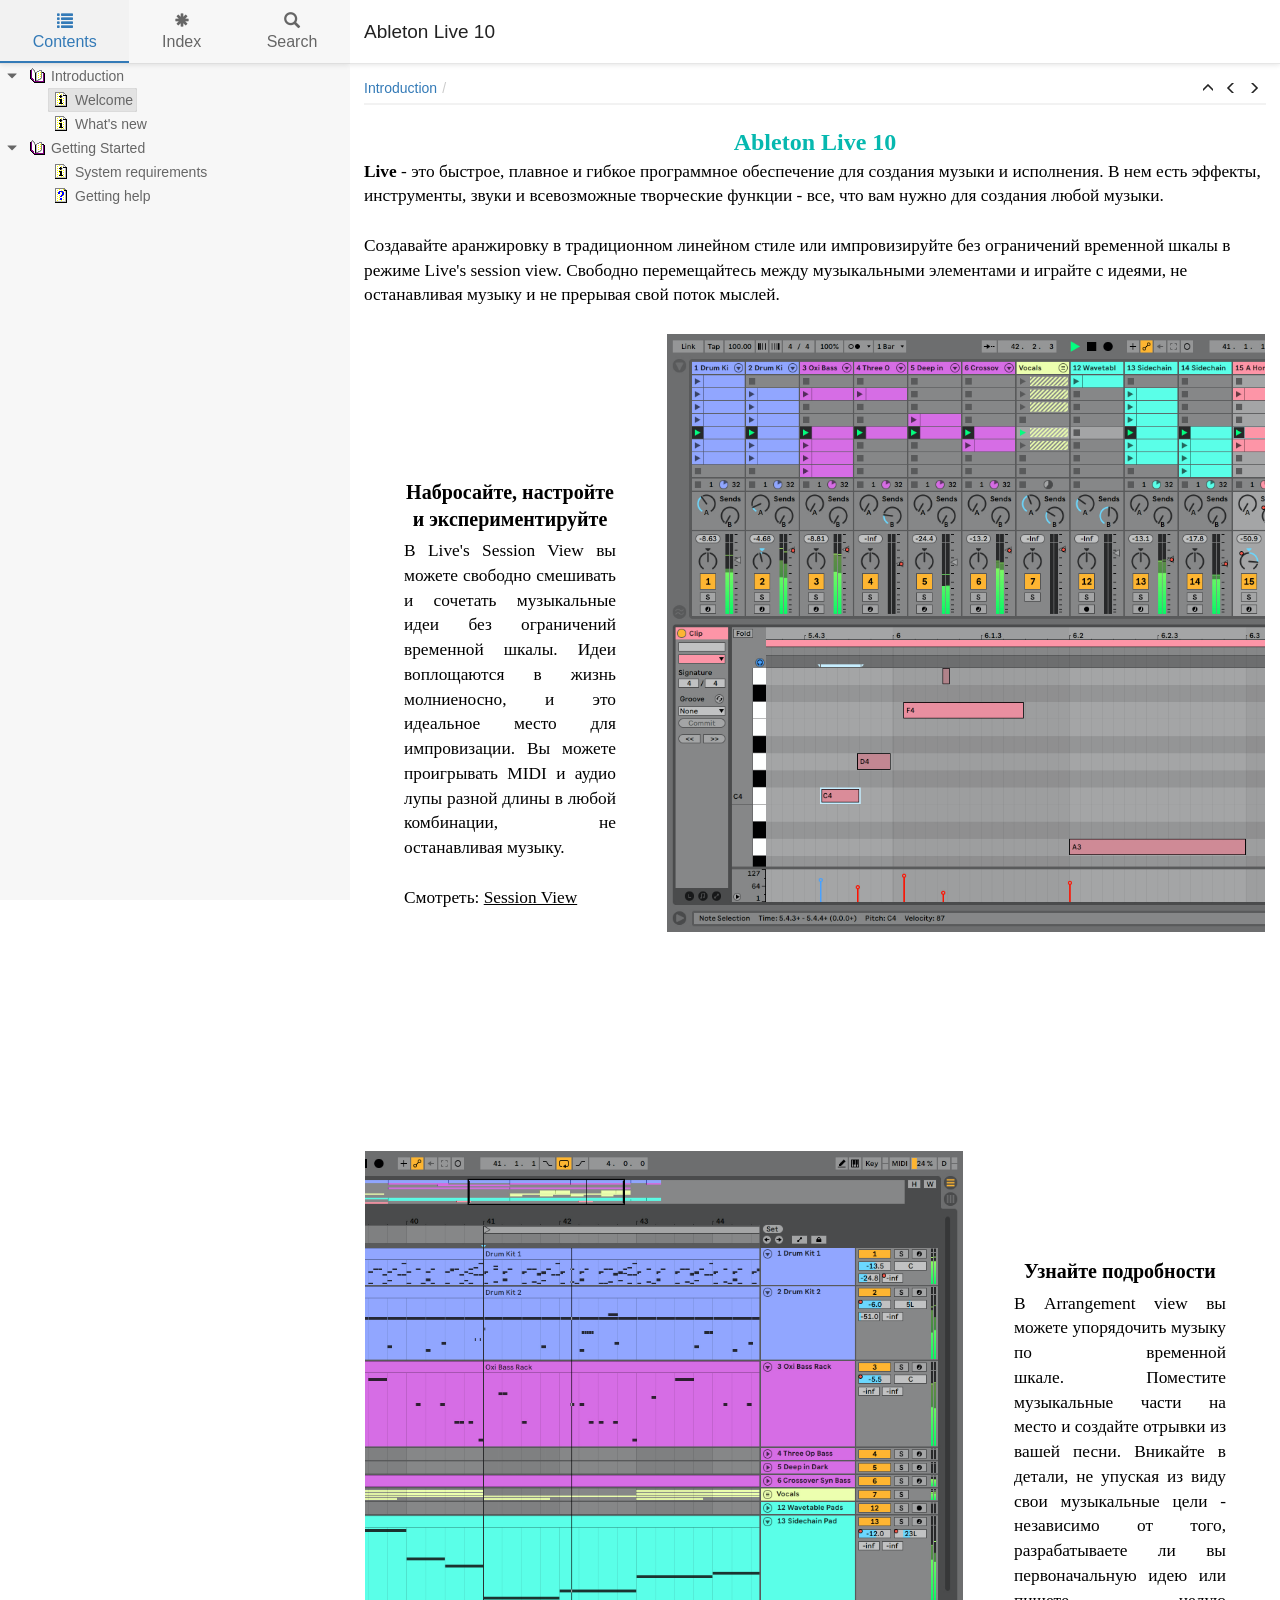
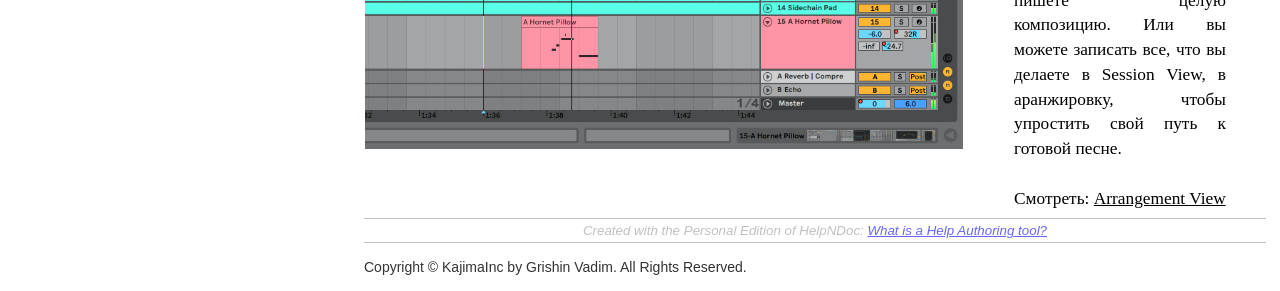
<file: index.html>
<!DOCTYPE html>
<html lang="ru">

<head>

  <meta charset="utf-8" />
  <meta http-equiv="X-UA-Compatible" content="IE=edge" />
  <meta name="generator" content="HelpNDoc Personal Edition 6.9.0.577">
  <meta name="viewport" content="width=device-width, initial-scale=1" />
  <link rel="icon" href="favicon.ico"/>

  <title>Welcome</title>
  <meta name="description" content="" /> 
  <meta name="keywords" content="">



  

  <!-- Twitter Card data -->
  <meta name="twitter:card" content="summary">
  <meta name="twitter:title" content="Welcome">
  <meta name="twitter:description" content="">

  <!-- Open Graph data -->
  <meta property="og:title" content="Welcome" />
  <meta property="og:type" content="article" />
  <meta property="og:description" content="" />
  <meta property="og:site_name" content="Ableton Live 10" /> 

  <!-- Bootstrap core CSS -->
  <link href="vendors/bootstrap-3.4.1/css/bootstrap.min.css" rel="stylesheet"/>

  <!-- IE10 viewport hack for Surface/desktop Windows 8 bug -->
  <link href="vendors/bootstrap-3.4.1/css/ie10-viewport-bug-workaround.css" rel="stylesheet"/>

  <!-- HTML5 shim and Respond.js for IE8 support of HTML5 elements and media queries -->
  <!--[if lt IE 9]>
      <script src="vendors/html5shiv-3.7.3/html5shiv.min.js"></script>
      <script src="vendors/respond-1.4.2/respond.min.js"></script>
    <![endif]-->

  <!-- JsTree styles -->
  <link href="vendors/jstree-3.3.7/themes/default/style.min.css" rel="stylesheet"/>

  <!-- Hnd styles -->
  <link href="css/layout.min.css" rel="stylesheet" />
  <link href="css/effects.min.css" rel="stylesheet" />
  <link href="css/theme-light-blue.min.css" rel="stylesheet" />
  <link href="css/print.min.css" rel="stylesheet" media="print" />
  <style type="text/css">nav { width: 350px} @media screen and (min-width:769px) { body.md-nav-expanded div#main { margin-left: 350px} body.md-nav-expanded header { padding-left: 364px} }</style>

  <!-- Content style -->
  <link href="css/hnd.content.css" rel="stylesheet" />

  



</head>

<body class="md-nav-expanded">



  <div id="skip-link">
    <a href="#main-content" class="element-invisible">Skip to main content</a>
  </div>

  <header class="headroom">
    <button class="hnd-toggle btn btn-default">
      <span class="sr-only">Toggle navigation</span>
      <span class="icon-bar"></span><span class="icon-bar"></span><span class="icon-bar"></span>        
    </button>
    <h1>Ableton Live 10</h1>
    
  </header>

  <nav class="md-nav-expanded">
    <!-- Nav tabs -->
    <ul class="tab-tabs nav nav-tabs" role="tablist">
      <li id="nav-close"> 
        <button class="hnd-toggle btn btn-default">
          <span class="glyphicon glyphicon-remove" aria-hidden="true"></span>
        </button>
      </li>
      
	  
        <li role="presentation" class="tab active">
            <a href="#contents" id="tab-contents" aria-controls="contents" role="tab" data-toggle="tab">
                <i class="glyphicon glyphicon-list"></i>
                Contents
            </a>
        </li>
      
        <li role="presentation" class="tab">
            <a href="#index" id="tab-index" aria-controls="index" role="tab" data-toggle="tab">
                <i class="glyphicon glyphicon-asterisk"></i>
                Index
            </a>
        </li>
      
        <li role="presentation" class="tab">
            <a href="#search" id="tab-search" aria-controls="search" role="tab" data-toggle="tab">
                <i class="glyphicon glyphicon-search"></i>
                Search
            </a>
        </li>
      
    </ul>  <!-- /Nav tabs -->

    <!-- Tab panes -->
    <div class="tab-content">
	  
      <div role="tabpanel" class="tab-pane active" id="contents">
        <div id="toc" class="tree-container unselectable"
            
            data-openlvl="1"
        >
            <ul><li id="Introduction" ><a href="Introduction.html">Introduction</a><ul><li id="Welcome" data-jstree='{"icon": "icon-16"}'><a href="Welcome.html">Welcome</a></li><li id="Whatsnew" data-jstree='{"icon": "icon-16"}'><a href="Whatsnew.html">What's new</a></li></ul></li><li id="GettingStarted" ><a href="GettingStarted.html">Getting Started</a><ul><li id="Systemrequirements" data-jstree='{"icon": "icon-16"}'><a href="Systemrequirements.html">System requirements</a></li><li id="Gettinghelp" ><a href="Gettinghelp.html">Getting help</a></li></ul></li></ul>
        </div>
      </div>  <!-- /contents-->
      
      <div role="tabpanel" class="tab-pane" id="index">
        <div id="keywords" class="tree-container unselectable"
            
            data-openlvl="1"
        >
            <ul></ul>
        </div>
      </div>  <!-- /index-->
      
      <div role="tabpanel" class="tab-pane" id="search">
        <div class="search-content">
          <div class="search-input">
            <form id="search-form">
              <div class="form-group">
                <div class="input-group">
                  <input type="text" class="form-control" id="input-search" name="input-search" placeholder="Search..." />
                  <span class="input-group-btn">
                    <button class="btn btn-default" type="submit">
                      <span class="glyphicon glyphicon-search" aria-hidden="true"></span>
                    </button>
                  </span>
                </div>
              </div>
            </form>
          </div>  <!-- /search-input -->
          <div class="search-result">
            <div id="search-info"></div>
            <div class="tree-container unselectable" id="search-tree"></div>
          </div>  <!-- /search-result -->
        </div>  <!-- /search-content -->
      </div>  <!-- /search-->
      
    </div>  <!-- /Tab panes -->

  </nav>

  <div id="main">

    <article>
        <div id="topic-content" class="container-fluid" 
		  data-hnd-id="Welcome"
		  data-hnd-context="1"
		  data-hnd-title="Welcome"
		>
            
                <div class="navigation">
                    <ol class="breadcrumb">
                        <li><a href="Introduction.html">Introduction</a></li>
                    </ol>
                    <div class="nav-arrows">
                        <div class="btn-group btn-group-xs" role="group"><a class="btn btn-default" href="Introduction.html" title="Introduction" role="button"><span class="glyphicon glyphicon-menu-up" aria-hidden="true"></span></a><a class="btn btn-default" href="Introduction.html" title="Introduction" role="button"><span class="glyphicon glyphicon-menu-left" aria-hidden="true"></span></a><a class="btn btn-default" href="Whatsnew.html" title="What's new" role="button"><span class="glyphicon glyphicon-menu-right" aria-hidden="true"></span></a></div>
                    </div>
                </div> 
            

            <a id="main-content"></a>

            

            <div class="main-content">
                
<p></p>
<p class="rvps4"><span class="rvts18">Ableton Live 10</span></p>
<p class="rvps3"><span class="rvts15">Live</span><span class="rvts14">&nbsp;- это быстрое, плавное и гибкое программное обеспечение для создания музыки и исполнения. В нем есть эффекты, инструменты, звуки и всевозможные творческие функции - все, что вам нужно для создания любой музыки.</span></p>
<p class="rvps3"><span class="rvts14"><br/></span></p>
<p class="rvps3"><span class="rvts14">Создавайте аранжировку в традиционном линейном стиле или импровизируйте без ограничений временной шкалы в режиме Live's session view. Свободно перемещайтесь между музыкальными элементами и играйте с идеями, не останавливая музыку и не прерывая свой поток мыслей.</span></p>
<p class="rvps3"><span class="rvts14"><br/></span></p>
<h3 class="rvps5"><img width="600" height="600" alt="" style="float: right; padding : 1px;" src="lib/screenshot-session-view.png"></h3>
<h3 class="rvps5"><span class="rvts0"><span class="rvts13"><br/></span></span></h3>
<h3 class="rvps5"><span class="rvts0"><span class="rvts13"><br/></span></span></h3>
<h3 class="rvps5"><span class="rvts0"><span class="rvts13"><br/></span></span></h3>
<h3 class="rvps5"><span class="rvts0"><span class="rvts13"><br/></span></span></h3>
<h3 class="rvps8"><span class="rvts0"><span class="rvts17">Набросайте, настройте и экспериментируйте</span></span></h3>
<p class="rvps9"><span class="rvts14">В Live's Session View вы можете свободно смешивать и сочетать музыкальные идеи без ограничений временной шкалы.&nbsp;Идеи воплощаются в жизнь молниеносно, и это идеальное место для импровизации.&nbsp;Вы можете проигрывать MIDI и аудио лупы разной длины в любой комбинации, не останавливая музыку.</span></p>
<p class="rvps9"><span class="rvts14"><br/></span></p>
<p class="rvps9"><span class="rvts14">Смотреть: </span><a class="rvts19" href="https://www.youtube.com/watch?v=LGCxbIw4OR8" target="_blank">Session View</a></p>
<p class="rvps6"><span class="rvts16"><br/></span></p>
<p class="rvps6"><span class="rvts16"><br/></span></p>
<p class="rvps6"><span class="rvts16"><br/></span></p>
<p class="rvps6"><span class="rvts16"><br/></span></p>
<p class="rvps6"><span class="rvts16"><br/></span></p>
<p class="rvps6"><span class="rvts16"><br/></span></p>
<p class="rvps6"><span class="rvts16"><br/></span></p>
<p class="rvps6"><span class="rvts16"><br/></span></p>
<p class="rvps6"><span class="rvts16"><br/></span></p>
<p class="rvps7"><img width="600" height="600" alt="" style="float: left; padding : 1px;" src="lib/screenshot-arrangement-view.png"></p>
<p class="rvps7"><span class="rvts16"><br/></span></p>
<p class="rvps7"><span class="rvts16"><br/></span></p>
<p class="rvps7"><span class="rvts16"><br/></span></p>
<p class="rvps7"><span class="rvts16"><br/></span></p>
<h3 class="rvps10"><span class="rvts0"><span class="rvts17">Узнайте подробности</span></span></h3>
<p class="rvps11"><span class="rvts14">В Arrangement view вы можете упорядочить музыку по временной шкале.&nbsp;Поместите музыкальные части на место и создайте отрывки из вашей песни.&nbsp;Вникайте в детали, не упуская из виду свои музыкальные цели - независимо от того, разрабатываете ли вы первоначальную идею или пишете целую композицию.&nbsp;Или вы можете записать все, что вы делаете в Session View, в аранжировку, чтобы упростить свой путь к готовой песне.</span></p>
<p class="rvps11"><span class="rvts14"><br/></span></p>
<p class="rvps11"><span class="rvts14">Смотреть: </span><a class="rvts19" href="https://www.youtube.com/watch?v=riOD-fnyCsg" target="_blank">Arrangement View</a></p>
<p></p>
<p class="rvps2" style="clear: both;"><span class="rvts6">Created with the Personal Edition of HelpNDoc: </span><a class="rvts7" href="https://www.helpauthoringsoftware.com">What is a Help Authoring tool?</a></p>

            </div>
            
            <div id="topic_footer"><div id="topic_footer_content">Copyright &copy; KajimaInc by Grishin Vadim. All Rights Reserved.</div></div>
        </div>  <!-- /#topic-content -->
    </article>

    <footer></footer>

  </div>  <!-- /#main -->

  <div class="mask" data-toggle="sm-nav-expanded"></div>
  
  <!-- Modal -->
  <div class="modal fade" id="hndModal" tabindex="-1" role="dialog" aria-labelledby="hndModalLabel">
    <div class="modal-dialog" role="document">
      <div class="modal-content">
        <div class="modal-header">
          <button type="button" class="close" data-dismiss="modal" aria-label="Close"><span aria-hidden="true">&times;</span></button>
          <h4 class="modal-title" id="hndModalLabel"></h4>
        </div>
        <div class="modal-body">
        </div>
        <div class="modal-footer">
          <button type="button" class="btn btn-primary modal-btn-close" data-dismiss="modal">Close</button>
        </div>
      </div>
    </div>
  </div>

  <!-- Scripts -->
  <script src="vendors/jquery-3.4.1/jquery.min.js"></script>
  <script src="vendors/bootstrap-3.4.1/js/bootstrap.min.js"></script>
  <script src="vendors/markjs-8.11.1/jquery.mark.min.js"></script>
  <script src="vendors/uri-1.19.1/uri.min.js"></script>
  <script src="vendors/imageMapResizer-1.0.7/imageMapResizer.min.js"></script>
  <!-- IE10 viewport hack for Surface/desktop Windows 8 bug -->
  <script src="vendors/bootstrap-3.4.1/js/ie10-viewport-bug-workaround.js"></script>
  
  <!-- Headroom -->
  <script src="vendors/headroom-0.9.4/headroom.min.js"></script>
  <script src="vendors/headroom-0.9.4/jquery.headroom.min.js"></script>

  <!-- JsTree -->
  <script src="vendors/jstree-3.3.7/jstree.min.js"></script>

  <!-- HelpNDoc scripts -->
  <script src="_translations.js"></script>
  <script src="js/hndsd.min.js"></script>
  <script src="js/hndse.min.js"></script>
  <script src="js/app.min.js"></script>

  <!-- Scripts -->
  <script>
    $(function() {
      // Create the app
      var app = new Hnd.App();
      // Update translations
      hnd_ut(app);
	  // Instanciate imageMapResizer
	  imageMapResize();
	  // Custom JS
	  
      // Boot the app
      app.Boot();
    });
  </script>



</body>

</html>
</file>
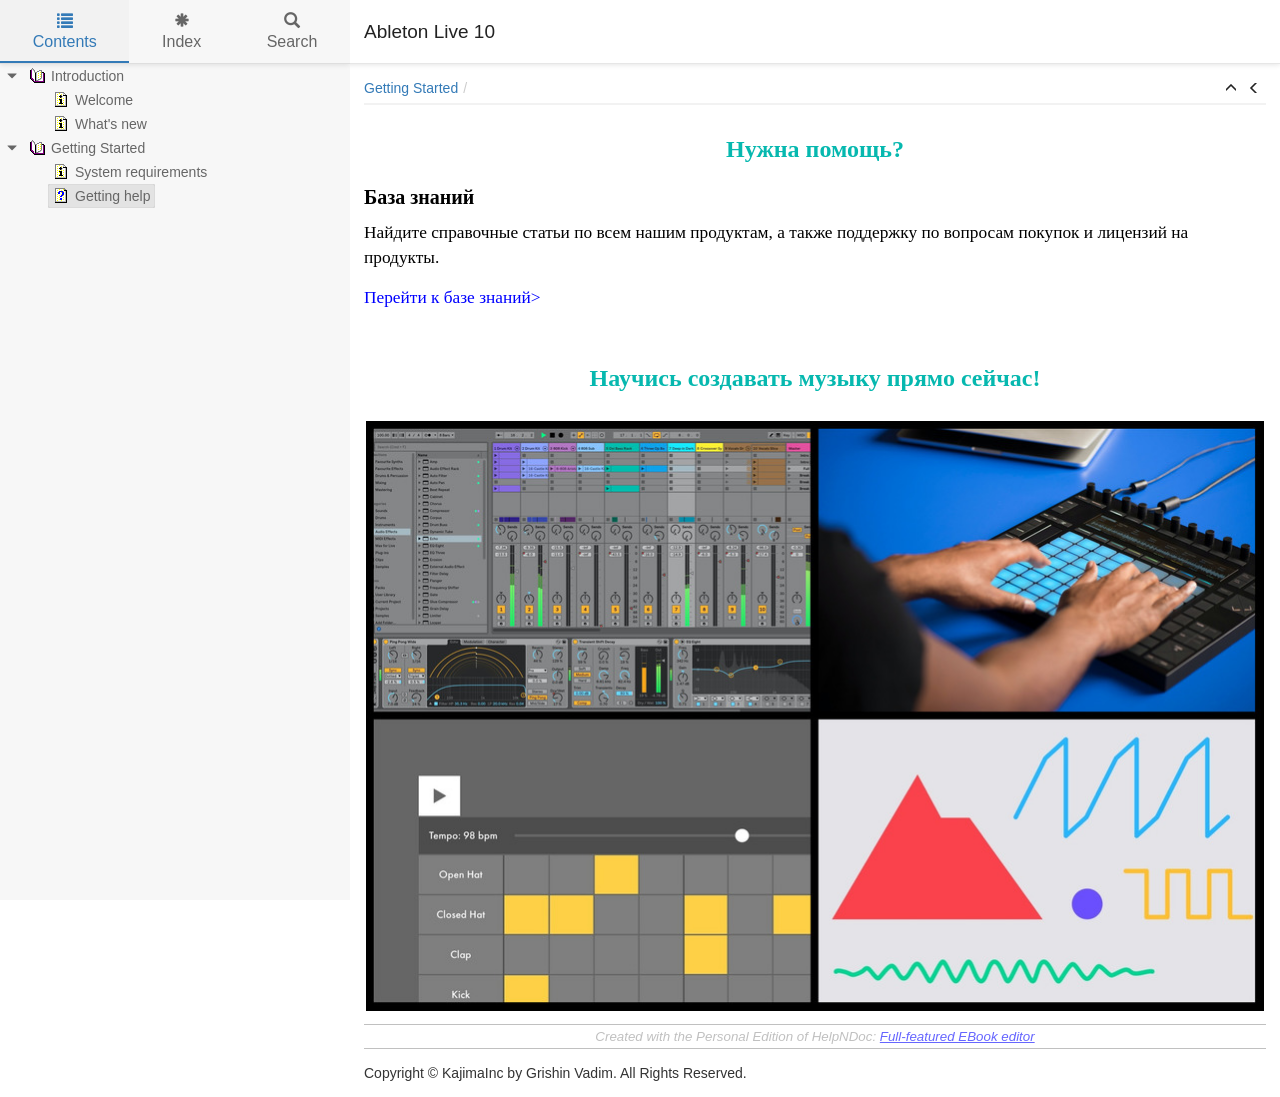
<file: Gettinghelp.html>
<!DOCTYPE html>
<html lang="ru">

<head>

  <meta charset="utf-8" />
  <meta http-equiv="X-UA-Compatible" content="IE=edge" />
  <meta name="generator" content="HelpNDoc Personal Edition 6.9.0.577">
  <meta name="viewport" content="width=device-width, initial-scale=1" />
  <link rel="icon" href="favicon.ico"/>

  <title>Getting help</title>
  <meta name="description" content="" /> 
  <meta name="keywords" content="">



  

  <!-- Twitter Card data -->
  <meta name="twitter:card" content="summary">
  <meta name="twitter:title" content="Getting help">
  <meta name="twitter:description" content="">

  <!-- Open Graph data -->
  <meta property="og:title" content="Getting help" />
  <meta property="og:type" content="article" />
  <meta property="og:description" content="" />
  <meta property="og:site_name" content="Ableton Live 10" /> 

  <!-- Bootstrap core CSS -->
  <link href="vendors/bootstrap-3.4.1/css/bootstrap.min.css" rel="stylesheet"/>

  <!-- IE10 viewport hack for Surface/desktop Windows 8 bug -->
  <link href="vendors/bootstrap-3.4.1/css/ie10-viewport-bug-workaround.css" rel="stylesheet"/>

  <!-- HTML5 shim and Respond.js for IE8 support of HTML5 elements and media queries -->
  <!--[if lt IE 9]>
      <script src="vendors/html5shiv-3.7.3/html5shiv.min.js"></script>
      <script src="vendors/respond-1.4.2/respond.min.js"></script>
    <![endif]-->

  <!-- JsTree styles -->
  <link href="vendors/jstree-3.3.7/themes/default/style.min.css" rel="stylesheet"/>

  <!-- Hnd styles -->
  <link href="css/layout.min.css" rel="stylesheet" />
  <link href="css/effects.min.css" rel="stylesheet" />
  <link href="css/theme-light-blue.min.css" rel="stylesheet" />
  <link href="css/print.min.css" rel="stylesheet" media="print" />
  <style type="text/css">nav { width: 350px} @media screen and (min-width:769px) { body.md-nav-expanded div#main { margin-left: 350px} body.md-nav-expanded header { padding-left: 364px} }</style>

  <!-- Content style -->
  <link href="css/hnd.content.css" rel="stylesheet" />

  



</head>

<body class="md-nav-expanded">



  <div id="skip-link">
    <a href="#main-content" class="element-invisible">Skip to main content</a>
  </div>

  <header class="headroom">
    <button class="hnd-toggle btn btn-default">
      <span class="sr-only">Toggle navigation</span>
      <span class="icon-bar"></span><span class="icon-bar"></span><span class="icon-bar"></span>        
    </button>
    <h1>Ableton Live 10</h1>
    
  </header>

  <nav class="md-nav-expanded">
    <!-- Nav tabs -->
    <ul class="tab-tabs nav nav-tabs" role="tablist">
      <li id="nav-close"> 
        <button class="hnd-toggle btn btn-default">
          <span class="glyphicon glyphicon-remove" aria-hidden="true"></span>
        </button>
      </li>
      
	  
        <li role="presentation" class="tab active">
            <a href="#contents" id="tab-contents" aria-controls="contents" role="tab" data-toggle="tab">
                <i class="glyphicon glyphicon-list"></i>
                Contents
            </a>
        </li>
      
        <li role="presentation" class="tab">
            <a href="#index" id="tab-index" aria-controls="index" role="tab" data-toggle="tab">
                <i class="glyphicon glyphicon-asterisk"></i>
                Index
            </a>
        </li>
      
        <li role="presentation" class="tab">
            <a href="#search" id="tab-search" aria-controls="search" role="tab" data-toggle="tab">
                <i class="glyphicon glyphicon-search"></i>
                Search
            </a>
        </li>
      
    </ul>  <!-- /Nav tabs -->

    <!-- Tab panes -->
    <div class="tab-content">
	  
      <div role="tabpanel" class="tab-pane active" id="contents">
        <div id="toc" class="tree-container unselectable"
            data-url="_toc.json"
            data-openlvl="1"
        >
            
        </div>
      </div>  <!-- /contents-->
      
      <div role="tabpanel" class="tab-pane" id="index">
        <div id="keywords" class="tree-container unselectable"
            data-url="_keywords.json"
            data-openlvl="1"
        >
            
        </div>
      </div>  <!-- /index-->
      
      <div role="tabpanel" class="tab-pane" id="search">
        <div class="search-content">
          <div class="search-input">
            <form id="search-form">
              <div class="form-group">
                <div class="input-group">
                  <input type="text" class="form-control" id="input-search" name="input-search" placeholder="Search..." />
                  <span class="input-group-btn">
                    <button class="btn btn-default" type="submit">
                      <span class="glyphicon glyphicon-search" aria-hidden="true"></span>
                    </button>
                  </span>
                </div>
              </div>
            </form>
          </div>  <!-- /search-input -->
          <div class="search-result">
            <div id="search-info"></div>
            <div class="tree-container unselectable" id="search-tree"></div>
          </div>  <!-- /search-result -->
        </div>  <!-- /search-content -->
      </div>  <!-- /search-->
      
    </div>  <!-- /Tab panes -->

  </nav>

  <div id="main">

    <article>
        <div id="topic-content" class="container-fluid" 
		  data-hnd-id="Gettinghelp"
		  data-hnd-context="5"
		  data-hnd-title="Getting help"
		>
            
                <div class="navigation">
                    <ol class="breadcrumb">
                        <li><a href="GettingStarted.html">Getting Started</a></li>
                    </ol>
                    <div class="nav-arrows">
                        <div class="btn-group btn-group-xs" role="group"><a class="btn btn-default" href="GettingStarted.html" title="Getting Started" role="button"><span class="glyphicon glyphicon-menu-up" aria-hidden="true"></span></a><a class="btn btn-default" href="Systemrequirements.html" title="System requirements" role="button"><span class="glyphicon glyphicon-menu-left" aria-hidden="true"></span></a></div>
                    </div>
                </div> 
            

            <a id="main-content"></a>

            

            <div class="main-content">
                
<p></p>
<h1 class="rvps19"><span class="rvts0"><span class="rvts18">Нужна помощь?</span></span></h1>
<h2 class="rvps20"><span class="rvts0"><span class="rvts17">База знаний</span></span></h2>
<p class="rvps21"><span class="rvts14">Найдите справочные статьи по всем нашим продуктам, а также поддержку по вопросам покупок и лицензий на продукты.</span></p>
<p class="rvps22"><a class="rvts21" href="https://help.ableton.com/hc/en-us" target="_blank">Перейти к базе знаний&gt;</a></p>
<p class="rvps22"><span class="rvts22"><br/></span></p>
<p class="rvps22"><span class="rvts22"><br/></span></p>
<p class="rvps23"><span class="rvts20">Научись создавать музыку прямо сейчас!</span></p>
<p class="rvps22"><span class="rvts22"><br/></span></p>
<p class="rvps23"><img width="900" height="591" alt="" style="padding : 1px;" src="lib/Learning.jpg" usemap="#1257A6AD6D50466B8F4DDD6C6E5328C9"><map name="1257A6AD6D50466B8F4DDD6C6E5328C9"><area shape="rect" coords="8,8,446,292" alt="Learn Live" title="Learn Live" href="https://www.ableton.com/en/live/learn-live/" target="_blank"><area shape="rect" coords="453,8,891,292" alt="Learn Push" title="Learn Push" href="https://www.ableton.com/en/push/learn-push/" target="_blank"><area shape="rect" coords="8,298,447,583" alt="Learning Music" title="Learning Music" href="https://learningmusic.ableton.com/" target="_blank"><area shape="rect" coords="453,298,891,583" alt="Learning Synths" title="Learning Synths" href="https://learningsynths.ableton.com/" target="_blank"></map></p>
<p></p>
<p class="rvps2" style="clear: both;"><span class="rvts6">Created with the Personal Edition of HelpNDoc: </span><a class="rvts7" href="https://www.helpndoc.com/create-epub-ebooks">Full-featured EBook editor</a></p>

            </div>
            
            <div id="topic_footer"><div id="topic_footer_content">Copyright &copy; KajimaInc by Grishin Vadim. All Rights Reserved.</div></div>
        </div>  <!-- /#topic-content -->
    </article>

    <footer></footer>

  </div>  <!-- /#main -->

  <div class="mask" data-toggle="sm-nav-expanded"></div>
  
  <!-- Modal -->
  <div class="modal fade" id="hndModal" tabindex="-1" role="dialog" aria-labelledby="hndModalLabel">
    <div class="modal-dialog" role="document">
      <div class="modal-content">
        <div class="modal-header">
          <button type="button" class="close" data-dismiss="modal" aria-label="Close"><span aria-hidden="true">&times;</span></button>
          <h4 class="modal-title" id="hndModalLabel"></h4>
        </div>
        <div class="modal-body">
        </div>
        <div class="modal-footer">
          <button type="button" class="btn btn-primary modal-btn-close" data-dismiss="modal">Close</button>
        </div>
      </div>
    </div>
  </div>

  <!-- Scripts -->
  <script src="vendors/jquery-3.4.1/jquery.min.js"></script>
  <script src="vendors/bootstrap-3.4.1/js/bootstrap.min.js"></script>
  <script src="vendors/markjs-8.11.1/jquery.mark.min.js"></script>
  <script src="vendors/uri-1.19.1/uri.min.js"></script>
  <script src="vendors/imageMapResizer-1.0.7/imageMapResizer.min.js"></script>
  <!-- IE10 viewport hack for Surface/desktop Windows 8 bug -->
  <script src="vendors/bootstrap-3.4.1/js/ie10-viewport-bug-workaround.js"></script>
  
  <!-- Headroom -->
  <script src="vendors/headroom-0.9.4/headroom.min.js"></script>
  <script src="vendors/headroom-0.9.4/jquery.headroom.min.js"></script>

  <!-- JsTree -->
  <script src="vendors/jstree-3.3.7/jstree.min.js"></script>

  <!-- HelpNDoc scripts -->
  <script src="_translations.js"></script>
  <script src="js/hndsd.min.js"></script>
  <script src="js/hndse.min.js"></script>
  <script src="js/app.min.js"></script>

  <!-- Scripts -->
  <script>
    $(function() {
      // Create the app
      var app = new Hnd.App();
      // Update translations
      hnd_ut(app);
	  // Instanciate imageMapResizer
	  imageMapResize();
	  // Custom JS
	  
      // Boot the app
      app.Boot();
    });
  </script>



</body>

</html>
</file>
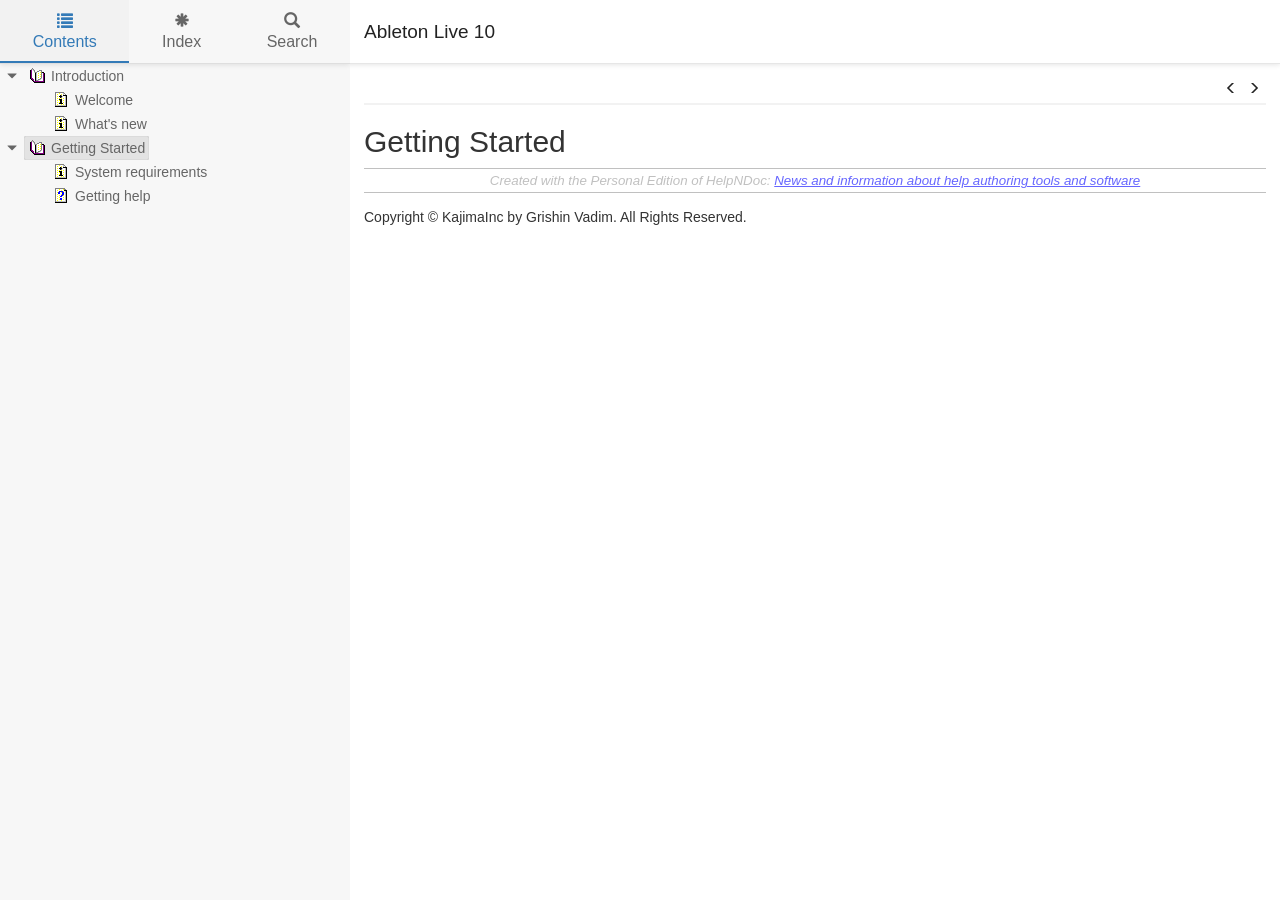
<file: GettingStarted.html>
<!DOCTYPE html>
<html lang="ru">

<head>

  <meta charset="utf-8" />
  <meta http-equiv="X-UA-Compatible" content="IE=edge" />
  <meta name="generator" content="HelpNDoc Personal Edition 6.9.0.577">
  <meta name="viewport" content="width=device-width, initial-scale=1" />
  <link rel="icon" href="favicon.ico"/>

  <title>Getting Started</title>
  <meta name="description" content="" /> 
  <meta name="keywords" content="">



  

  <!-- Twitter Card data -->
  <meta name="twitter:card" content="summary">
  <meta name="twitter:title" content="Getting Started">
  <meta name="twitter:description" content="">

  <!-- Open Graph data -->
  <meta property="og:title" content="Getting Started" />
  <meta property="og:type" content="article" />
  <meta property="og:description" content="" />
  <meta property="og:site_name" content="Ableton Live 10" /> 

  <!-- Bootstrap core CSS -->
  <link href="vendors/bootstrap-3.4.1/css/bootstrap.min.css" rel="stylesheet"/>

  <!-- IE10 viewport hack for Surface/desktop Windows 8 bug -->
  <link href="vendors/bootstrap-3.4.1/css/ie10-viewport-bug-workaround.css" rel="stylesheet"/>

  <!-- HTML5 shim and Respond.js for IE8 support of HTML5 elements and media queries -->
  <!--[if lt IE 9]>
      <script src="vendors/html5shiv-3.7.3/html5shiv.min.js"></script>
      <script src="vendors/respond-1.4.2/respond.min.js"></script>
    <![endif]-->

  <!-- JsTree styles -->
  <link href="vendors/jstree-3.3.7/themes/default/style.min.css" rel="stylesheet"/>

  <!-- Hnd styles -->
  <link href="css/layout.min.css" rel="stylesheet" />
  <link href="css/effects.min.css" rel="stylesheet" />
  <link href="css/theme-light-blue.min.css" rel="stylesheet" />
  <link href="css/print.min.css" rel="stylesheet" media="print" />
  <style type="text/css">nav { width: 350px} @media screen and (min-width:769px) { body.md-nav-expanded div#main { margin-left: 350px} body.md-nav-expanded header { padding-left: 364px} }</style>

  <!-- Content style -->
  <link href="css/hnd.content.css" rel="stylesheet" />

  



</head>

<body class="md-nav-expanded">



  <div id="skip-link">
    <a href="#main-content" class="element-invisible">Skip to main content</a>
  </div>

  <header class="headroom">
    <button class="hnd-toggle btn btn-default">
      <span class="sr-only">Toggle navigation</span>
      <span class="icon-bar"></span><span class="icon-bar"></span><span class="icon-bar"></span>        
    </button>
    <h1>Ableton Live 10</h1>
    
  </header>

  <nav class="md-nav-expanded">
    <!-- Nav tabs -->
    <ul class="tab-tabs nav nav-tabs" role="tablist">
      <li id="nav-close"> 
        <button class="hnd-toggle btn btn-default">
          <span class="glyphicon glyphicon-remove" aria-hidden="true"></span>
        </button>
      </li>
      
	  
        <li role="presentation" class="tab active">
            <a href="#contents" id="tab-contents" aria-controls="contents" role="tab" data-toggle="tab">
                <i class="glyphicon glyphicon-list"></i>
                Contents
            </a>
        </li>
      
        <li role="presentation" class="tab">
            <a href="#index" id="tab-index" aria-controls="index" role="tab" data-toggle="tab">
                <i class="glyphicon glyphicon-asterisk"></i>
                Index
            </a>
        </li>
      
        <li role="presentation" class="tab">
            <a href="#search" id="tab-search" aria-controls="search" role="tab" data-toggle="tab">
                <i class="glyphicon glyphicon-search"></i>
                Search
            </a>
        </li>
      
    </ul>  <!-- /Nav tabs -->

    <!-- Tab panes -->
    <div class="tab-content">
	  
      <div role="tabpanel" class="tab-pane active" id="contents">
        <div id="toc" class="tree-container unselectable"
            data-url="_toc.json"
            data-openlvl="1"
        >
            
        </div>
      </div>  <!-- /contents-->
      
      <div role="tabpanel" class="tab-pane" id="index">
        <div id="keywords" class="tree-container unselectable"
            data-url="_keywords.json"
            data-openlvl="1"
        >
            
        </div>
      </div>  <!-- /index-->
      
      <div role="tabpanel" class="tab-pane" id="search">
        <div class="search-content">
          <div class="search-input">
            <form id="search-form">
              <div class="form-group">
                <div class="input-group">
                  <input type="text" class="form-control" id="input-search" name="input-search" placeholder="Search..." />
                  <span class="input-group-btn">
                    <button class="btn btn-default" type="submit">
                      <span class="glyphicon glyphicon-search" aria-hidden="true"></span>
                    </button>
                  </span>
                </div>
              </div>
            </form>
          </div>  <!-- /search-input -->
          <div class="search-result">
            <div id="search-info"></div>
            <div class="tree-container unselectable" id="search-tree"></div>
          </div>  <!-- /search-result -->
        </div>  <!-- /search-content -->
      </div>  <!-- /search-->
      
    </div>  <!-- /Tab panes -->

  </nav>

  <div id="main">

    <article>
        <div id="topic-content" class="container-fluid" 
		  data-hnd-id="GettingStarted"
		  data-hnd-context="3"
		  data-hnd-title="Getting Started"
		>
            
                <div class="navigation">
                    <ol class="breadcrumb">
                        
                    </ol>
                    <div class="nav-arrows">
                        <div class="btn-group btn-group-xs" role="group"><a class="btn btn-default" href="Whatsnew.html" title="What's new" role="button"><span class="glyphicon glyphicon-menu-left" aria-hidden="true"></span></a><a class="btn btn-default" href="Systemrequirements.html" title="System requirements" role="button"><span class="glyphicon glyphicon-menu-right" aria-hidden="true"></span></a></div>
                    </div>
                </div> 
            

            <a id="main-content"></a>

            <h2>Getting Started</h2>

            <div class="main-content">
                
<p></p>
<p></p>
<p class="rvps2" style="clear: both;"><span class="rvts6">Created with the Personal Edition of HelpNDoc: </span><a class="rvts7" href="https://www.helpauthoringsoftware.com">News and information about help authoring tools and software</a></p>

            </div>
            
            <div id="topic_footer"><div id="topic_footer_content">Copyright &copy; KajimaInc by Grishin Vadim. All Rights Reserved.</div></div>
        </div>  <!-- /#topic-content -->
    </article>

    <footer></footer>

  </div>  <!-- /#main -->

  <div class="mask" data-toggle="sm-nav-expanded"></div>
  
  <!-- Modal -->
  <div class="modal fade" id="hndModal" tabindex="-1" role="dialog" aria-labelledby="hndModalLabel">
    <div class="modal-dialog" role="document">
      <div class="modal-content">
        <div class="modal-header">
          <button type="button" class="close" data-dismiss="modal" aria-label="Close"><span aria-hidden="true">&times;</span></button>
          <h4 class="modal-title" id="hndModalLabel"></h4>
        </div>
        <div class="modal-body">
        </div>
        <div class="modal-footer">
          <button type="button" class="btn btn-primary modal-btn-close" data-dismiss="modal">Close</button>
        </div>
      </div>
    </div>
  </div>

  <!-- Scripts -->
  <script src="vendors/jquery-3.4.1/jquery.min.js"></script>
  <script src="vendors/bootstrap-3.4.1/js/bootstrap.min.js"></script>
  <script src="vendors/markjs-8.11.1/jquery.mark.min.js"></script>
  <script src="vendors/uri-1.19.1/uri.min.js"></script>
  <script src="vendors/imageMapResizer-1.0.7/imageMapResizer.min.js"></script>
  <!-- IE10 viewport hack for Surface/desktop Windows 8 bug -->
  <script src="vendors/bootstrap-3.4.1/js/ie10-viewport-bug-workaround.js"></script>
  
  <!-- Headroom -->
  <script src="vendors/headroom-0.9.4/headroom.min.js"></script>
  <script src="vendors/headroom-0.9.4/jquery.headroom.min.js"></script>

  <!-- JsTree -->
  <script src="vendors/jstree-3.3.7/jstree.min.js"></script>

  <!-- HelpNDoc scripts -->
  <script src="_translations.js"></script>
  <script src="js/hndsd.min.js"></script>
  <script src="js/hndse.min.js"></script>
  <script src="js/app.min.js"></script>

  <!-- Scripts -->
  <script>
    $(function() {
      // Create the app
      var app = new Hnd.App();
      // Update translations
      hnd_ut(app);
	  // Instanciate imageMapResizer
	  imageMapResize();
	  // Custom JS
	  
      // Boot the app
      app.Boot();
    });
  </script>



</body>

</html>
</file>
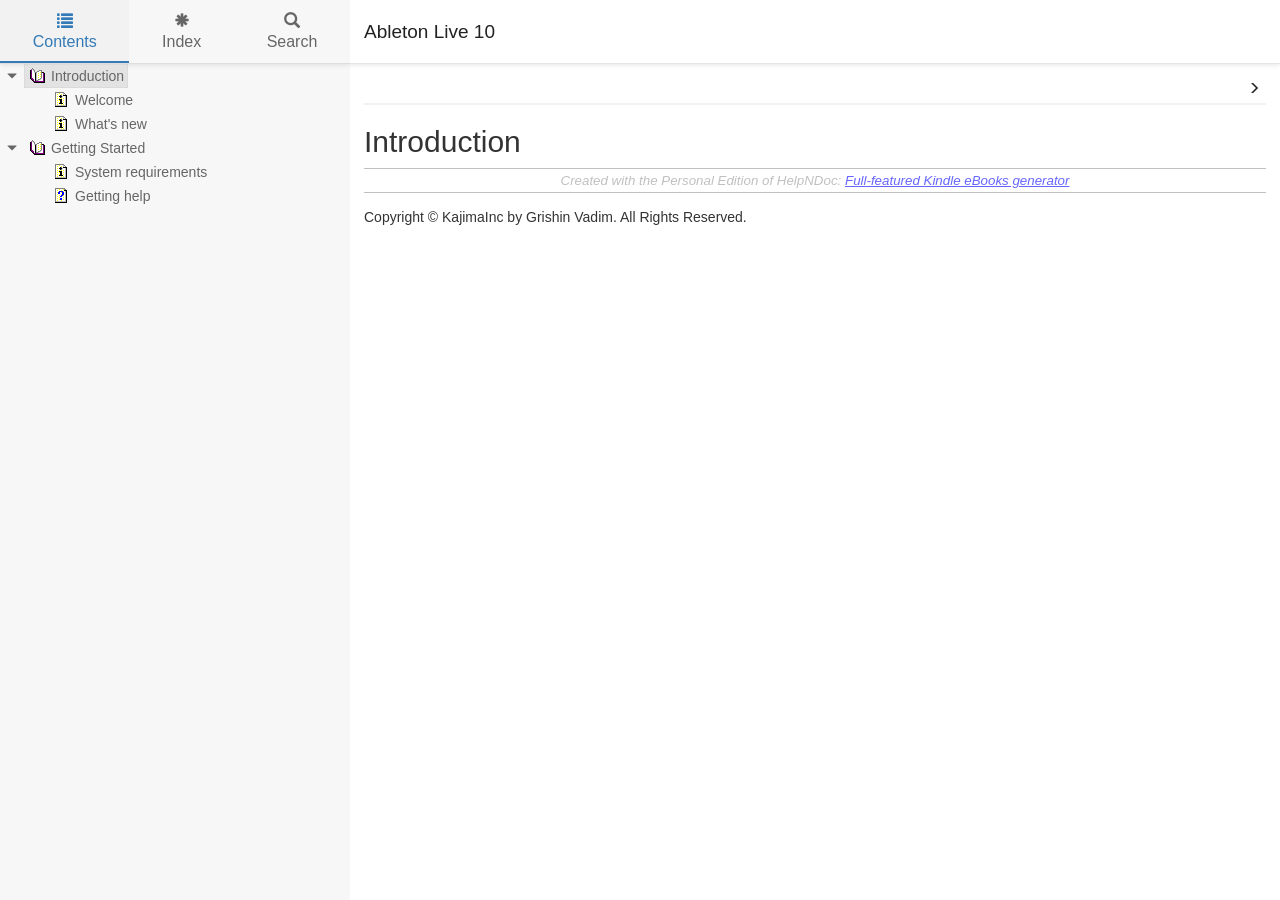
<file: Introduction.html>
<!DOCTYPE html>
<html lang="ru">

<head>

  <meta charset="utf-8" />
  <meta http-equiv="X-UA-Compatible" content="IE=edge" />
  <meta name="generator" content="HelpNDoc Personal Edition 6.9.0.577">
  <meta name="viewport" content="width=device-width, initial-scale=1" />
  <link rel="icon" href="favicon.ico"/>

  <title>Introduction</title>
  <meta name="description" content="" /> 
  <meta name="keywords" content="">



  

  <!-- Twitter Card data -->
  <meta name="twitter:card" content="summary">
  <meta name="twitter:title" content="Introduction">
  <meta name="twitter:description" content="">

  <!-- Open Graph data -->
  <meta property="og:title" content="Introduction" />
  <meta property="og:type" content="article" />
  <meta property="og:description" content="" />
  <meta property="og:site_name" content="Ableton Live 10" /> 

  <!-- Bootstrap core CSS -->
  <link href="vendors/bootstrap-3.4.1/css/bootstrap.min.css" rel="stylesheet"/>

  <!-- IE10 viewport hack for Surface/desktop Windows 8 bug -->
  <link href="vendors/bootstrap-3.4.1/css/ie10-viewport-bug-workaround.css" rel="stylesheet"/>

  <!-- HTML5 shim and Respond.js for IE8 support of HTML5 elements and media queries -->
  <!--[if lt IE 9]>
      <script src="vendors/html5shiv-3.7.3/html5shiv.min.js"></script>
      <script src="vendors/respond-1.4.2/respond.min.js"></script>
    <![endif]-->

  <!-- JsTree styles -->
  <link href="vendors/jstree-3.3.7/themes/default/style.min.css" rel="stylesheet"/>

  <!-- Hnd styles -->
  <link href="css/layout.min.css" rel="stylesheet" />
  <link href="css/effects.min.css" rel="stylesheet" />
  <link href="css/theme-light-blue.min.css" rel="stylesheet" />
  <link href="css/print.min.css" rel="stylesheet" media="print" />
  <style type="text/css">nav { width: 350px} @media screen and (min-width:769px) { body.md-nav-expanded div#main { margin-left: 350px} body.md-nav-expanded header { padding-left: 364px} }</style>

  <!-- Content style -->
  <link href="css/hnd.content.css" rel="stylesheet" />

  



</head>

<body class="md-nav-expanded">



  <div id="skip-link">
    <a href="#main-content" class="element-invisible">Skip to main content</a>
  </div>

  <header class="headroom">
    <button class="hnd-toggle btn btn-default">
      <span class="sr-only">Toggle navigation</span>
      <span class="icon-bar"></span><span class="icon-bar"></span><span class="icon-bar"></span>        
    </button>
    <h1>Ableton Live 10</h1>
    
  </header>

  <nav class="md-nav-expanded">
    <!-- Nav tabs -->
    <ul class="tab-tabs nav nav-tabs" role="tablist">
      <li id="nav-close"> 
        <button class="hnd-toggle btn btn-default">
          <span class="glyphicon glyphicon-remove" aria-hidden="true"></span>
        </button>
      </li>
      
	  
        <li role="presentation" class="tab active">
            <a href="#contents" id="tab-contents" aria-controls="contents" role="tab" data-toggle="tab">
                <i class="glyphicon glyphicon-list"></i>
                Contents
            </a>
        </li>
      
        <li role="presentation" class="tab">
            <a href="#index" id="tab-index" aria-controls="index" role="tab" data-toggle="tab">
                <i class="glyphicon glyphicon-asterisk"></i>
                Index
            </a>
        </li>
      
        <li role="presentation" class="tab">
            <a href="#search" id="tab-search" aria-controls="search" role="tab" data-toggle="tab">
                <i class="glyphicon glyphicon-search"></i>
                Search
            </a>
        </li>
      
    </ul>  <!-- /Nav tabs -->

    <!-- Tab panes -->
    <div class="tab-content">
	  
      <div role="tabpanel" class="tab-pane active" id="contents">
        <div id="toc" class="tree-container unselectable"
            data-url="_toc.json"
            data-openlvl="1"
        >
            
        </div>
      </div>  <!-- /contents-->
      
      <div role="tabpanel" class="tab-pane" id="index">
        <div id="keywords" class="tree-container unselectable"
            data-url="_keywords.json"
            data-openlvl="1"
        >
            
        </div>
      </div>  <!-- /index-->
      
      <div role="tabpanel" class="tab-pane" id="search">
        <div class="search-content">
          <div class="search-input">
            <form id="search-form">
              <div class="form-group">
                <div class="input-group">
                  <input type="text" class="form-control" id="input-search" name="input-search" placeholder="Search..." />
                  <span class="input-group-btn">
                    <button class="btn btn-default" type="submit">
                      <span class="glyphicon glyphicon-search" aria-hidden="true"></span>
                    </button>
                  </span>
                </div>
              </div>
            </form>
          </div>  <!-- /search-input -->
          <div class="search-result">
            <div id="search-info"></div>
            <div class="tree-container unselectable" id="search-tree"></div>
          </div>  <!-- /search-result -->
        </div>  <!-- /search-content -->
      </div>  <!-- /search-->
      
    </div>  <!-- /Tab panes -->

  </nav>

  <div id="main">

    <article>
        <div id="topic-content" class="container-fluid" 
		  data-hnd-id="Introduction"
		  data-hnd-context="0"
		  data-hnd-title="Introduction"
		>
            
                <div class="navigation">
                    <ol class="breadcrumb">
                        
                    </ol>
                    <div class="nav-arrows">
                        <div class="btn-group btn-group-xs" role="group"><a class="btn btn-default" href="Welcome.html" title="Welcome" role="button"><span class="glyphicon glyphicon-menu-right" aria-hidden="true"></span></a></div>
                    </div>
                </div> 
            

            <a id="main-content"></a>

            <h2>Introduction</h2>

            <div class="main-content">
                
<p></p>
<p></p>
<p class="rvps2" style="clear: both;"><span class="rvts6">Created with the Personal Edition of HelpNDoc: </span><a class="rvts7" href="https://www.helpndoc.com/feature-tour/create-ebooks-for-amazon-kindle">Full-featured Kindle eBooks generator</a></p>

            </div>
            
            <div id="topic_footer"><div id="topic_footer_content">Copyright &copy; KajimaInc by Grishin Vadim. All Rights Reserved.</div></div>
        </div>  <!-- /#topic-content -->
    </article>

    <footer></footer>

  </div>  <!-- /#main -->

  <div class="mask" data-toggle="sm-nav-expanded"></div>
  
  <!-- Modal -->
  <div class="modal fade" id="hndModal" tabindex="-1" role="dialog" aria-labelledby="hndModalLabel">
    <div class="modal-dialog" role="document">
      <div class="modal-content">
        <div class="modal-header">
          <button type="button" class="close" data-dismiss="modal" aria-label="Close"><span aria-hidden="true">&times;</span></button>
          <h4 class="modal-title" id="hndModalLabel"></h4>
        </div>
        <div class="modal-body">
        </div>
        <div class="modal-footer">
          <button type="button" class="btn btn-primary modal-btn-close" data-dismiss="modal">Close</button>
        </div>
      </div>
    </div>
  </div>

  <!-- Scripts -->
  <script src="vendors/jquery-3.4.1/jquery.min.js"></script>
  <script src="vendors/bootstrap-3.4.1/js/bootstrap.min.js"></script>
  <script src="vendors/markjs-8.11.1/jquery.mark.min.js"></script>
  <script src="vendors/uri-1.19.1/uri.min.js"></script>
  <script src="vendors/imageMapResizer-1.0.7/imageMapResizer.min.js"></script>
  <!-- IE10 viewport hack for Surface/desktop Windows 8 bug -->
  <script src="vendors/bootstrap-3.4.1/js/ie10-viewport-bug-workaround.js"></script>
  
  <!-- Headroom -->
  <script src="vendors/headroom-0.9.4/headroom.min.js"></script>
  <script src="vendors/headroom-0.9.4/jquery.headroom.min.js"></script>

  <!-- JsTree -->
  <script src="vendors/jstree-3.3.7/jstree.min.js"></script>

  <!-- HelpNDoc scripts -->
  <script src="_translations.js"></script>
  <script src="js/hndsd.min.js"></script>
  <script src="js/hndse.min.js"></script>
  <script src="js/app.min.js"></script>

  <!-- Scripts -->
  <script>
    $(function() {
      // Create the app
      var app = new Hnd.App();
      // Update translations
      hnd_ut(app);
	  // Instanciate imageMapResizer
	  imageMapResize();
	  // Custom JS
	  
      // Boot the app
      app.Boot();
    });
  </script>



</body>

</html>
</file>
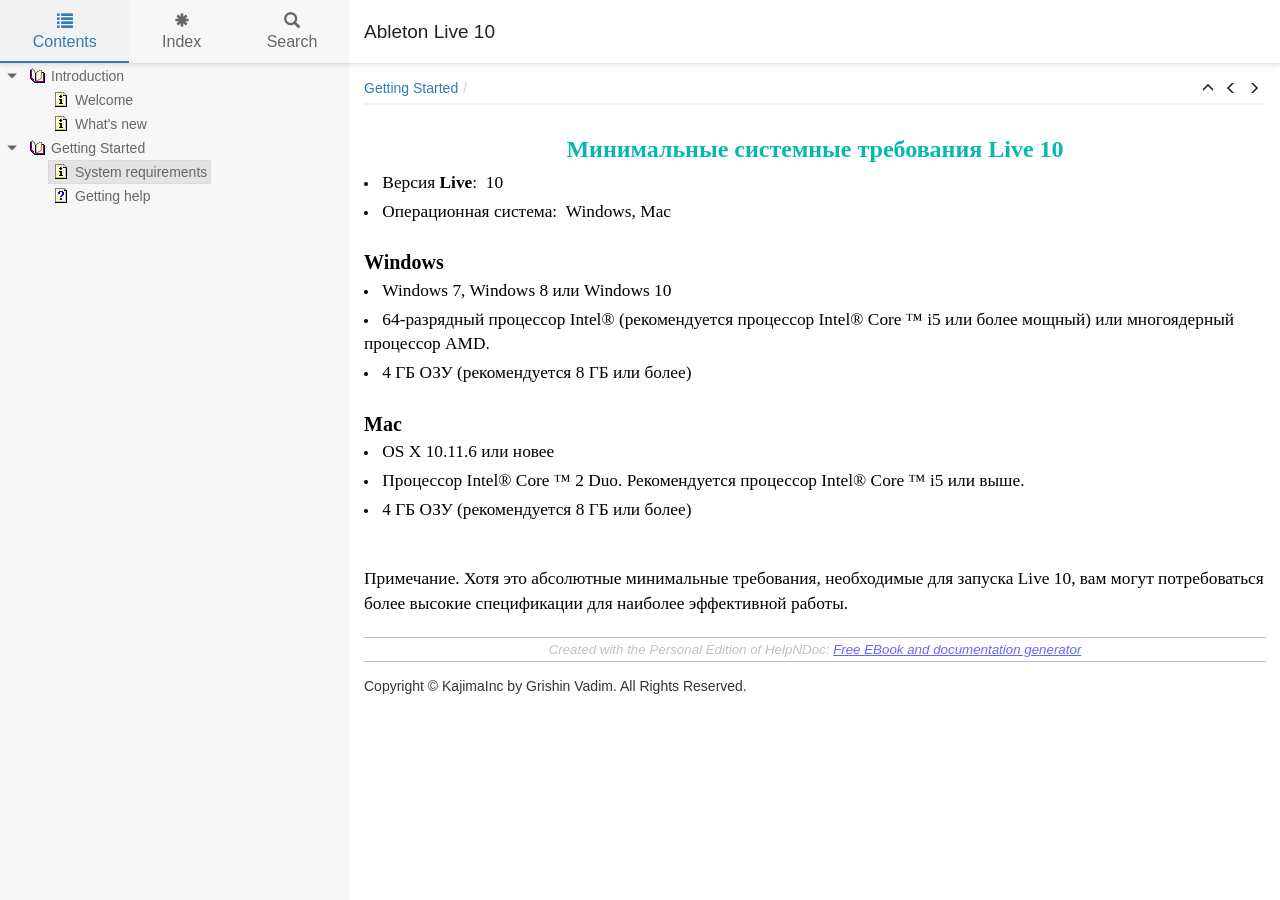
<file: Systemrequirements.html>
<!DOCTYPE html>
<html lang="ru">

<head>

  <meta charset="utf-8" />
  <meta http-equiv="X-UA-Compatible" content="IE=edge" />
  <meta name="generator" content="HelpNDoc Personal Edition 6.9.0.577">
  <meta name="viewport" content="width=device-width, initial-scale=1" />
  <link rel="icon" href="favicon.ico"/>

  <title>System requirements</title>
  <meta name="description" content="" /> 
  <meta name="keywords" content="">



  

  <!-- Twitter Card data -->
  <meta name="twitter:card" content="summary">
  <meta name="twitter:title" content="System requirements">
  <meta name="twitter:description" content="">

  <!-- Open Graph data -->
  <meta property="og:title" content="System requirements" />
  <meta property="og:type" content="article" />
  <meta property="og:description" content="" />
  <meta property="og:site_name" content="Ableton Live 10" /> 

  <!-- Bootstrap core CSS -->
  <link href="vendors/bootstrap-3.4.1/css/bootstrap.min.css" rel="stylesheet"/>

  <!-- IE10 viewport hack for Surface/desktop Windows 8 bug -->
  <link href="vendors/bootstrap-3.4.1/css/ie10-viewport-bug-workaround.css" rel="stylesheet"/>

  <!-- HTML5 shim and Respond.js for IE8 support of HTML5 elements and media queries -->
  <!--[if lt IE 9]>
      <script src="vendors/html5shiv-3.7.3/html5shiv.min.js"></script>
      <script src="vendors/respond-1.4.2/respond.min.js"></script>
    <![endif]-->

  <!-- JsTree styles -->
  <link href="vendors/jstree-3.3.7/themes/default/style.min.css" rel="stylesheet"/>

  <!-- Hnd styles -->
  <link href="css/layout.min.css" rel="stylesheet" />
  <link href="css/effects.min.css" rel="stylesheet" />
  <link href="css/theme-light-blue.min.css" rel="stylesheet" />
  <link href="css/print.min.css" rel="stylesheet" media="print" />
  <style type="text/css">nav { width: 350px} @media screen and (min-width:769px) { body.md-nav-expanded div#main { margin-left: 350px} body.md-nav-expanded header { padding-left: 364px} }</style>

  <!-- Content style -->
  <link href="css/hnd.content.css" rel="stylesheet" />

  



</head>

<body class="md-nav-expanded">



  <div id="skip-link">
    <a href="#main-content" class="element-invisible">Skip to main content</a>
  </div>

  <header class="headroom">
    <button class="hnd-toggle btn btn-default">
      <span class="sr-only">Toggle navigation</span>
      <span class="icon-bar"></span><span class="icon-bar"></span><span class="icon-bar"></span>        
    </button>
    <h1>Ableton Live 10</h1>
    
  </header>

  <nav class="md-nav-expanded">
    <!-- Nav tabs -->
    <ul class="tab-tabs nav nav-tabs" role="tablist">
      <li id="nav-close"> 
        <button class="hnd-toggle btn btn-default">
          <span class="glyphicon glyphicon-remove" aria-hidden="true"></span>
        </button>
      </li>
      
	  
        <li role="presentation" class="tab active">
            <a href="#contents" id="tab-contents" aria-controls="contents" role="tab" data-toggle="tab">
                <i class="glyphicon glyphicon-list"></i>
                Contents
            </a>
        </li>
      
        <li role="presentation" class="tab">
            <a href="#index" id="tab-index" aria-controls="index" role="tab" data-toggle="tab">
                <i class="glyphicon glyphicon-asterisk"></i>
                Index
            </a>
        </li>
      
        <li role="presentation" class="tab">
            <a href="#search" id="tab-search" aria-controls="search" role="tab" data-toggle="tab">
                <i class="glyphicon glyphicon-search"></i>
                Search
            </a>
        </li>
      
    </ul>  <!-- /Nav tabs -->

    <!-- Tab panes -->
    <div class="tab-content">
	  
      <div role="tabpanel" class="tab-pane active" id="contents">
        <div id="toc" class="tree-container unselectable"
            data-url="_toc.json"
            data-openlvl="1"
        >
            
        </div>
      </div>  <!-- /contents-->
      
      <div role="tabpanel" class="tab-pane" id="index">
        <div id="keywords" class="tree-container unselectable"
            data-url="_keywords.json"
            data-openlvl="1"
        >
            
        </div>
      </div>  <!-- /index-->
      
      <div role="tabpanel" class="tab-pane" id="search">
        <div class="search-content">
          <div class="search-input">
            <form id="search-form">
              <div class="form-group">
                <div class="input-group">
                  <input type="text" class="form-control" id="input-search" name="input-search" placeholder="Search..." />
                  <span class="input-group-btn">
                    <button class="btn btn-default" type="submit">
                      <span class="glyphicon glyphicon-search" aria-hidden="true"></span>
                    </button>
                  </span>
                </div>
              </div>
            </form>
          </div>  <!-- /search-input -->
          <div class="search-result">
            <div id="search-info"></div>
            <div class="tree-container unselectable" id="search-tree"></div>
          </div>  <!-- /search-result -->
        </div>  <!-- /search-content -->
      </div>  <!-- /search-->
      
    </div>  <!-- /Tab panes -->

  </nav>

  <div id="main">

    <article>
        <div id="topic-content" class="container-fluid" 
		  data-hnd-id="Systemrequirements"
		  data-hnd-context="4"
		  data-hnd-title="System requirements"
		>
            
                <div class="navigation">
                    <ol class="breadcrumb">
                        <li><a href="GettingStarted.html">Getting Started</a></li>
                    </ol>
                    <div class="nav-arrows">
                        <div class="btn-group btn-group-xs" role="group"><a class="btn btn-default" href="GettingStarted.html" title="Getting Started" role="button"><span class="glyphicon glyphicon-menu-up" aria-hidden="true"></span></a><a class="btn btn-default" href="GettingStarted.html" title="Getting Started" role="button"><span class="glyphicon glyphicon-menu-left" aria-hidden="true"></span></a><a class="btn btn-default" href="Gettinghelp.html" title="Getting help" role="button"><span class="glyphicon glyphicon-menu-right" aria-hidden="true"></span></a></div>
                    </div>
                </div> 
            

            <a id="main-content"></a>

            

            <div class="main-content">
                
<p></p>
<h1 class="rvps18"><span class="rvts0"><span class="rvts18">Минимальные системные требования Live 10</span></span></h1>
<ul style="text-indent: 0px; padding: 0; margin: 0 0 0 0px; list-style-position: inside;">
<li style="margin-left: 0px" class="rvps16"><span class="rvts14">Версия</span><span class="rvts15">&nbsp;Live</span><span class="rvts14">:&nbsp;&nbsp;10</span></li>
<li style="margin-left: 0px" class="rvps13"><span class="rvts14">Операционная система:&nbsp;&nbsp;Windows, Mac</span></li>
</ul>
<h3 class="rvps17"><span class="rvts0"><span class="rvts17">Windows</span></span></h3>
<ul style="text-indent: 0px; padding: 0; margin: 0 0 0 0px; list-style-position: inside;">
<li style="margin-left: 0px" class="rvps16"><span class="rvts14">Windows 7, Windows 8 или Windows 10&nbsp;</span></li>
<li style="margin-left: 0px" class="rvps16"><span class="rvts14">64-разрядный процессор Intel® (рекомендуется процессор Intel® Core ™ i5 или более мощный) или многоядерный процессор AMD.</span></li>
<li style="margin-left: 0px" class="rvps13"><span class="rvts14">4 ГБ ОЗУ (рекомендуется 8 ГБ или более)</span></li>
</ul>
<h3 class="rvps17"><span class="rvts0"><span class="rvts17">Mac</span></span></h3>
<ul style="text-indent: 0px; padding: 0; margin: 0 0 0 0px; list-style-position: inside;">
<li style="margin-left: 0px" class="rvps16"><span class="rvts14">OS X 10.11.6 или новее</span></li>
<li style="margin-left: 0px" class="rvps16"><span class="rvts14">Процессор Intel® Core ™ 2 Duo.&nbsp;Рекомендуется процессор Intel® Core ™ i5 или выше.</span></li>
<li style="margin-left: 0px" class="rvps13"><span class="rvts14">4 ГБ ОЗУ (рекомендуется 8 ГБ или более)</span></li>
</ul>
<p class="rvps15"><span class="rvts14"><br/></span></p>
<p class="rvps15"><span class="rvts14">Примечание.&nbsp;Хотя это абсолютные минимальные требования, необходимые для запуска Live 10, вам могут потребоваться более высокие спецификации для наиболее эффективной работы.</span></p>
<p></p>
<p class="rvps2" style="clear: both;"><span class="rvts6">Created with the Personal Edition of HelpNDoc: </span><a class="rvts7" href="https://www.helpndoc.com">Free EBook and documentation generator</a></p>

            </div>
            
            <div id="topic_footer"><div id="topic_footer_content">Copyright &copy; KajimaInc by Grishin Vadim. All Rights Reserved.</div></div>
        </div>  <!-- /#topic-content -->
    </article>

    <footer></footer>

  </div>  <!-- /#main -->

  <div class="mask" data-toggle="sm-nav-expanded"></div>
  
  <!-- Modal -->
  <div class="modal fade" id="hndModal" tabindex="-1" role="dialog" aria-labelledby="hndModalLabel">
    <div class="modal-dialog" role="document">
      <div class="modal-content">
        <div class="modal-header">
          <button type="button" class="close" data-dismiss="modal" aria-label="Close"><span aria-hidden="true">&times;</span></button>
          <h4 class="modal-title" id="hndModalLabel"></h4>
        </div>
        <div class="modal-body">
        </div>
        <div class="modal-footer">
          <button type="button" class="btn btn-primary modal-btn-close" data-dismiss="modal">Close</button>
        </div>
      </div>
    </div>
  </div>

  <!-- Scripts -->
  <script src="vendors/jquery-3.4.1/jquery.min.js"></script>
  <script src="vendors/bootstrap-3.4.1/js/bootstrap.min.js"></script>
  <script src="vendors/markjs-8.11.1/jquery.mark.min.js"></script>
  <script src="vendors/uri-1.19.1/uri.min.js"></script>
  <script src="vendors/imageMapResizer-1.0.7/imageMapResizer.min.js"></script>
  <!-- IE10 viewport hack for Surface/desktop Windows 8 bug -->
  <script src="vendors/bootstrap-3.4.1/js/ie10-viewport-bug-workaround.js"></script>
  
  <!-- Headroom -->
  <script src="vendors/headroom-0.9.4/headroom.min.js"></script>
  <script src="vendors/headroom-0.9.4/jquery.headroom.min.js"></script>

  <!-- JsTree -->
  <script src="vendors/jstree-3.3.7/jstree.min.js"></script>

  <!-- HelpNDoc scripts -->
  <script src="_translations.js"></script>
  <script src="js/hndsd.min.js"></script>
  <script src="js/hndse.min.js"></script>
  <script src="js/app.min.js"></script>

  <!-- Scripts -->
  <script>
    $(function() {
      // Create the app
      var app = new Hnd.App();
      // Update translations
      hnd_ut(app);
	  // Instanciate imageMapResizer
	  imageMapResize();
	  // Custom JS
	  
      // Boot the app
      app.Boot();
    });
  </script>



</body>

</html>
</file>
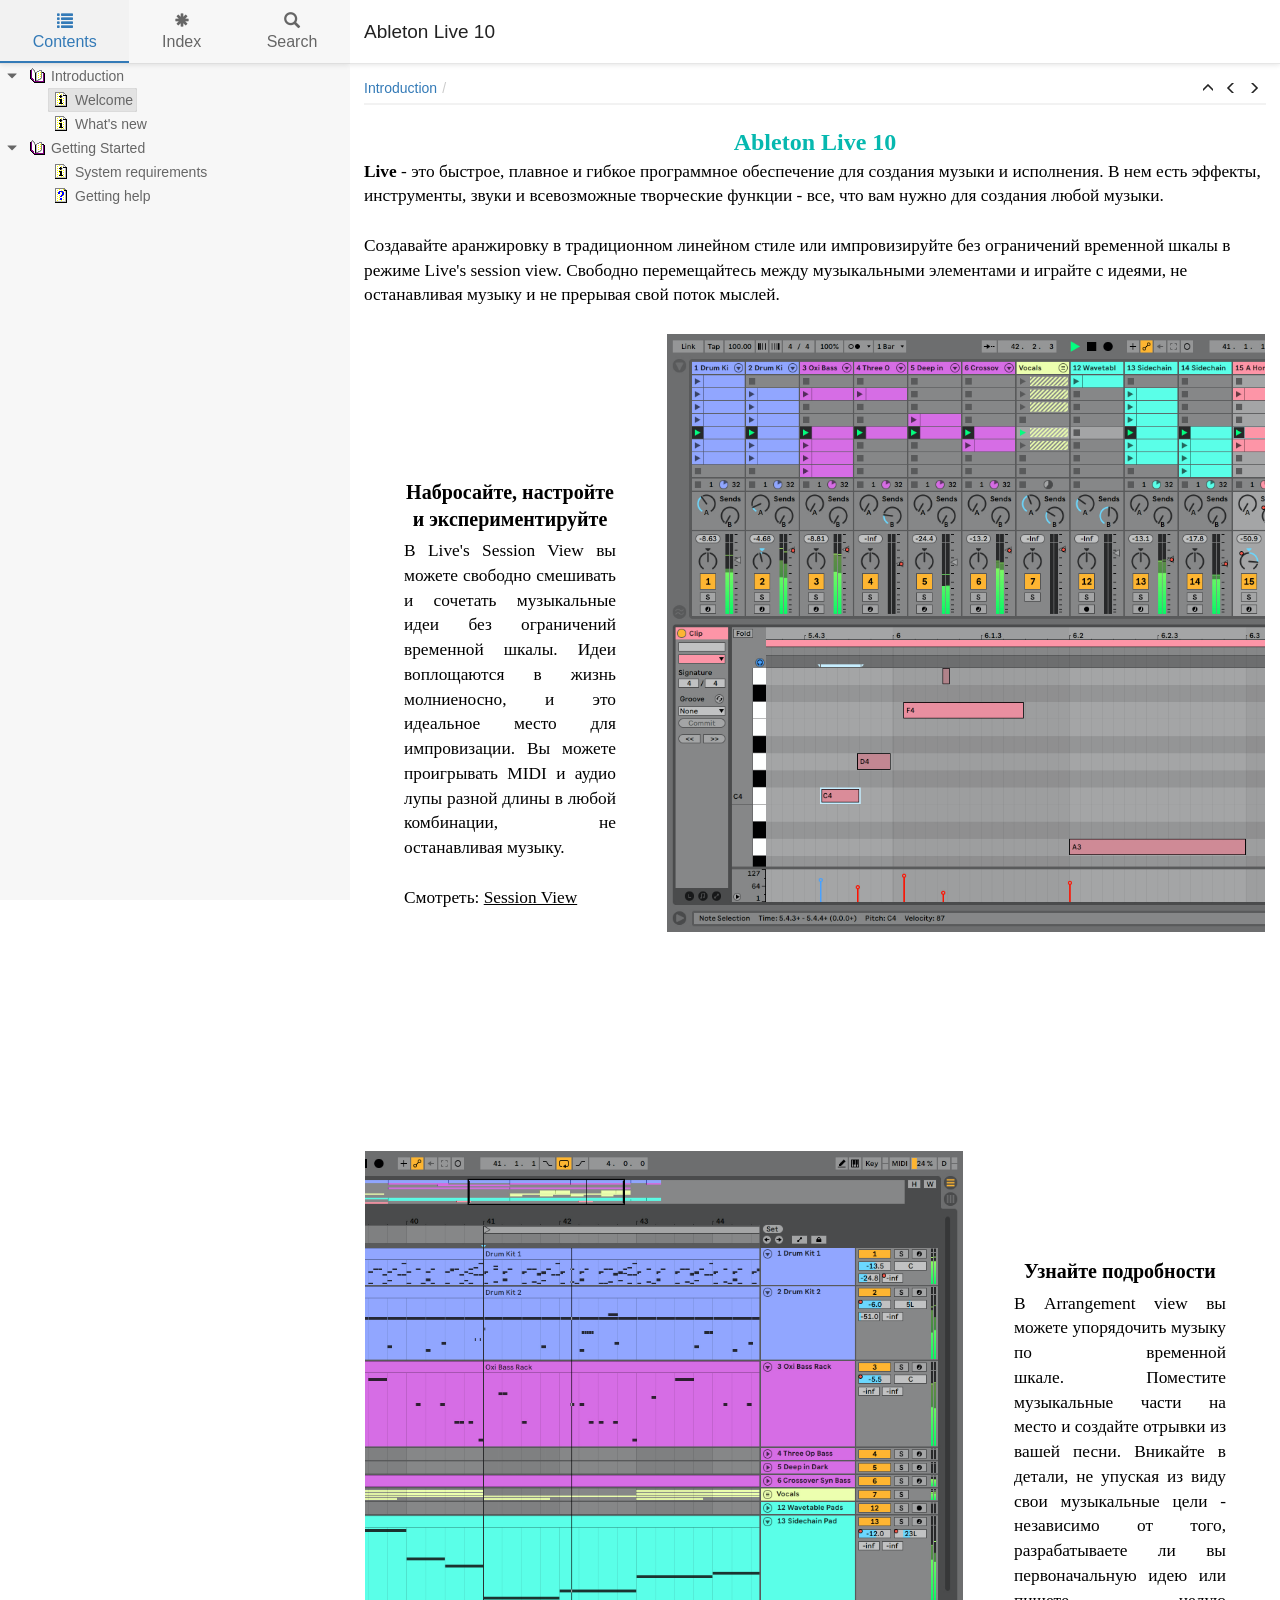
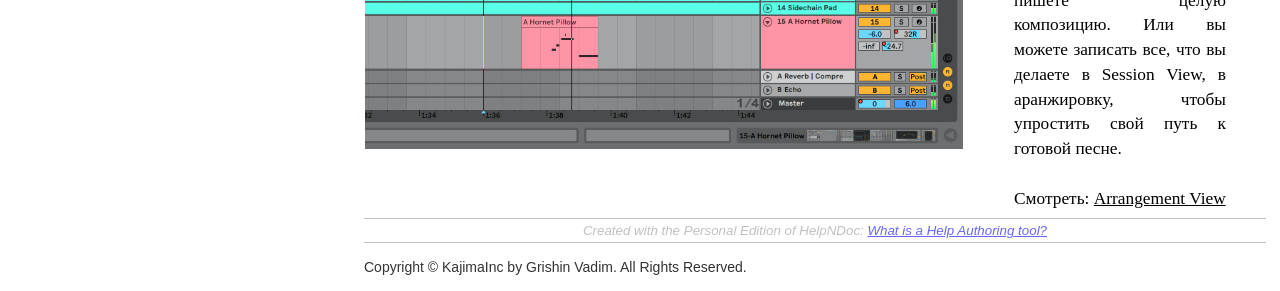
<file: Welcome.html>
<!DOCTYPE html>
<html lang="ru">

<head>

  <meta charset="utf-8" />
  <meta http-equiv="X-UA-Compatible" content="IE=edge" />
  <meta name="generator" content="HelpNDoc Personal Edition 6.9.0.577">
  <meta name="viewport" content="width=device-width, initial-scale=1" />
  <link rel="icon" href="favicon.ico"/>

  <title>Welcome</title>
  <meta name="description" content="" /> 
  <meta name="keywords" content="">



  

  <!-- Twitter Card data -->
  <meta name="twitter:card" content="summary">
  <meta name="twitter:title" content="Welcome">
  <meta name="twitter:description" content="">

  <!-- Open Graph data -->
  <meta property="og:title" content="Welcome" />
  <meta property="og:type" content="article" />
  <meta property="og:description" content="" />
  <meta property="og:site_name" content="Ableton Live 10" /> 

  <!-- Bootstrap core CSS -->
  <link href="vendors/bootstrap-3.4.1/css/bootstrap.min.css" rel="stylesheet"/>

  <!-- IE10 viewport hack for Surface/desktop Windows 8 bug -->
  <link href="vendors/bootstrap-3.4.1/css/ie10-viewport-bug-workaround.css" rel="stylesheet"/>

  <!-- HTML5 shim and Respond.js for IE8 support of HTML5 elements and media queries -->
  <!--[if lt IE 9]>
      <script src="vendors/html5shiv-3.7.3/html5shiv.min.js"></script>
      <script src="vendors/respond-1.4.2/respond.min.js"></script>
    <![endif]-->

  <!-- JsTree styles -->
  <link href="vendors/jstree-3.3.7/themes/default/style.min.css" rel="stylesheet"/>

  <!-- Hnd styles -->
  <link href="css/layout.min.css" rel="stylesheet" />
  <link href="css/effects.min.css" rel="stylesheet" />
  <link href="css/theme-light-blue.min.css" rel="stylesheet" />
  <link href="css/print.min.css" rel="stylesheet" media="print" />
  <style type="text/css">nav { width: 350px} @media screen and (min-width:769px) { body.md-nav-expanded div#main { margin-left: 350px} body.md-nav-expanded header { padding-left: 364px} }</style>

  <!-- Content style -->
  <link href="css/hnd.content.css" rel="stylesheet" />

  



</head>

<body class="md-nav-expanded">



  <div id="skip-link">
    <a href="#main-content" class="element-invisible">Skip to main content</a>
  </div>

  <header class="headroom">
    <button class="hnd-toggle btn btn-default">
      <span class="sr-only">Toggle navigation</span>
      <span class="icon-bar"></span><span class="icon-bar"></span><span class="icon-bar"></span>        
    </button>
    <h1>Ableton Live 10</h1>
    
  </header>

  <nav class="md-nav-expanded">
    <!-- Nav tabs -->
    <ul class="tab-tabs nav nav-tabs" role="tablist">
      <li id="nav-close"> 
        <button class="hnd-toggle btn btn-default">
          <span class="glyphicon glyphicon-remove" aria-hidden="true"></span>
        </button>
      </li>
      
	  
        <li role="presentation" class="tab active">
            <a href="#contents" id="tab-contents" aria-controls="contents" role="tab" data-toggle="tab">
                <i class="glyphicon glyphicon-list"></i>
                Contents
            </a>
        </li>
      
        <li role="presentation" class="tab">
            <a href="#index" id="tab-index" aria-controls="index" role="tab" data-toggle="tab">
                <i class="glyphicon glyphicon-asterisk"></i>
                Index
            </a>
        </li>
      
        <li role="presentation" class="tab">
            <a href="#search" id="tab-search" aria-controls="search" role="tab" data-toggle="tab">
                <i class="glyphicon glyphicon-search"></i>
                Search
            </a>
        </li>
      
    </ul>  <!-- /Nav tabs -->

    <!-- Tab panes -->
    <div class="tab-content">
	  
      <div role="tabpanel" class="tab-pane active" id="contents">
        <div id="toc" class="tree-container unselectable"
            data-url="_toc.json"
            data-openlvl="1"
        >
            
        </div>
      </div>  <!-- /contents-->
      
      <div role="tabpanel" class="tab-pane" id="index">
        <div id="keywords" class="tree-container unselectable"
            data-url="_keywords.json"
            data-openlvl="1"
        >
            
        </div>
      </div>  <!-- /index-->
      
      <div role="tabpanel" class="tab-pane" id="search">
        <div class="search-content">
          <div class="search-input">
            <form id="search-form">
              <div class="form-group">
                <div class="input-group">
                  <input type="text" class="form-control" id="input-search" name="input-search" placeholder="Search..." />
                  <span class="input-group-btn">
                    <button class="btn btn-default" type="submit">
                      <span class="glyphicon glyphicon-search" aria-hidden="true"></span>
                    </button>
                  </span>
                </div>
              </div>
            </form>
          </div>  <!-- /search-input -->
          <div class="search-result">
            <div id="search-info"></div>
            <div class="tree-container unselectable" id="search-tree"></div>
          </div>  <!-- /search-result -->
        </div>  <!-- /search-content -->
      </div>  <!-- /search-->
      
    </div>  <!-- /Tab panes -->

  </nav>

  <div id="main">

    <article>
        <div id="topic-content" class="container-fluid" 
		  data-hnd-id="Welcome"
		  data-hnd-context="1"
		  data-hnd-title="Welcome"
		>
            
                <div class="navigation">
                    <ol class="breadcrumb">
                        <li><a href="Introduction.html">Introduction</a></li>
                    </ol>
                    <div class="nav-arrows">
                        <div class="btn-group btn-group-xs" role="group"><a class="btn btn-default" href="Introduction.html" title="Introduction" role="button"><span class="glyphicon glyphicon-menu-up" aria-hidden="true"></span></a><a class="btn btn-default" href="Introduction.html" title="Introduction" role="button"><span class="glyphicon glyphicon-menu-left" aria-hidden="true"></span></a><a class="btn btn-default" href="Whatsnew.html" title="What's new" role="button"><span class="glyphicon glyphicon-menu-right" aria-hidden="true"></span></a></div>
                    </div>
                </div> 
            

            <a id="main-content"></a>

            

            <div class="main-content">
                
<p></p>
<p class="rvps4"><span class="rvts18">Ableton Live 10</span></p>
<p class="rvps3"><span class="rvts15">Live</span><span class="rvts14">&nbsp;- это быстрое, плавное и гибкое программное обеспечение для создания музыки и исполнения. В нем есть эффекты, инструменты, звуки и всевозможные творческие функции - все, что вам нужно для создания любой музыки.</span></p>
<p class="rvps3"><span class="rvts14"><br/></span></p>
<p class="rvps3"><span class="rvts14">Создавайте аранжировку в традиционном линейном стиле или импровизируйте без ограничений временной шкалы в режиме Live's session view. Свободно перемещайтесь между музыкальными элементами и играйте с идеями, не останавливая музыку и не прерывая свой поток мыслей.</span></p>
<p class="rvps3"><span class="rvts14"><br/></span></p>
<h3 class="rvps5"><img width="600" height="600" alt="" style="float: right; padding : 1px;" src="lib/screenshot-session-view.png"></h3>
<h3 class="rvps5"><span class="rvts0"><span class="rvts13"><br/></span></span></h3>
<h3 class="rvps5"><span class="rvts0"><span class="rvts13"><br/></span></span></h3>
<h3 class="rvps5"><span class="rvts0"><span class="rvts13"><br/></span></span></h3>
<h3 class="rvps5"><span class="rvts0"><span class="rvts13"><br/></span></span></h3>
<h3 class="rvps8"><span class="rvts0"><span class="rvts17">Набросайте, настройте и экспериментируйте</span></span></h3>
<p class="rvps9"><span class="rvts14">В Live's Session View вы можете свободно смешивать и сочетать музыкальные идеи без ограничений временной шкалы.&nbsp;Идеи воплощаются в жизнь молниеносно, и это идеальное место для импровизации.&nbsp;Вы можете проигрывать MIDI и аудио лупы разной длины в любой комбинации, не останавливая музыку.</span></p>
<p class="rvps9"><span class="rvts14"><br/></span></p>
<p class="rvps9"><span class="rvts14">Смотреть: </span><a class="rvts19" href="https://www.youtube.com/watch?v=LGCxbIw4OR8" target="_blank">Session View</a></p>
<p class="rvps6"><span class="rvts16"><br/></span></p>
<p class="rvps6"><span class="rvts16"><br/></span></p>
<p class="rvps6"><span class="rvts16"><br/></span></p>
<p class="rvps6"><span class="rvts16"><br/></span></p>
<p class="rvps6"><span class="rvts16"><br/></span></p>
<p class="rvps6"><span class="rvts16"><br/></span></p>
<p class="rvps6"><span class="rvts16"><br/></span></p>
<p class="rvps6"><span class="rvts16"><br/></span></p>
<p class="rvps6"><span class="rvts16"><br/></span></p>
<p class="rvps7"><img width="600" height="600" alt="" style="float: left; padding : 1px;" src="lib/screenshot-arrangement-view.png"></p>
<p class="rvps7"><span class="rvts16"><br/></span></p>
<p class="rvps7"><span class="rvts16"><br/></span></p>
<p class="rvps7"><span class="rvts16"><br/></span></p>
<p class="rvps7"><span class="rvts16"><br/></span></p>
<h3 class="rvps10"><span class="rvts0"><span class="rvts17">Узнайте подробности</span></span></h3>
<p class="rvps11"><span class="rvts14">В Arrangement view вы можете упорядочить музыку по временной шкале.&nbsp;Поместите музыкальные части на место и создайте отрывки из вашей песни.&nbsp;Вникайте в детали, не упуская из виду свои музыкальные цели - независимо от того, разрабатываете ли вы первоначальную идею или пишете целую композицию.&nbsp;Или вы можете записать все, что вы делаете в Session View, в аранжировку, чтобы упростить свой путь к готовой песне.</span></p>
<p class="rvps11"><span class="rvts14"><br/></span></p>
<p class="rvps11"><span class="rvts14">Смотреть: </span><a class="rvts19" href="https://www.youtube.com/watch?v=riOD-fnyCsg" target="_blank">Arrangement View</a></p>
<p></p>
<p class="rvps2" style="clear: both;"><span class="rvts6">Created with the Personal Edition of HelpNDoc: </span><a class="rvts7" href="https://www.helpauthoringsoftware.com">What is a Help Authoring tool?</a></p>

            </div>
            
            <div id="topic_footer"><div id="topic_footer_content">Copyright &copy; KajimaInc by Grishin Vadim. All Rights Reserved.</div></div>
        </div>  <!-- /#topic-content -->
    </article>

    <footer></footer>

  </div>  <!-- /#main -->

  <div class="mask" data-toggle="sm-nav-expanded"></div>
  
  <!-- Modal -->
  <div class="modal fade" id="hndModal" tabindex="-1" role="dialog" aria-labelledby="hndModalLabel">
    <div class="modal-dialog" role="document">
      <div class="modal-content">
        <div class="modal-header">
          <button type="button" class="close" data-dismiss="modal" aria-label="Close"><span aria-hidden="true">&times;</span></button>
          <h4 class="modal-title" id="hndModalLabel"></h4>
        </div>
        <div class="modal-body">
        </div>
        <div class="modal-footer">
          <button type="button" class="btn btn-primary modal-btn-close" data-dismiss="modal">Close</button>
        </div>
      </div>
    </div>
  </div>

  <!-- Scripts -->
  <script src="vendors/jquery-3.4.1/jquery.min.js"></script>
  <script src="vendors/bootstrap-3.4.1/js/bootstrap.min.js"></script>
  <script src="vendors/markjs-8.11.1/jquery.mark.min.js"></script>
  <script src="vendors/uri-1.19.1/uri.min.js"></script>
  <script src="vendors/imageMapResizer-1.0.7/imageMapResizer.min.js"></script>
  <!-- IE10 viewport hack for Surface/desktop Windows 8 bug -->
  <script src="vendors/bootstrap-3.4.1/js/ie10-viewport-bug-workaround.js"></script>
  
  <!-- Headroom -->
  <script src="vendors/headroom-0.9.4/headroom.min.js"></script>
  <script src="vendors/headroom-0.9.4/jquery.headroom.min.js"></script>

  <!-- JsTree -->
  <script src="vendors/jstree-3.3.7/jstree.min.js"></script>

  <!-- HelpNDoc scripts -->
  <script src="_translations.js"></script>
  <script src="js/hndsd.min.js"></script>
  <script src="js/hndse.min.js"></script>
  <script src="js/app.min.js"></script>

  <!-- Scripts -->
  <script>
    $(function() {
      // Create the app
      var app = new Hnd.App();
      // Update translations
      hnd_ut(app);
	  // Instanciate imageMapResizer
	  imageMapResize();
	  // Custom JS
	  
      // Boot the app
      app.Boot();
    });
  </script>



</body>

</html>
</file>
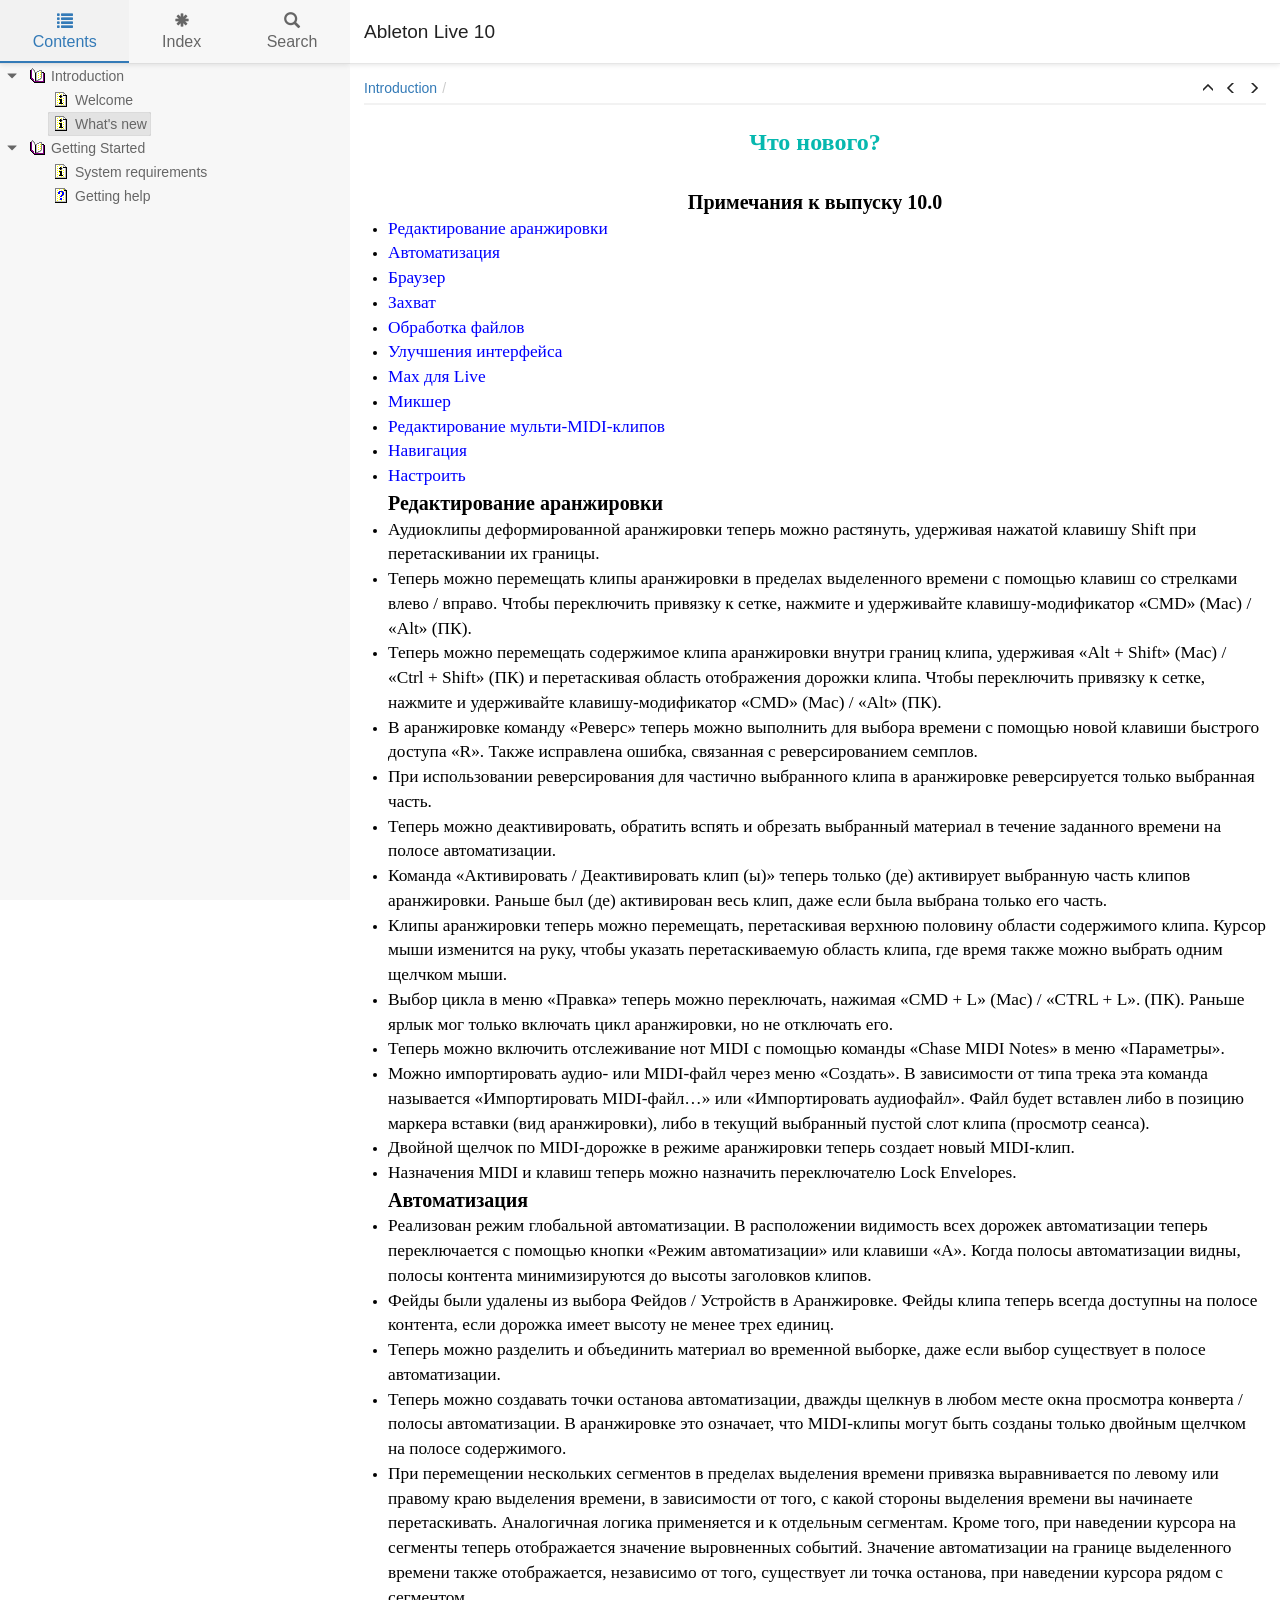
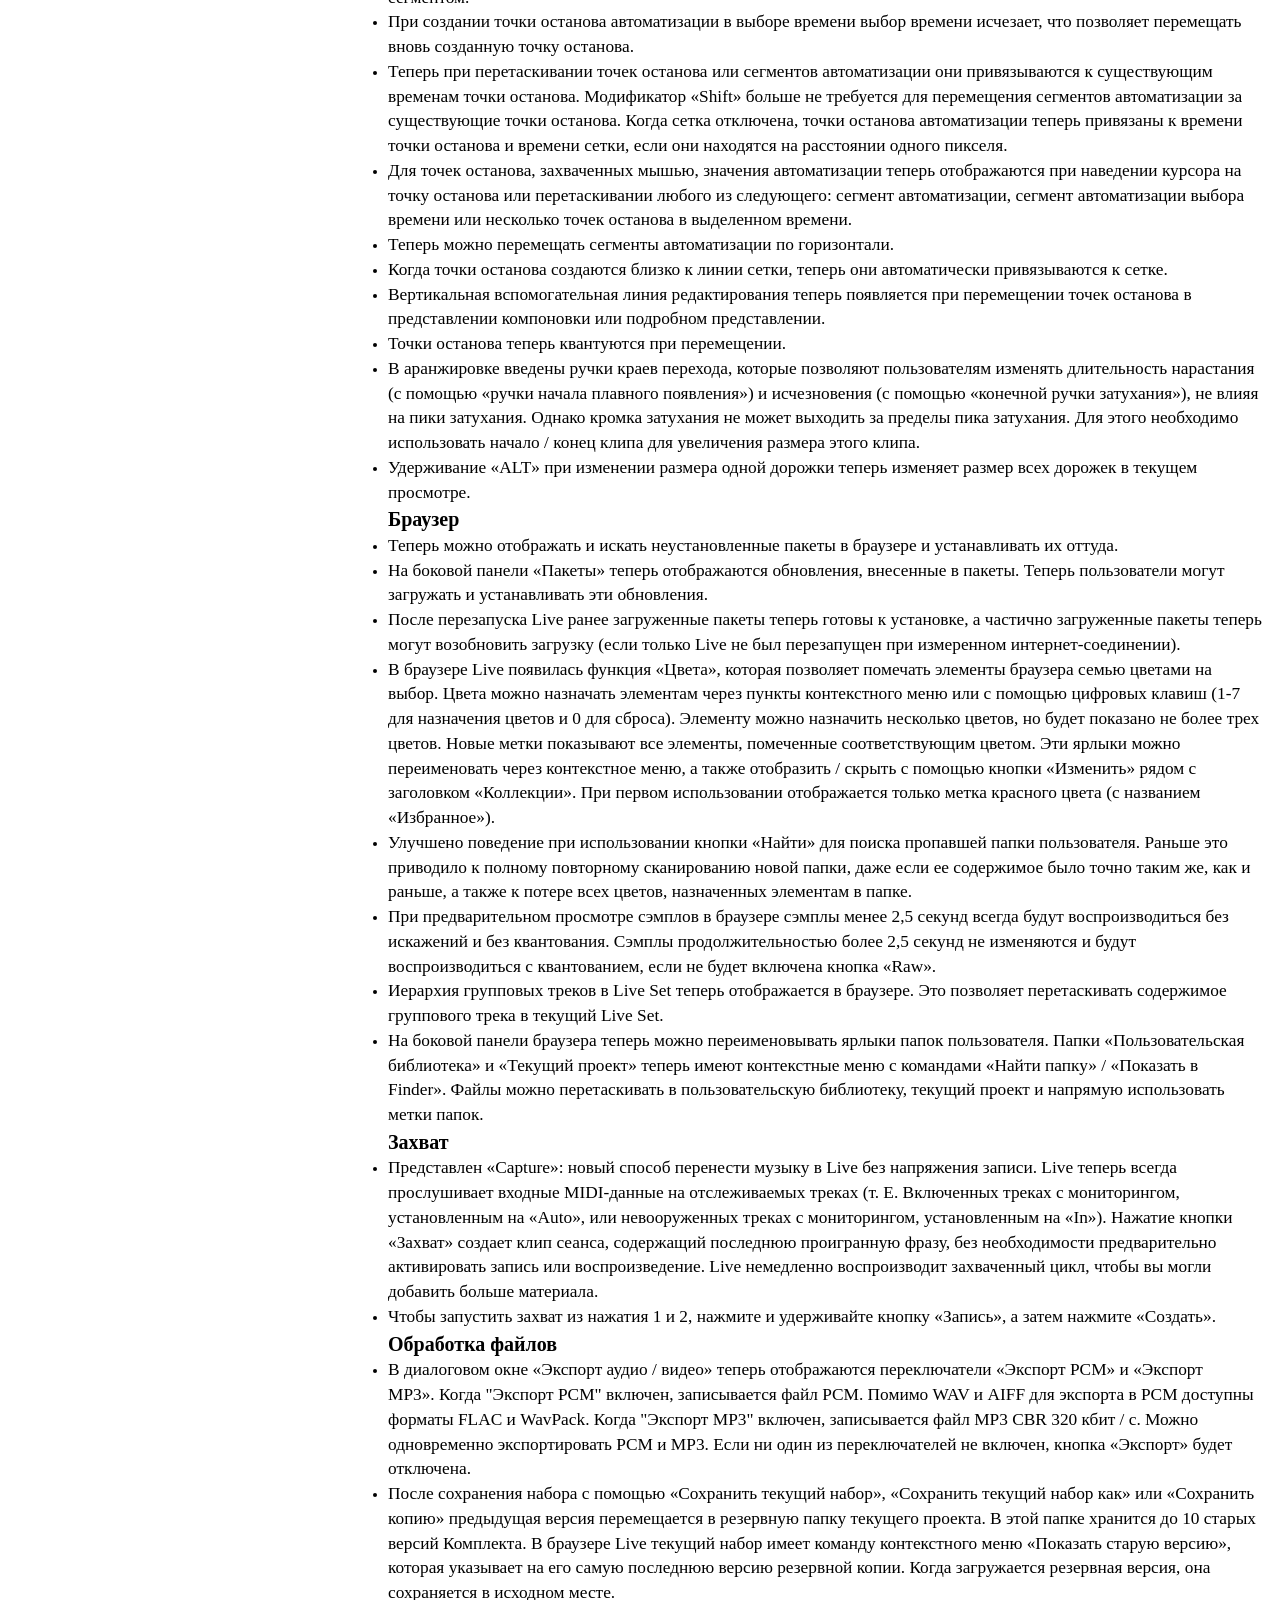
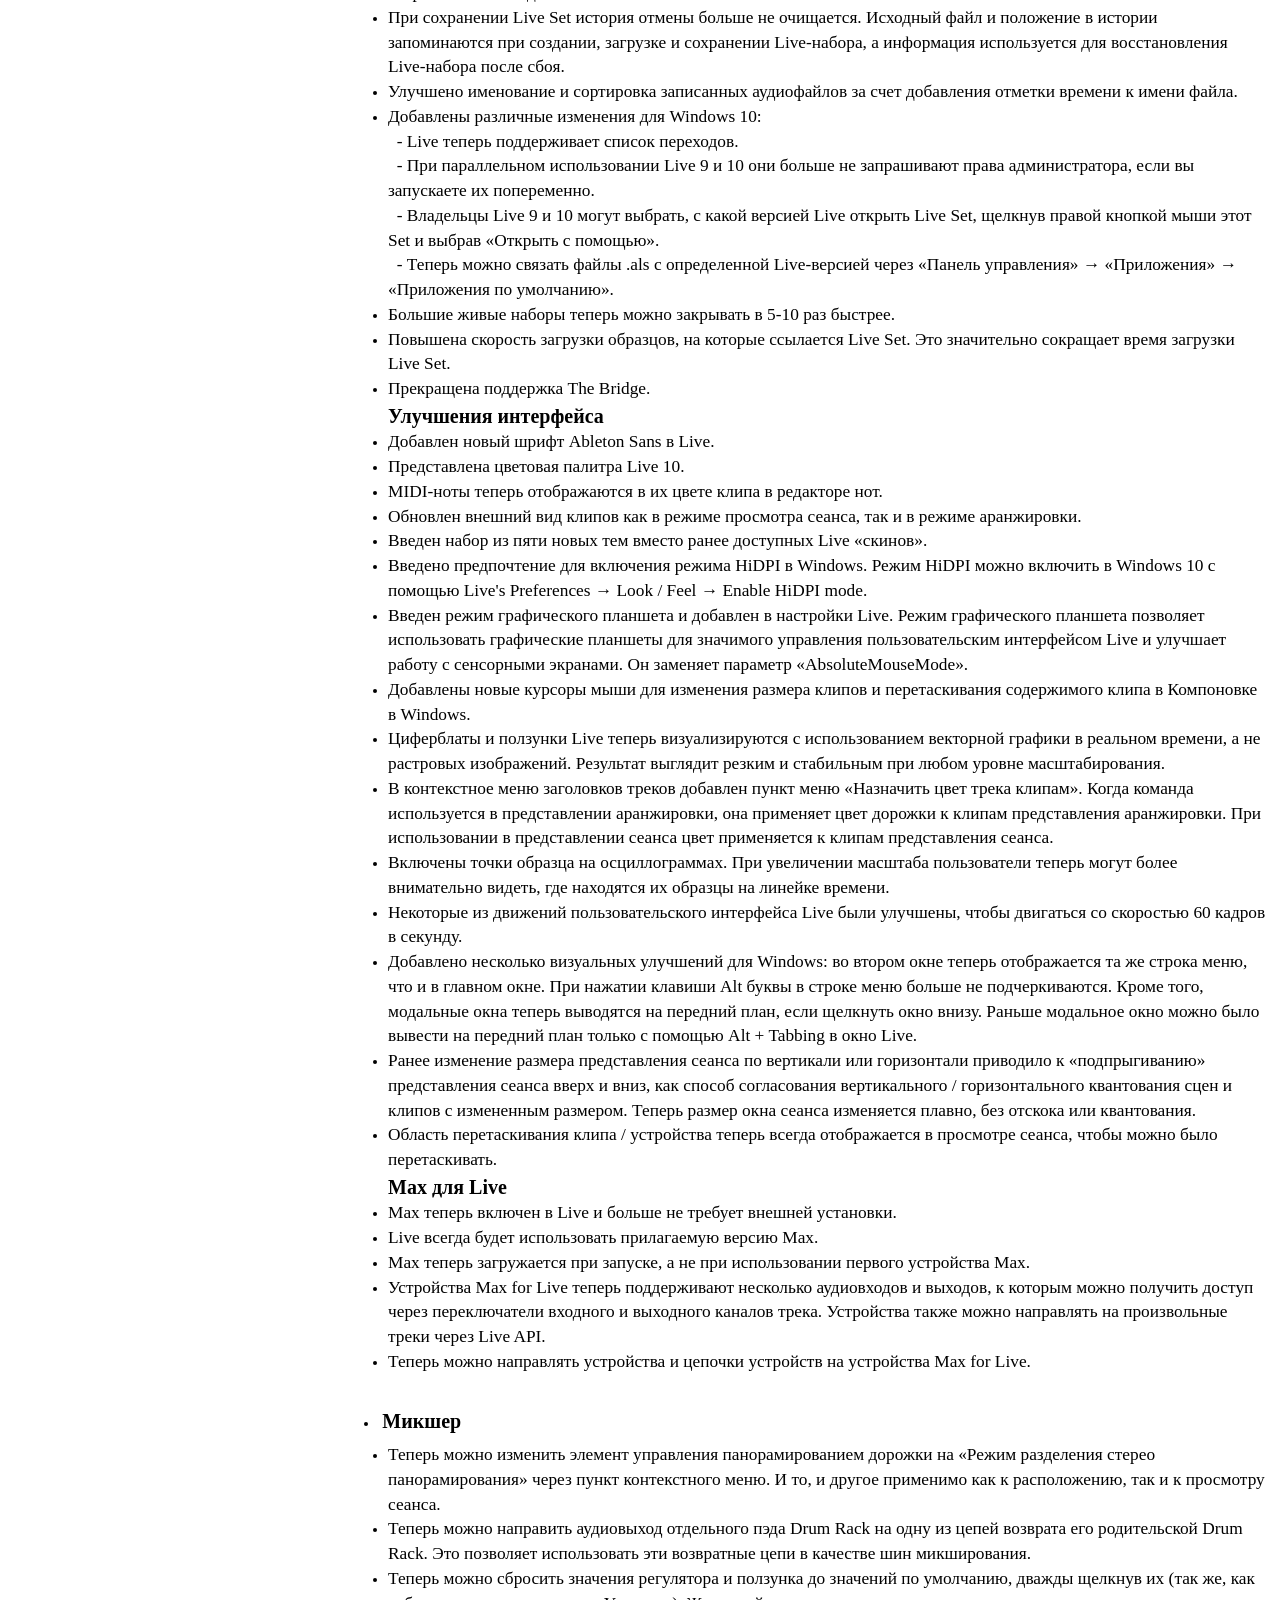
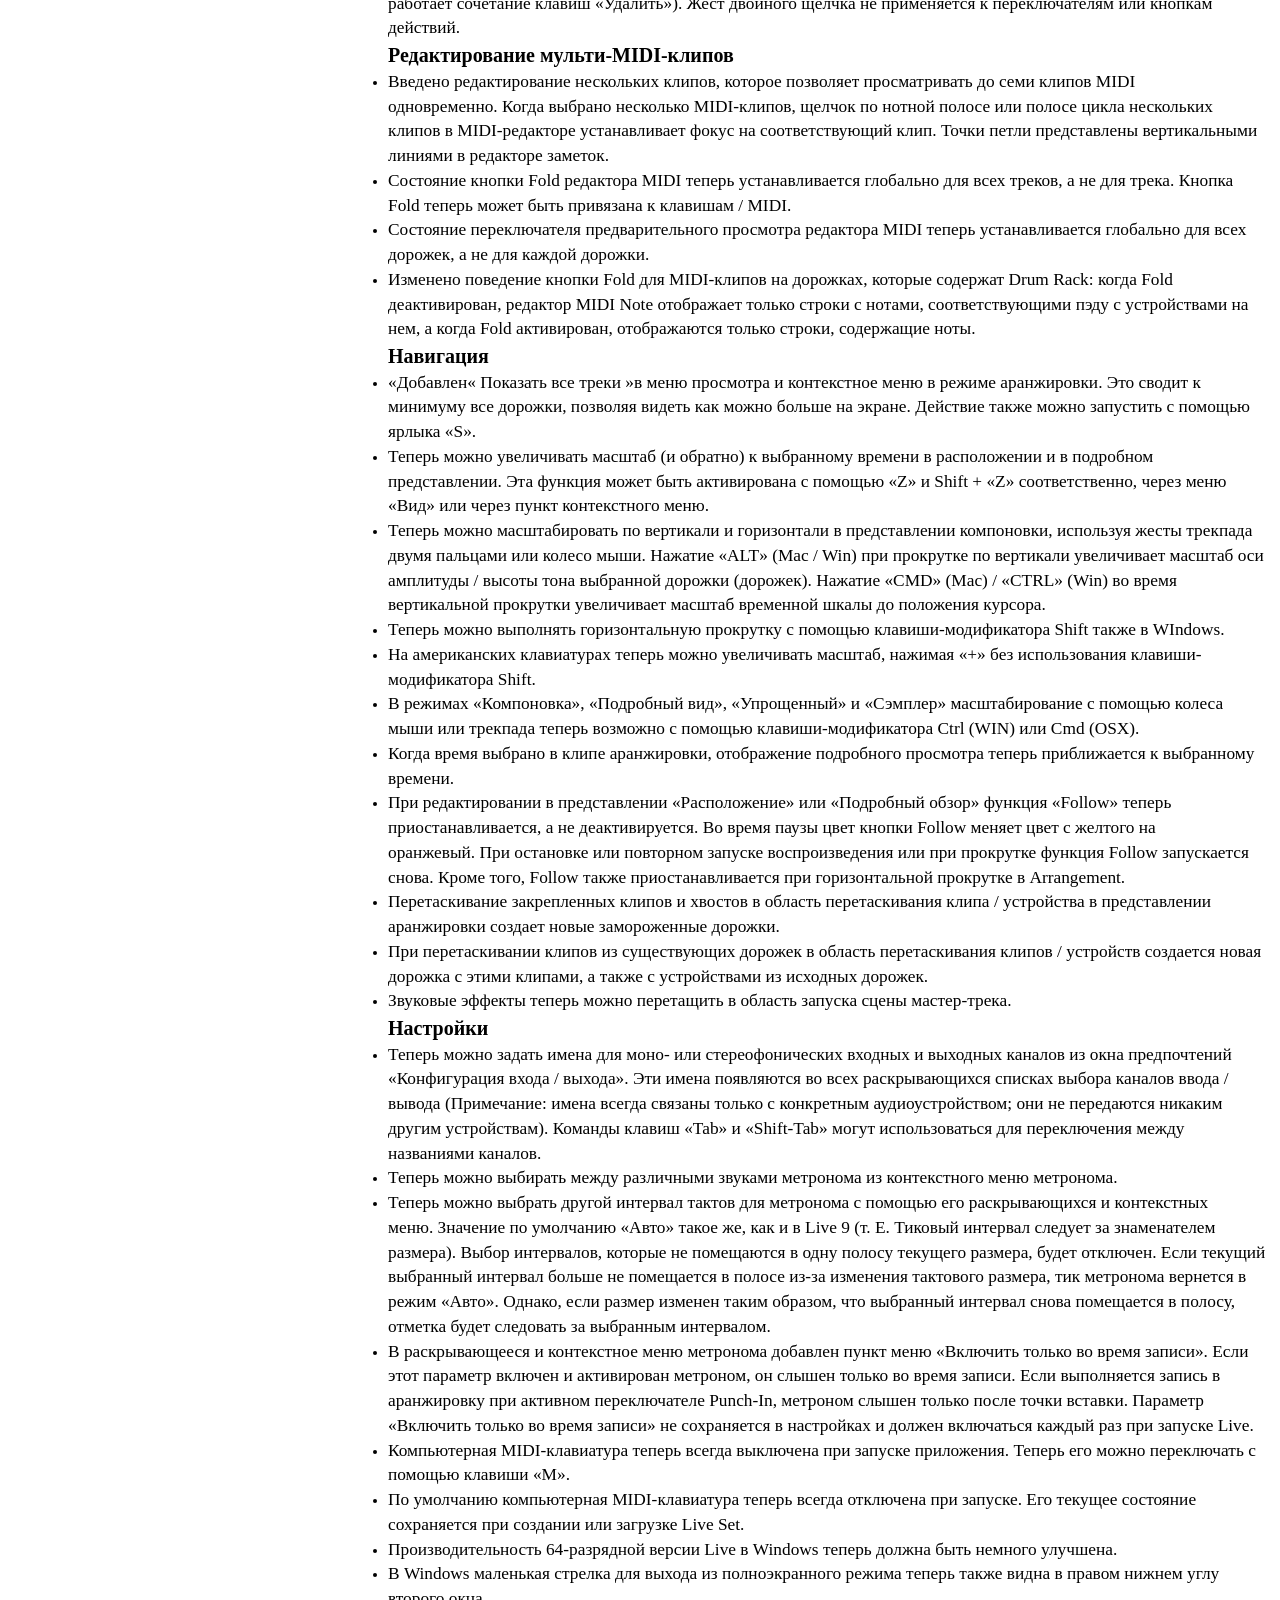
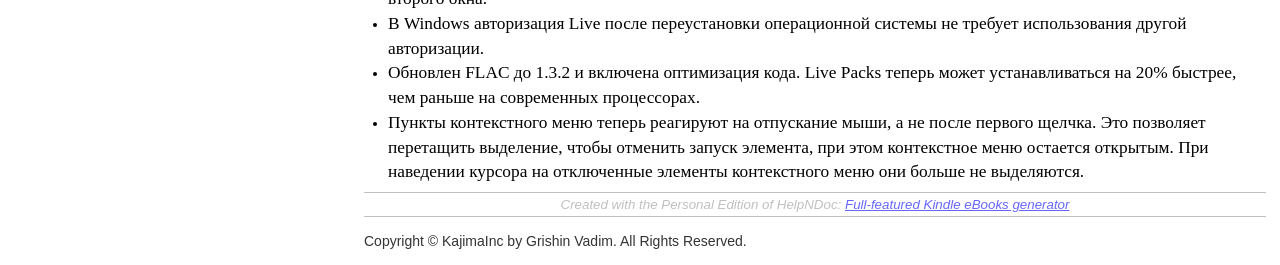
<file: Whatsnew.html>
<!DOCTYPE html>
<html lang="ru">

<head>

  <meta charset="utf-8" />
  <meta http-equiv="X-UA-Compatible" content="IE=edge" />
  <meta name="generator" content="HelpNDoc Personal Edition 6.9.0.577">
  <meta name="viewport" content="width=device-width, initial-scale=1" />
  <link rel="icon" href="favicon.ico"/>

  <title>What's new</title>
  <meta name="description" content="" /> 
  <meta name="keywords" content="">



  

  <!-- Twitter Card data -->
  <meta name="twitter:card" content="summary">
  <meta name="twitter:title" content="What's new">
  <meta name="twitter:description" content="">

  <!-- Open Graph data -->
  <meta property="og:title" content="What's new" />
  <meta property="og:type" content="article" />
  <meta property="og:description" content="" />
  <meta property="og:site_name" content="Ableton Live 10" /> 

  <!-- Bootstrap core CSS -->
  <link href="vendors/bootstrap-3.4.1/css/bootstrap.min.css" rel="stylesheet"/>

  <!-- IE10 viewport hack for Surface/desktop Windows 8 bug -->
  <link href="vendors/bootstrap-3.4.1/css/ie10-viewport-bug-workaround.css" rel="stylesheet"/>

  <!-- HTML5 shim and Respond.js for IE8 support of HTML5 elements and media queries -->
  <!--[if lt IE 9]>
      <script src="vendors/html5shiv-3.7.3/html5shiv.min.js"></script>
      <script src="vendors/respond-1.4.2/respond.min.js"></script>
    <![endif]-->

  <!-- JsTree styles -->
  <link href="vendors/jstree-3.3.7/themes/default/style.min.css" rel="stylesheet"/>

  <!-- Hnd styles -->
  <link href="css/layout.min.css" rel="stylesheet" />
  <link href="css/effects.min.css" rel="stylesheet" />
  <link href="css/theme-light-blue.min.css" rel="stylesheet" />
  <link href="css/print.min.css" rel="stylesheet" media="print" />
  <style type="text/css">nav { width: 350px} @media screen and (min-width:769px) { body.md-nav-expanded div#main { margin-left: 350px} body.md-nav-expanded header { padding-left: 364px} }</style>

  <!-- Content style -->
  <link href="css/hnd.content.css" rel="stylesheet" />

  



</head>

<body class="md-nav-expanded">



  <div id="skip-link">
    <a href="#main-content" class="element-invisible">Skip to main content</a>
  </div>

  <header class="headroom">
    <button class="hnd-toggle btn btn-default">
      <span class="sr-only">Toggle navigation</span>
      <span class="icon-bar"></span><span class="icon-bar"></span><span class="icon-bar"></span>        
    </button>
    <h1>Ableton Live 10</h1>
    
  </header>

  <nav class="md-nav-expanded">
    <!-- Nav tabs -->
    <ul class="tab-tabs nav nav-tabs" role="tablist">
      <li id="nav-close"> 
        <button class="hnd-toggle btn btn-default">
          <span class="glyphicon glyphicon-remove" aria-hidden="true"></span>
        </button>
      </li>
      
	  
        <li role="presentation" class="tab active">
            <a href="#contents" id="tab-contents" aria-controls="contents" role="tab" data-toggle="tab">
                <i class="glyphicon glyphicon-list"></i>
                Contents
            </a>
        </li>
      
        <li role="presentation" class="tab">
            <a href="#index" id="tab-index" aria-controls="index" role="tab" data-toggle="tab">
                <i class="glyphicon glyphicon-asterisk"></i>
                Index
            </a>
        </li>
      
        <li role="presentation" class="tab">
            <a href="#search" id="tab-search" aria-controls="search" role="tab" data-toggle="tab">
                <i class="glyphicon glyphicon-search"></i>
                Search
            </a>
        </li>
      
    </ul>  <!-- /Nav tabs -->

    <!-- Tab panes -->
    <div class="tab-content">
	  
      <div role="tabpanel" class="tab-pane active" id="contents">
        <div id="toc" class="tree-container unselectable"
            data-url="_toc.json"
            data-openlvl="1"
        >
            
        </div>
      </div>  <!-- /contents-->
      
      <div role="tabpanel" class="tab-pane" id="index">
        <div id="keywords" class="tree-container unselectable"
            data-url="_keywords.json"
            data-openlvl="1"
        >
            
        </div>
      </div>  <!-- /index-->
      
      <div role="tabpanel" class="tab-pane" id="search">
        <div class="search-content">
          <div class="search-input">
            <form id="search-form">
              <div class="form-group">
                <div class="input-group">
                  <input type="text" class="form-control" id="input-search" name="input-search" placeholder="Search..." />
                  <span class="input-group-btn">
                    <button class="btn btn-default" type="submit">
                      <span class="glyphicon glyphicon-search" aria-hidden="true"></span>
                    </button>
                  </span>
                </div>
              </div>
            </form>
          </div>  <!-- /search-input -->
          <div class="search-result">
            <div id="search-info"></div>
            <div class="tree-container unselectable" id="search-tree"></div>
          </div>  <!-- /search-result -->
        </div>  <!-- /search-content -->
      </div>  <!-- /search-->
      
    </div>  <!-- /Tab panes -->

  </nav>

  <div id="main">

    <article>
        <div id="topic-content" class="container-fluid" 
		  data-hnd-id="Whatsnew"
		  data-hnd-context="2"
		  data-hnd-title="What's new"
		>
            
                <div class="navigation">
                    <ol class="breadcrumb">
                        <li><a href="Introduction.html">Introduction</a></li>
                    </ol>
                    <div class="nav-arrows">
                        <div class="btn-group btn-group-xs" role="group"><a class="btn btn-default" href="Introduction.html" title="Introduction" role="button"><span class="glyphicon glyphicon-menu-up" aria-hidden="true"></span></a><a class="btn btn-default" href="Welcome.html" title="Welcome" role="button"><span class="glyphicon glyphicon-menu-left" aria-hidden="true"></span></a><a class="btn btn-default" href="GettingStarted.html" title="Getting Started" role="button"><span class="glyphicon glyphicon-menu-right" aria-hidden="true"></span></a></div>
                    </div>
                </div> 
            

            <a id="main-content"></a>

            

            <div class="main-content">
                
<p></p>
<p class="rvps4"><span class="rvts20">Что нового?</span><br/><span class="rvts17"></span><br/><span class="rvts17">Примечания к выпуску 10.0</span></p>
<ul style="text-indent: 0px; padding: 0; margin: 0 0 0 24px; list-style-position: outside; list-style-type: disc;">
<li style="margin-left: 0px" class="rvps13"><a class="rvts21" href="Whatsnew.html#ARRANGEMENT%20EDITING">Редактирование аранжировки</a></li>
<li style="margin-left: 0px" class="rvps13"><a class="rvts21" href="Whatsnew.html#AUTOMATION">Автоматизация</a></li>
<li style="margin-left: 0px" class="rvps13"><a class="rvts21" href="Whatsnew.html#BROWSER">Браузер</a></li>
<li style="margin-left: 0px" class="rvps13"><a class="rvts21" href="Whatsnew.html#CAPTURE">Захват</a></li>
<li style="margin-left: 0px" class="rvps13"><a class="rvts21" href="Whatsnew.html#FILE%20HANDLING">Обработка файлов</a></li>
<li style="margin-left: 0px" class="rvps13"><a class="rvts21" href="Whatsnew.html#INTERFACE%20IMPROVEMENTS">Улучшения интерфейса</a></li>
<li style="margin-left: 0px" class="rvps13"><a class="rvts21" href="Whatsnew.html#MAX%20FOR%20LIVE%20IMPROVEMENTS">Max для Live</a></li>
<li style="margin-left: 0px" class="rvps13"><a class="rvts21" href="Whatsnew.html#MIXER">Микшер</a></li>
<li style="margin-left: 0px" class="rvps13"><a class="rvts21" href="Whatsnew.html#MULTI%20MIDI%20CLIP%20EDITING">Редактирование мульти-MIDI-клипов</a></li>
<li style="margin-left: 0px" class="rvps13"><a class="rvts21" href="Whatsnew.html#NAVIGATION">Навигация</a></li>
<li style="margin-left: 0px" class="rvps13"><a class="rvts21" href="Whatsnew.html#SETUP">Настроить</a><br/><a name="ARRANGEMENT EDITING"></a><span class="rvts0"><span class="rvts17">Редактирование аранжировки</span></span></li>
<li style="margin-left: 0px" class="rvps13"><span class="rvts14">Аудиоклипы деформированной аранжировки теперь можно растянуть, удерживая нажатой клавишу Shift при перетаскивании их границы.</span></li>
<li style="margin-left: 0px" class="rvps13"><span class="rvts14">Теперь можно перемещать клипы аранжировки в пределах выделенного времени с помощью клавиш со стрелками влево / вправо.&nbsp;Чтобы переключить привязку к сетке, нажмите и удерживайте клавишу-модификатор «CMD» (Mac) / «Alt» (ПК).</span></li>
<li style="margin-left: 0px" class="rvps13"><span class="rvts14">Теперь можно перемещать содержимое клипа аранжировки внутри границ клипа, удерживая «Alt + Shift» (Mac) / «Ctrl + Shift» (ПК) и перетаскивая область отображения дорожки клипа.&nbsp;Чтобы переключить привязку к сетке, нажмите и удерживайте клавишу-модификатор «CMD» (Mac) / «Alt» (ПК).</span></li>
<li style="margin-left: 0px" class="rvps13"><span class="rvts14">В аранжировке команду «Реверс» теперь можно выполнить для выбора времени с помощью новой клавиши быстрого доступа «R».&nbsp;Также исправлена ​​ошибка, связанная с реверсированием семплов.</span></li>
<li style="margin-left: 0px" class="rvps13"><span class="rvts14">При использовании реверсирования для частично выбранного клипа в аранжировке реверсируется только выбранная часть.</span></li>
<li style="margin-left: 0px" class="rvps13"><span class="rvts14">Теперь можно деактивировать, обратить вспять и обрезать выбранный материал в течение заданного времени на полосе автоматизации.</span></li>
<li style="margin-left: 0px" class="rvps13"><span class="rvts14">Команда «Активировать / Деактивировать клип (ы)» теперь только (де) активирует выбранную часть клипов аранжировки.&nbsp;Раньше был (де) активирован весь клип, даже если была выбрана только его часть.</span></li>
<li style="margin-left: 0px" class="rvps13"><span class="rvts14">Клипы аранжировки теперь можно перемещать, перетаскивая верхнюю половину области содержимого клипа.&nbsp;Курсор мыши изменится на руку, чтобы указать перетаскиваемую область клипа, где время также можно выбрать одним щелчком мыши.</span></li>
<li style="margin-left: 0px" class="rvps13"><span class="rvts14">Выбор цикла в меню «Правка» теперь можно переключать, нажимая «CMD + L» (Mac) / «CTRL + L».&nbsp;(ПК).&nbsp;Раньше ярлык мог только включать цикл аранжировки, но не отключать его.</span></li>
<li style="margin-left: 0px" class="rvps13"><span class="rvts14">Теперь можно включить отслеживание нот MIDI с помощью команды «Chase MIDI Notes» в меню «Параметры».</span></li>
<li style="margin-left: 0px" class="rvps13"><span class="rvts14">Можно импортировать аудио- или MIDI-файл через меню «Создать».&nbsp;В зависимости от типа трека эта команда называется «Импортировать MIDI-файл…» или «Импортировать аудиофайл».&nbsp;Файл будет вставлен либо в позицию маркера вставки (вид аранжировки), либо в текущий выбранный пустой слот клипа (просмотр сеанса).</span></li>
<li style="margin-left: 0px" class="rvps13"><span class="rvts14">Двойной щелчок по MIDI-дорожке в режиме аранжировки теперь создает новый MIDI-клип.</span></li>
<li style="margin-left: 0px" class="rvps13"><span class="rvts14">Назначения MIDI и клавиш теперь можно назначить переключателю Lock Envelopes.</span><br/><a name="AUTOMATION"></a><span class="rvts0"><span class="rvts17">Автоматизация</span></span></li>
<li style="margin-left: 0px" class="rvps13"><span class="rvts14">Реализован режим глобальной автоматизации.&nbsp;В расположении видимость всех дорожек автоматизации теперь переключается с помощью кнопки «Режим автоматизации» или клавиши «A».&nbsp;Когда полосы автоматизации видны, полосы контента минимизируются до высоты заголовков клипов.</span></li>
<li style="margin-left: 0px" class="rvps13"><span class="rvts14">Фейды были удалены из выбора Фейдов / Устройств в Аранжировке.&nbsp;Фейды клипа теперь всегда доступны на полосе контента, если дорожка имеет высоту не менее трех единиц.</span></li>
<li style="margin-left: 0px" class="rvps13"><span class="rvts14">Теперь можно разделить и объединить материал во временной выборке, даже если выбор существует в полосе автоматизации.</span></li>
<li style="margin-left: 0px" class="rvps13"><span class="rvts14">Теперь можно создавать точки останова автоматизации, дважды щелкнув в любом месте окна просмотра конверта / полосы автоматизации.&nbsp;В аранжировке это означает, что MIDI-клипы могут быть созданы только двойным щелчком на полосе содержимого.</span></li>
<li style="margin-left: 0px" class="rvps13"><span class="rvts14">При перемещении нескольких сегментов в пределах выделения времени привязка выравнивается по левому или правому краю выделения времени, в зависимости от того, с какой стороны выделения времени вы начинаете перетаскивать.&nbsp;Аналогичная логика применяется и к отдельным сегментам.&nbsp;Кроме того, при наведении курсора на сегменты теперь отображается значение выровненных событий.&nbsp;Значение автоматизации на границе выделенного времени также отображается, независимо от того, существует ли точка останова, при наведении курсора рядом с сегментом.</span></li>
<li style="margin-left: 0px" class="rvps13"><span class="rvts14">При создании точки останова автоматизации в выборе времени выбор времени исчезает, что позволяет перемещать вновь созданную точку останова.</span></li>
<li style="margin-left: 0px" class="rvps13"><span class="rvts14">Теперь при перетаскивании точек останова или сегментов автоматизации они привязываются к существующим временам точки останова.&nbsp;Модификатор «Shift» больше не требуется для перемещения сегментов автоматизации за существующие точки останова.&nbsp;Когда сетка отключена, точки останова автоматизации теперь привязаны к времени точки останова и времени сетки, если они находятся на расстоянии одного пикселя.</span></li>
<li style="margin-left: 0px" class="rvps13"><span class="rvts14">Для точек останова, захваченных мышью, значения автоматизации теперь отображаются при наведении курсора на точку останова или перетаскивании любого из следующего: сегмент автоматизации, сегмент автоматизации выбора времени или несколько точек останова в выделенном времени.</span></li>
<li style="margin-left: 0px" class="rvps13"><span class="rvts14">Теперь можно перемещать сегменты автоматизации по горизонтали.</span></li>
<li style="margin-left: 0px" class="rvps13"><span class="rvts14">Когда точки останова создаются близко к линии сетки, теперь они автоматически привязываются к сетке.</span></li>
<li style="margin-left: 0px" class="rvps13"><span class="rvts14">Вертикальная вспомогательная линия редактирования теперь появляется при перемещении точек останова в представлении компоновки или подробном представлении.</span></li>
<li style="margin-left: 0px" class="rvps13"><span class="rvts14">Точки останова теперь квантуются при перемещении.</span></li>
<li style="margin-left: 0px" class="rvps13"><span class="rvts14">В аранжировке введены ручки краев перехода, которые позволяют пользователям изменять длительность нарастания (с помощью «ручки начала плавного появления») и исчезновения (с помощью «конечной ручки затухания»), не влияя на пики затухания.&nbsp;Однако кромка затухания не может выходить за пределы пика затухания.&nbsp;Для этого необходимо использовать начало / конец клипа для увеличения размера этого клипа.</span></li>
<li style="margin-left: 0px" class="rvps13"><span class="rvts14">Удерживание «ALT» при изменении размера одной дорожки теперь изменяет размер всех дорожек в текущем просмотре.</span><br/><a name="BROWSER"></a><span class="rvts0"><span class="rvts17">Браузер</span></span></li>
<li style="margin-left: 0px" class="rvps13"><span class="rvts14">Теперь можно отображать и искать неустановленные пакеты в браузере и устанавливать их оттуда.</span></li>
<li style="margin-left: 0px" class="rvps13"><span class="rvts14">На боковой панели «Пакеты» теперь отображаются обновления, внесенные в пакеты.&nbsp;Теперь пользователи могут загружать и устанавливать эти обновления.</span></li>
<li style="margin-left: 0px" class="rvps13"><span class="rvts14">После перезапуска Live ранее загруженные пакеты теперь готовы к установке, а частично загруженные пакеты теперь могут возобновить загрузку (если только Live не был перезапущен при измеренном интернет-соединении).</span></li>
<li style="margin-left: 0px" class="rvps13"><span class="rvts14">В браузере Live появилась функция «Цвета», которая позволяет помечать элементы браузера семью цветами на выбор.&nbsp;Цвета можно назначать элементам через пункты контекстного меню или с помощью цифровых клавиш (1-7 для назначения цветов и 0 для сброса).&nbsp;Элементу можно назначить несколько цветов, но будет показано не более трех цветов.&nbsp;Новые метки показывают все элементы, помеченные соответствующим цветом.&nbsp;Эти ярлыки можно переименовать через контекстное меню, а также отобразить / скрыть с помощью кнопки «Изменить» рядом с заголовком «Коллекции».&nbsp;При первом использовании отображается только метка красного цвета (с названием «Избранное»).</span></li>
<li style="margin-left: 0px" class="rvps13"><span class="rvts14">Улучшено поведение при использовании кнопки «Найти» для поиска пропавшей папки пользователя.&nbsp;Раньше это приводило к полному повторному сканированию новой папки, даже если ее содержимое было точно таким же, как и раньше, а также к потере всех цветов, назначенных элементам в папке.</span></li>
<li style="margin-left: 0px" class="rvps13"><span class="rvts14">При предварительном просмотре сэмплов в браузере сэмплы менее 2,5 секунд всегда будут воспроизводиться без искажений и без квантования.&nbsp;Сэмплы продолжительностью более 2,5 секунд не изменяются и будут воспроизводиться с квантованием, если не будет включена кнопка «Raw».</span></li>
<li style="margin-left: 0px" class="rvps13"><span class="rvts14">Иерархия групповых треков в Live Set теперь отображается в браузере.&nbsp;Это позволяет перетаскивать содержимое группового трека в текущий Live Set.</span></li>
<li style="margin-left: 0px" class="rvps13"><span class="rvts14">На боковой панели браузера теперь можно переименовывать ярлыки папок пользователя.&nbsp;Папки «Пользовательская библиотека» и «Текущий проект» теперь имеют контекстные меню с командами «Найти папку» / «Показать в Finder».&nbsp;Файлы можно перетаскивать в пользовательскую библиотеку, текущий проект и напрямую использовать метки папок.</span><br/><a name="CAPTURE"></a><span class="rvts0"><span class="rvts17">Захват</span></span></li>
<li style="margin-left: 0px" class="rvps13"><span class="rvts14">Представлен «Capture»: новый способ перенести музыку в Live без напряжения записи.&nbsp;Live теперь всегда прослушивает входные MIDI-данные на отслеживаемых треках (т. Е. Включенных треках с мониторингом, установленным на «Auto», или невооруженных треках с мониторингом, установленным на «In»).&nbsp;Нажатие кнопки «Захват» создает клип сеанса, содержащий последнюю проигранную фразу, без необходимости предварительно активировать запись или воспроизведение.&nbsp;Live немедленно воспроизводит захваченный цикл, чтобы вы могли добавить больше материала.</span></li>
<li style="margin-left: 0px" class="rvps13"><span class="rvts14">Чтобы запустить захват из нажатия 1 и 2, нажмите и удерживайте кнопку «Запись», а затем нажмите «Создать».</span><br/><a name="FILE HANDLING"></a><span class="rvts0"><span class="rvts17">Обработка файлов</span></span></li>
<li style="margin-left: 0px" class="rvps13"><span class="rvts14">В диалоговом окне «Экспорт аудио / видео» теперь отображаются переключатели «Экспорт PCM» и «Экспорт MP3».&nbsp;Когда "Экспорт PCM" включен, записывается файл PCM.&nbsp;Помимо WAV и AIFF для экспорта в PCM доступны форматы FLAC и WavPack.&nbsp;Когда "Экспорт MP3" включен, записывается файл MP3 CBR 320 кбит / с.&nbsp;Можно одновременно экспортировать PCM и MP3.&nbsp;Если ни один из переключателей не включен, кнопка «Экспорт» будет отключена.</span></li>
<li style="margin-left: 0px" class="rvps13"><span class="rvts14">После сохранения набора с помощью «Сохранить текущий набор», «Сохранить текущий набор как» или «Сохранить копию» предыдущая версия перемещается в резервную папку текущего проекта.&nbsp;В этой папке хранится до 10 старых версий Комплекта.&nbsp;В браузере Live текущий набор имеет команду контекстного меню «Показать старую версию», которая указывает на его самую последнюю версию резервной копии.&nbsp;Когда загружается резервная версия, она сохраняется в исходном месте.</span></li>
<li style="margin-left: 0px" class="rvps13"><span class="rvts14">При сохранении Live Set история отмены больше не очищается.&nbsp;Исходный файл и положение в истории запоминаются при создании, загрузке и сохранении Live-набора, а информация используется для восстановления Live-набора после сбоя.</span></li>
<li style="margin-left: 0px" class="rvps13"><span class="rvts14">Улучшено именование и сортировка записанных аудиофайлов за счет добавления отметки времени к имени файла.&nbsp;</span></li>
<li style="margin-left: 0px" class="rvps13"><span class="rvts14">Добавлены различные изменения для Windows 10:</span><br/><span class="rvts14">&nbsp;&nbsp;- Live теперь поддерживает список переходов.</span><br/><span class="rvts14">&nbsp;&nbsp;- При параллельном использовании Live 9 и 10 они больше не запрашивают права администратора, если вы запускаете их попеременно.</span><br/><span class="rvts14">&nbsp;&nbsp;- Владельцы Live 9 и 10 могут выбрать, с какой версией Live открыть Live Set, щелкнув правой кнопкой мыши этот Set и выбрав «Открыть с помощью».</span><br/><span class="rvts14">&nbsp;&nbsp;- Теперь можно связать файлы .als с определенной Live-версией через «Панель управления» → «Приложения» → «Приложения по умолчанию».</span></li>
<li style="margin-left: 0px" class="rvps13"><span class="rvts14">Большие живые наборы теперь можно закрывать в 5-10 раз быстрее.</span></li>
<li style="margin-left: 0px" class="rvps13"><span class="rvts14">Повышена скорость загрузки образцов, на которые ссылается Live Set.&nbsp;Это значительно сокращает время загрузки Live Set.</span></li>
<li style="margin-left: 0px" class="rvps13"><span class="rvts14">Прекращена поддержка The Bridge.</span><br/><a name="INTERFACE IMPROVEMENTS"></a><span class="rvts0"><span class="rvts17">Улучшения интерфейса</span></span></li>
<li style="margin-left: 0px" class="rvps13"><span class="rvts14">Добавлен новый шрифт Ableton Sans в Live.</span></li>
<li style="margin-left: 0px" class="rvps13"><span class="rvts14">Представлена ​​цветовая палитра Live 10.</span></li>
<li style="margin-left: 0px" class="rvps13"><span class="rvts14">MIDI-ноты теперь отображаются в их цвете клипа в редакторе нот.</span></li>
<li style="margin-left: 0px" class="rvps13"><span class="rvts14">Обновлен внешний вид клипов как в режиме просмотра сеанса, так и в режиме аранжировки.</span></li>
<li style="margin-left: 0px" class="rvps13"><span class="rvts14">Введен набор из пяти новых тем вместо ранее доступных Live «скинов».</span></li>
<li style="margin-left: 0px" class="rvps13"><span class="rvts14">Введено предпочтение для включения режима HiDPI в Windows.&nbsp;Режим HiDPI можно включить в Windows 10 с помощью Live's Preferences → Look / Feel → Enable HiDPI mode.</span></li>
<li style="margin-left: 0px" class="rvps13"><span class="rvts14">Введен режим графического планшета и добавлен в настройки Live.&nbsp;Режим графического планшета позволяет использовать графические планшеты для значимого управления пользовательским интерфейсом Live и улучшает работу с сенсорными экранами.&nbsp;Он заменяет параметр «AbsoluteMouseMode».</span></li>
<li style="margin-left: 0px" class="rvps13"><span class="rvts14">Добавлены новые курсоры мыши для изменения размера клипов и перетаскивания содержимого клипа в Компоновке в Windows.</span></li>
<li style="margin-left: 0px" class="rvps13"><span class="rvts14">Циферблаты и ползунки Live теперь визуализируются с использованием векторной графики в реальном времени, а не растровых изображений.&nbsp;Результат выглядит резким и стабильным при любом уровне масштабирования.</span></li>
<li style="margin-left: 0px" class="rvps13"><span class="rvts14">В контекстное меню заголовков треков добавлен пункт меню «Назначить цвет трека клипам».&nbsp;Когда команда используется в представлении аранжировки, она применяет цвет дорожки к клипам представления аранжировки.&nbsp;При использовании в представлении сеанса цвет применяется к клипам представления сеанса.</span></li>
<li style="margin-left: 0px" class="rvps13"><span class="rvts14">Включены точки образца на осциллограммах.&nbsp;При увеличении масштаба пользователи теперь могут более внимательно видеть, где находятся их образцы на линейке времени.</span></li>
<li style="margin-left: 0px" class="rvps13"><span class="rvts14">Некоторые из движений пользовательского интерфейса Live были улучшены, чтобы двигаться со скоростью 60 кадров в секунду.</span></li>
<li style="margin-left: 0px" class="rvps13"><span class="rvts14">Добавлено несколько визуальных улучшений для Windows: во втором окне теперь отображается та же строка меню, что и в главном окне.&nbsp;При нажатии клавиши Alt буквы в строке меню больше не подчеркиваются.&nbsp;Кроме того, модальные окна теперь выводятся на передний план, если щелкнуть окно внизу.&nbsp;Раньше модальное окно можно было вывести на передний план только с помощью Alt + Tabbing в окно Live.</span></li>
<li style="margin-left: 0px" class="rvps13"><span class="rvts14">Ранее изменение размера представления сеанса по вертикали или горизонтали приводило к «подпрыгиванию» представления сеанса вверх и вниз, как способ согласования вертикального / горизонтального квантования сцен и клипов с измененным размером.&nbsp;Теперь размер окна сеанса изменяется плавно, без отскока или квантования.</span></li>
<li style="margin-left: 0px" class="rvps13"><span class="rvts14">Область перетаскивания клипа / устройства теперь всегда отображается в просмотре сеанса, чтобы можно было перетаскивать.</span><br/><a name="MAX FOR LIVE IMPROVEMENTS"></a><span class="rvts0"><span class="rvts17">Max для Live</span></span></li>
<li style="margin-left: 0px" class="rvps13"><span class="rvts14">Max теперь включен в Live и больше не требует внешней установки.</span></li>
<li style="margin-left: 0px" class="rvps13"><span class="rvts14">Live всегда будет использовать прилагаемую версию Max.</span></li>
<li style="margin-left: 0px" class="rvps13"><span class="rvts14">Max теперь загружается при запуске, а не при использовании первого устройства Max.</span></li>
<li style="margin-left: 0px" class="rvps13"><span class="rvts14">Устройства Max for Live теперь поддерживают несколько аудиовходов и выходов, к которым можно получить доступ через переключатели входного и выходного каналов трека.&nbsp;Устройства также можно направлять на произвольные треки через Live API.</span></li>
<li style="margin-left: 0px" class="rvps13"><span class="rvts14">Теперь можно направлять устройства и цепочки устройств на устройства Max for Live.</span></li>
</ul>
<ul style="text-indent: 0px; padding: 0; margin: 0 0 0 0px; list-style-position: inside;">
<li class="rvps14"><a name="MIXER"></a><span class="rvts0"><span class="rvts17">Микшер</span></span></li>
</ul>
<ul style="text-indent: 0px; padding: 0; margin: 0 0 0 24px; list-style-position: outside; list-style-type: disc;">
<li style="margin-left: 0px" class="rvps13"><span class="rvts14">Теперь можно изменить элемент управления панорамированием дорожки на «Режим разделения стерео панорамирования» через пункт контекстного меню.&nbsp;И то, и другое применимо как к расположению, так и к просмотру сеанса.</span></li>
<li style="margin-left: 0px" class="rvps13"><span class="rvts14">Теперь можно направить аудиовыход отдельного пэда Drum Rack на одну из цепей возврата его родительской Drum Rack.&nbsp;Это позволяет использовать эти возвратные цепи в качестве шин микширования.</span></li>
<li style="margin-left: 0px" class="rvps13"><span class="rvts14">Теперь можно сбросить значения регулятора и ползунка до значений по умолчанию, дважды щелкнув их (так же, как работает сочетание клавиш «Удалить»).&nbsp;Жест двойного щелчка не применяется к переключателям или кнопкам действий.</span><br/><a name="MULTI MIDI CLIP EDITING"></a><span class="rvts0"><span class="rvts17">Редактирование мульти-MIDI-клипов</span></span></li>
<li style="margin-left: 0px" class="rvps13"><span class="rvts14">Введено редактирование нескольких клипов, которое позволяет просматривать до семи клипов MIDI одновременно.&nbsp;Когда выбрано несколько MIDI-клипов, щелчок по нотной полосе или полосе цикла нескольких клипов в MIDI-редакторе устанавливает фокус на соответствующий клип.&nbsp;Точки петли представлены вертикальными линиями в редакторе заметок.</span></li>
<li style="margin-left: 0px" class="rvps13"><span class="rvts14">Состояние кнопки Fold редактора MIDI теперь устанавливается глобально для всех треков, а не для трека.&nbsp;Кнопка Fold теперь может быть привязана к клавишам / MIDI.</span></li>
<li style="margin-left: 0px" class="rvps13"><span class="rvts14">Состояние переключателя предварительного просмотра редактора MIDI теперь устанавливается глобально для всех дорожек, а не для каждой дорожки.</span></li>
<li style="margin-left: 0px" class="rvps13"><span class="rvts14">Изменено поведение кнопки Fold для MIDI-клипов на дорожках, которые содержат Drum Rack: когда Fold деактивирован, редактор MIDI Note отображает только строки с нотами, соответствующими пэду с устройствами на нем, а когда Fold активирован, отображаются только строки, содержащие ноты.</span><br/><a name="NAVIGATION"></a><span class="rvts0"><span class="rvts17">Навигация</span></span></li>
<li style="margin-left: 0px" class="rvps13"><span class="rvts14">«Добавлен« Показать все треки »в меню просмотра и контекстное меню в режиме аранжировки.&nbsp;Это сводит к минимуму все дорожки, позволяя видеть как можно больше на экране.&nbsp;Действие также можно запустить с помощью ярлыка «S».</span></li>
<li style="margin-left: 0px" class="rvps13"><span class="rvts14">Теперь можно увеличивать масштаб (и обратно) к выбранному времени в расположении и в подробном представлении.&nbsp;Эта функция может быть активирована с помощью «Z» и Shift + «Z» соответственно, через меню «Вид» или через пункт контекстного меню.</span></li>
<li style="margin-left: 0px" class="rvps13"><span class="rvts14">Теперь можно масштабировать по вертикали и горизонтали в представлении компоновки, используя жесты трекпада двумя пальцами или колесо мыши.&nbsp;Нажатие «ALT» (Mac / Win) при прокрутке по вертикали увеличивает масштаб оси амплитуды / высоты тона выбранной дорожки (дорожек).&nbsp;Нажатие «CMD» (Mac) / «CTRL» (Win) во время вертикальной прокрутки увеличивает масштаб временной шкалы до положения курсора.</span></li>
<li style="margin-left: 0px" class="rvps13"><span class="rvts14">Теперь можно выполнять горизонтальную прокрутку с помощью клавиши-модификатора Shift также в WIndows.</span></li>
<li style="margin-left: 0px" class="rvps13"><span class="rvts14">На американских клавиатурах теперь можно увеличивать масштаб, нажимая «+» без использования клавиши-модификатора Shift.</span></li>
<li style="margin-left: 0px" class="rvps13"><span class="rvts14">В режимах «Компоновка», «Подробный вид», «Упрощенный» и «Сэмплер» масштабирование с помощью колеса мыши или трекпада теперь возможно с помощью клавиши-модификатора Ctrl (WIN) или Cmd (OSX).</span></li>
<li style="margin-left: 0px" class="rvps13"><span class="rvts14">Когда время выбрано в клипе аранжировки, отображение подробного просмотра теперь приближается к выбранному времени.</span></li>
<li style="margin-left: 0px" class="rvps13"><span class="rvts14">При редактировании в представлении «Расположение» или «Подробный обзор» функция «Follow» теперь приостанавливается, а не деактивируется.&nbsp;Во время паузы цвет кнопки Follow меняет цвет с желтого на оранжевый.&nbsp;При остановке или повторном запуске воспроизведения или при прокрутке функция Follow запускается снова.&nbsp;Кроме того, Follow также приостанавливается при горизонтальной прокрутке в Arrangement.</span></li>
<li style="margin-left: 0px" class="rvps13"><span class="rvts14">Перетаскивание закрепленных клипов и хвостов в область перетаскивания клипа / устройства в представлении аранжировки создает новые замороженные дорожки.</span></li>
<li style="margin-left: 0px" class="rvps13"><span class="rvts14">При перетаскивании клипов из существующих дорожек в область перетаскивания клипов / устройств создается новая дорожка с этими клипами, а также с устройствами из исходных дорожек.</span></li>
<li style="margin-left: 0px" class="rvps13"><span class="rvts14">Звуковые эффекты теперь можно перетащить в область запуска сцены мастер-трека.</span><br/><a name="SETUP"></a><span class="rvts0"><span class="rvts17">Настройки</span></span></li>
<li style="margin-left: 0px" class="rvps13"><span class="rvts14">Теперь можно задать имена для моно- или стереофонических входных и выходных каналов из окна предпочтений «Конфигурация входа / выхода».&nbsp;Эти имена появляются во всех раскрывающихся списках выбора каналов ввода / вывода (Примечание: имена всегда связаны только с конкретным аудиоустройством; они не передаются никаким другим устройствам).&nbsp;Команды клавиш «Tab» и «Shift-Tab» могут использоваться для переключения между названиями каналов.</span></li>
<li style="margin-left: 0px" class="rvps13"><span class="rvts14">Теперь можно выбирать между различными звуками метронома из контекстного меню метронома.</span></li>
<li style="margin-left: 0px" class="rvps13"><span class="rvts14">Теперь можно выбрать другой интервал тактов для метронома с помощью его раскрывающихся и контекстных меню.&nbsp;Значение по умолчанию «Авто» такое же, как и в Live 9 (т. Е. Тиковый интервал следует за знаменателем размера).&nbsp;Выбор интервалов, которые не помещаются в одну полосу текущего размера, будет отключен.&nbsp;Если текущий выбранный интервал больше не помещается в полосе из-за изменения тактового размера, тик метронома вернется в режим «Авто».&nbsp;Однако, если размер изменен таким образом, что выбранный интервал снова помещается в полосу, отметка будет следовать за выбранным интервалом.</span></li>
<li style="margin-left: 0px" class="rvps13"><span class="rvts14">В раскрывающееся и контекстное меню метронома добавлен пункт меню «Включить только во время записи».&nbsp;Если этот параметр включен и активирован метроном, он слышен только во время записи.&nbsp;Если выполняется запись в аранжировку при активном переключателе Punch-In, метроном слышен только после точки вставки.&nbsp;Параметр «Включить только во время записи» не сохраняется в настройках и должен включаться каждый раз при запуске Live.</span></li>
<li style="margin-left: 0px" class="rvps13"><span class="rvts14">Компьютерная MIDI-клавиатура теперь всегда выключена при запуске приложения.&nbsp;Теперь его можно переключать с помощью клавиши «M».</span></li>
<li style="margin-left: 0px" class="rvps13"><span class="rvts14">По умолчанию компьютерная MIDI-клавиатура теперь всегда отключена при запуске.&nbsp;Его текущее состояние сохраняется при создании или загрузке Live Set.</span></li>
<li style="margin-left: 0px" class="rvps13"><span class="rvts14">Производительность 64-разрядной версии Live в Windows теперь должна быть немного улучшена.</span></li>
<li style="margin-left: 0px" class="rvps13"><span class="rvts14">В Windows маленькая стрелка для выхода из полноэкранного режима теперь также видна в правом нижнем углу второго окна.</span></li>
<li style="margin-left: 0px" class="rvps13"><span class="rvts14">В Windows авторизация Live после переустановки операционной системы не требует использования другой авторизации.</span></li>
<li style="margin-left: 0px" class="rvps13"><span class="rvts14">Обновлен FLAC до 1.3.2 и включена оптимизация кода.&nbsp;Live Packs теперь может устанавливаться на 20% быстрее, чем раньше на современных процессорах.</span></li>
<li style="margin-left: 0px" class="rvps13"><span class="rvts14">Пункты контекстного меню теперь реагируют на отпускание мыши, а не после первого щелчка.&nbsp;Это позволяет перетащить выделение, чтобы отменить запуск элемента, при этом контекстное меню остается открытым.&nbsp;При наведении курсора на отключенные элементы контекстного меню они больше не выделяются.</span></li>
</ul>
<p></p>
<p class="rvps2" style="clear: both;"><span class="rvts6">Created with the Personal Edition of HelpNDoc: </span><a class="rvts7" href="https://www.helpndoc.com/feature-tour/create-ebooks-for-amazon-kindle">Full-featured Kindle eBooks generator</a></p>

            </div>
            
            <div id="topic_footer"><div id="topic_footer_content">Copyright &copy; KajimaInc by Grishin Vadim. All Rights Reserved.</div></div>
        </div>  <!-- /#topic-content -->
    </article>

    <footer></footer>

  </div>  <!-- /#main -->

  <div class="mask" data-toggle="sm-nav-expanded"></div>
  
  <!-- Modal -->
  <div class="modal fade" id="hndModal" tabindex="-1" role="dialog" aria-labelledby="hndModalLabel">
    <div class="modal-dialog" role="document">
      <div class="modal-content">
        <div class="modal-header">
          <button type="button" class="close" data-dismiss="modal" aria-label="Close"><span aria-hidden="true">&times;</span></button>
          <h4 class="modal-title" id="hndModalLabel"></h4>
        </div>
        <div class="modal-body">
        </div>
        <div class="modal-footer">
          <button type="button" class="btn btn-primary modal-btn-close" data-dismiss="modal">Close</button>
        </div>
      </div>
    </div>
  </div>

  <!-- Scripts -->
  <script src="vendors/jquery-3.4.1/jquery.min.js"></script>
  <script src="vendors/bootstrap-3.4.1/js/bootstrap.min.js"></script>
  <script src="vendors/markjs-8.11.1/jquery.mark.min.js"></script>
  <script src="vendors/uri-1.19.1/uri.min.js"></script>
  <script src="vendors/imageMapResizer-1.0.7/imageMapResizer.min.js"></script>
  <!-- IE10 viewport hack for Surface/desktop Windows 8 bug -->
  <script src="vendors/bootstrap-3.4.1/js/ie10-viewport-bug-workaround.js"></script>
  
  <!-- Headroom -->
  <script src="vendors/headroom-0.9.4/headroom.min.js"></script>
  <script src="vendors/headroom-0.9.4/jquery.headroom.min.js"></script>

  <!-- JsTree -->
  <script src="vendors/jstree-3.3.7/jstree.min.js"></script>

  <!-- HelpNDoc scripts -->
  <script src="_translations.js"></script>
  <script src="js/hndsd.min.js"></script>
  <script src="js/hndse.min.js"></script>
  <script src="js/app.min.js"></script>

  <!-- Scripts -->
  <script>
    $(function() {
      // Create the app
      var app = new Hnd.App();
      // Update translations
      hnd_ut(app);
	  // Instanciate imageMapResizer
	  imageMapResize();
	  // Custom JS
	  
      // Boot the app
      app.Boot();
    });
  </script>



</body>

</html>
</file>
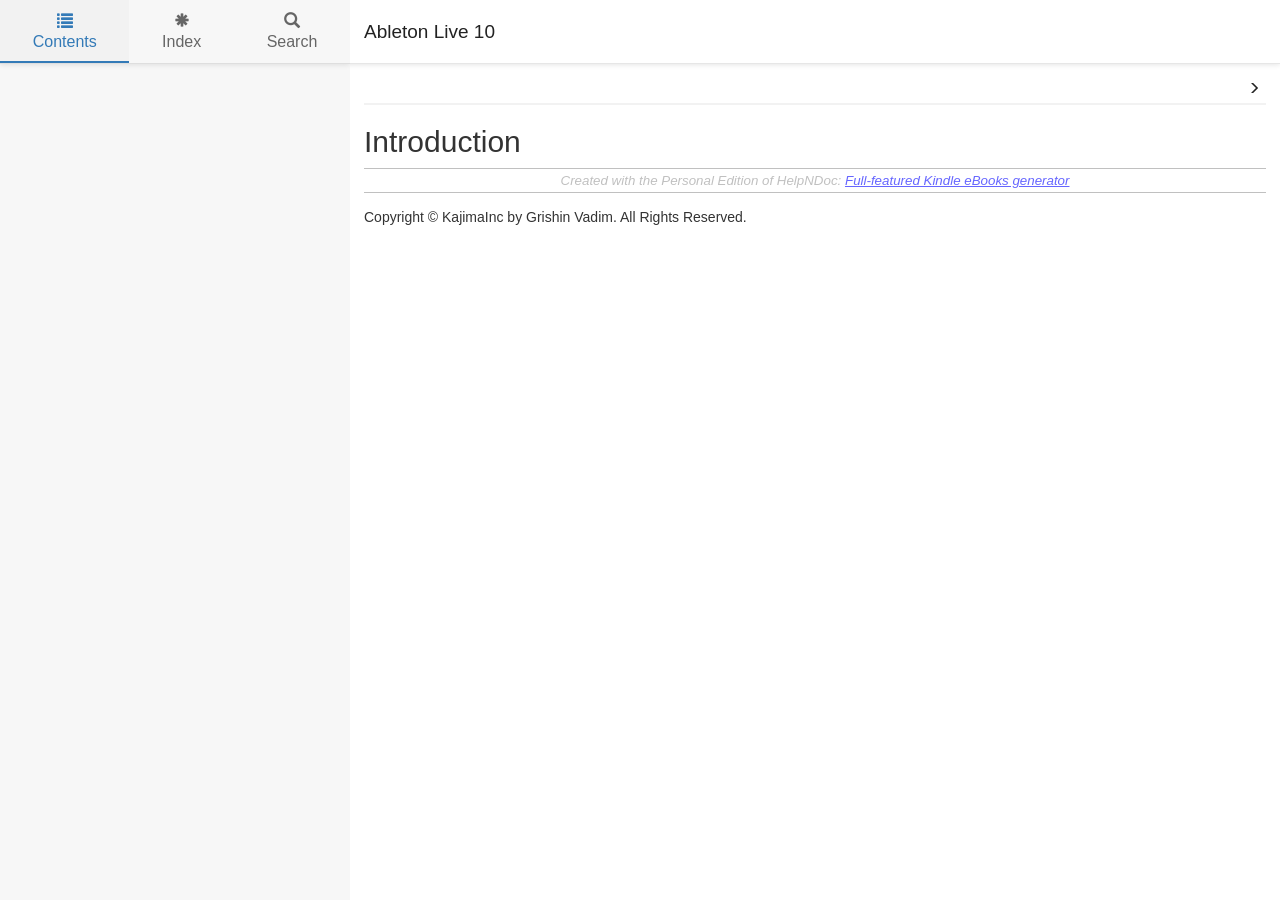
<file: context/0.html>
<!DOCTYPE html>
<html>

<head>
    <title>Redirecting to "Introduction"</title>
    <link rel="canonical" href="../Introduction.html" />
    <meta name="robots" content="noindex">
    <meta charset="utf-8" />
    <meta http-equiv="refresh" content="0; url=../Introduction.html" />
</head>

</html>
</file>
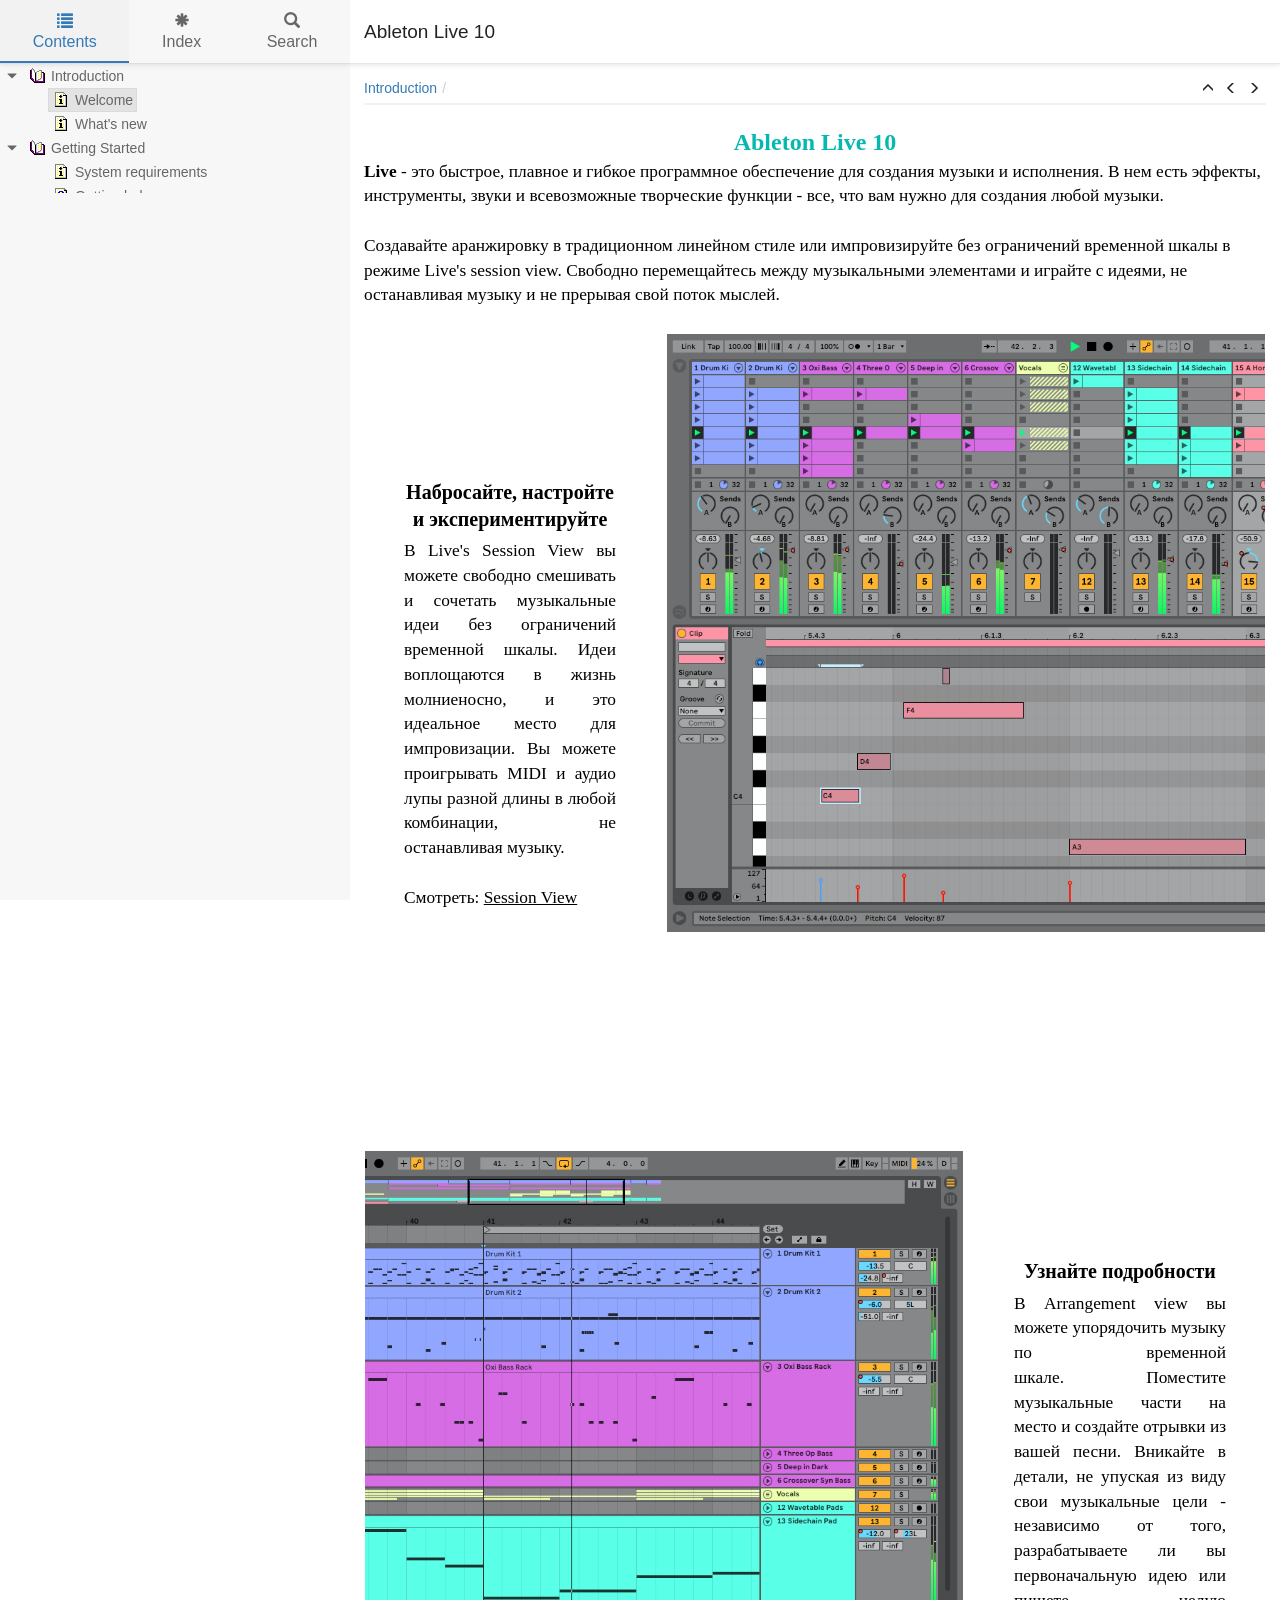
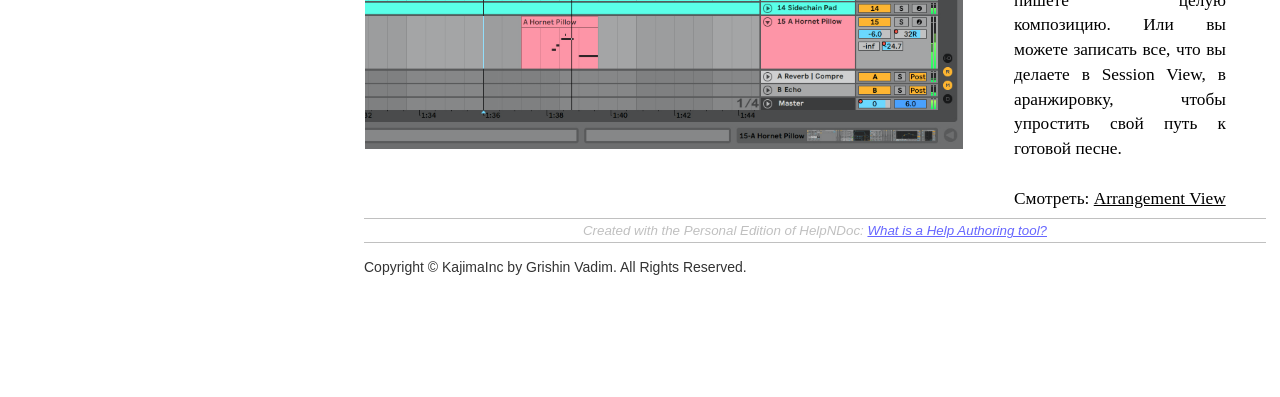
<file: context/1.html>
<!DOCTYPE html>
<html>

<head>
    <title>Redirecting to "Welcome"</title>
    <link rel="canonical" href="../Welcome.html" />
    <meta name="robots" content="noindex">
    <meta charset="utf-8" />
    <meta http-equiv="refresh" content="0; url=../Welcome.html" />
</head>

</html>
</file>
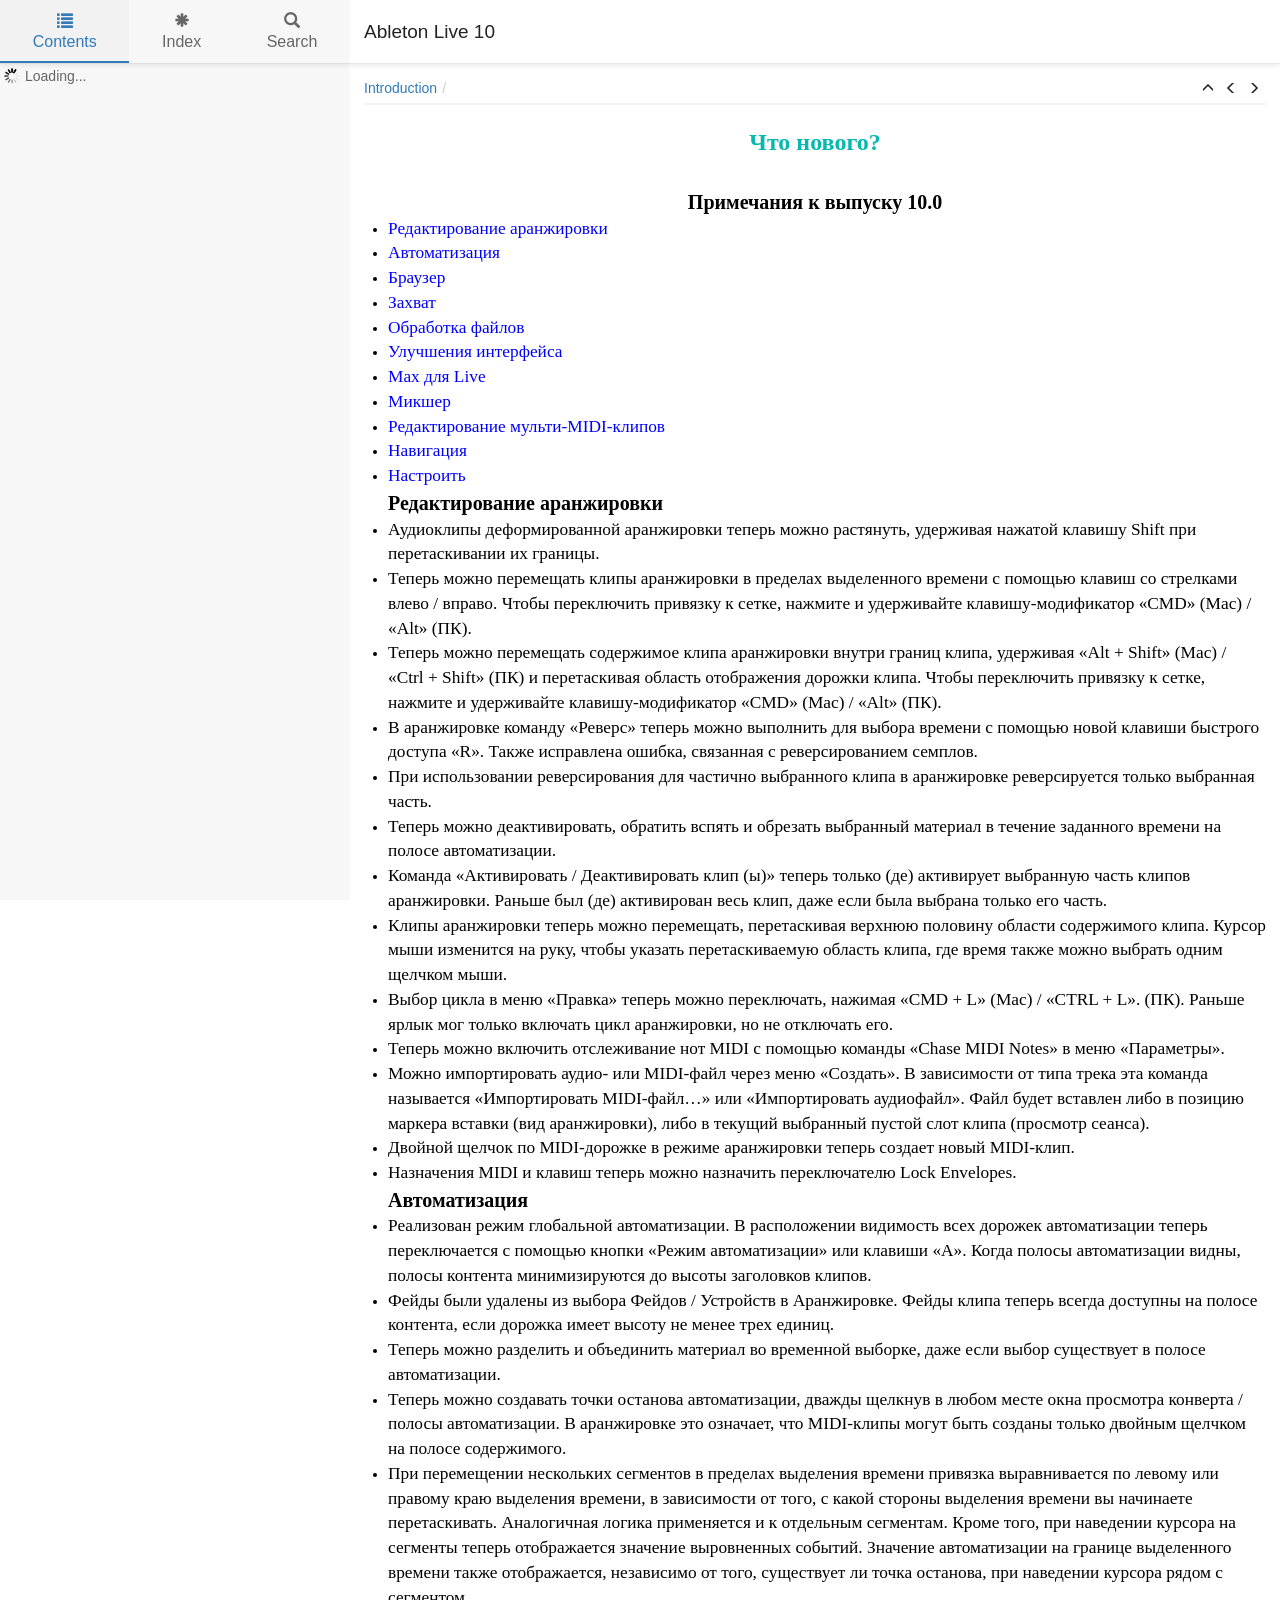
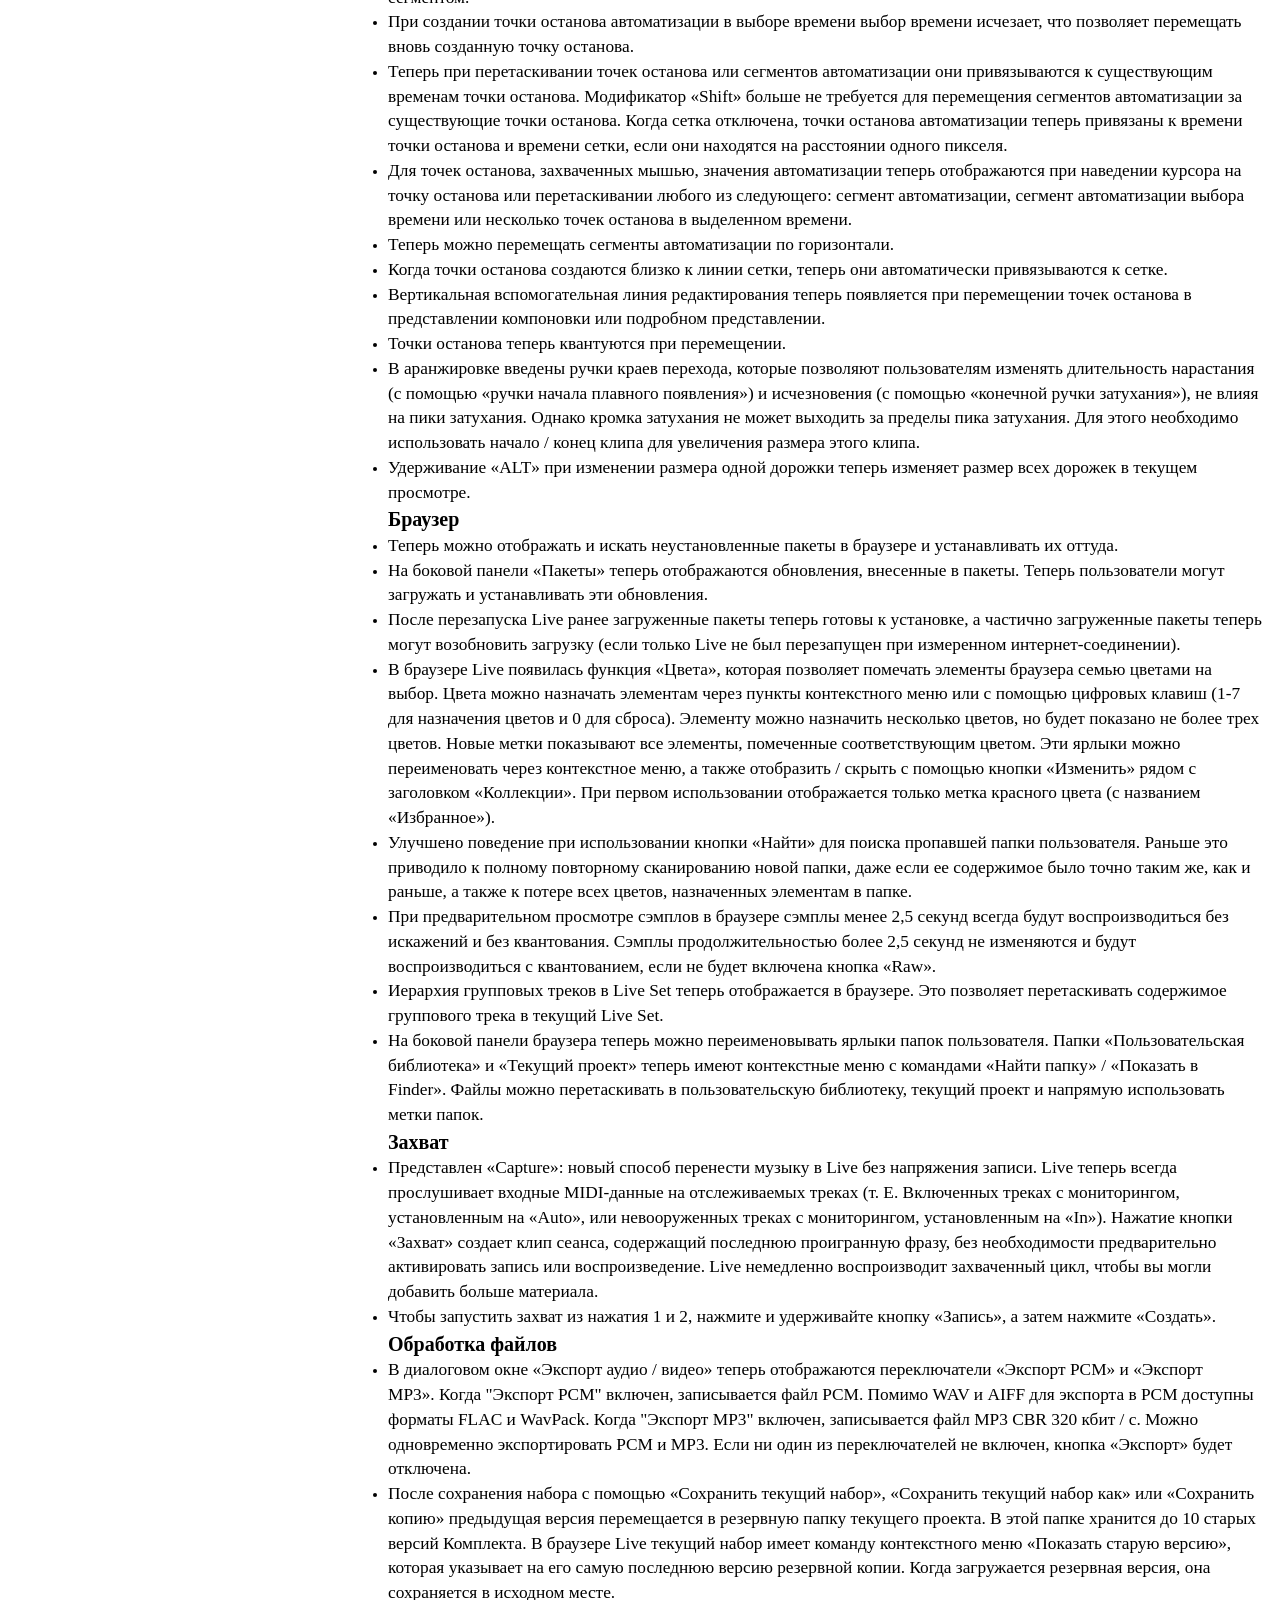
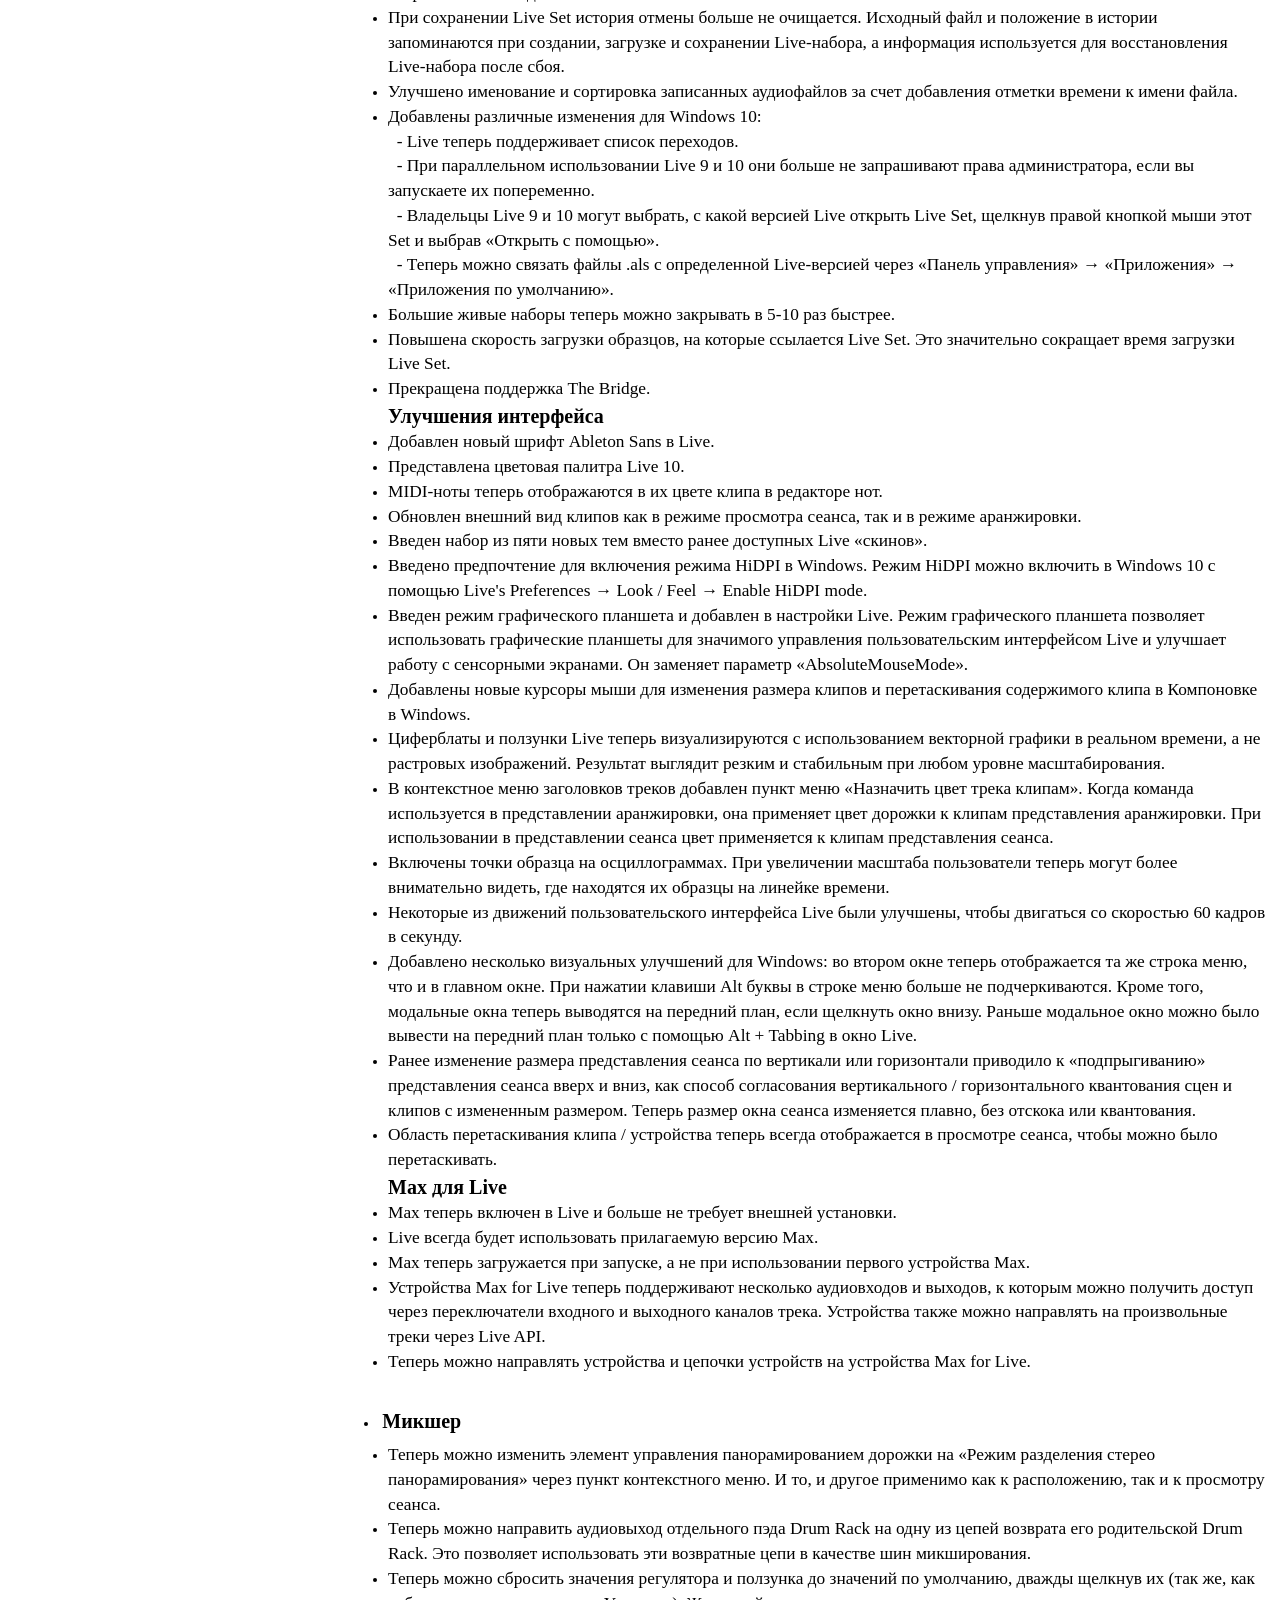
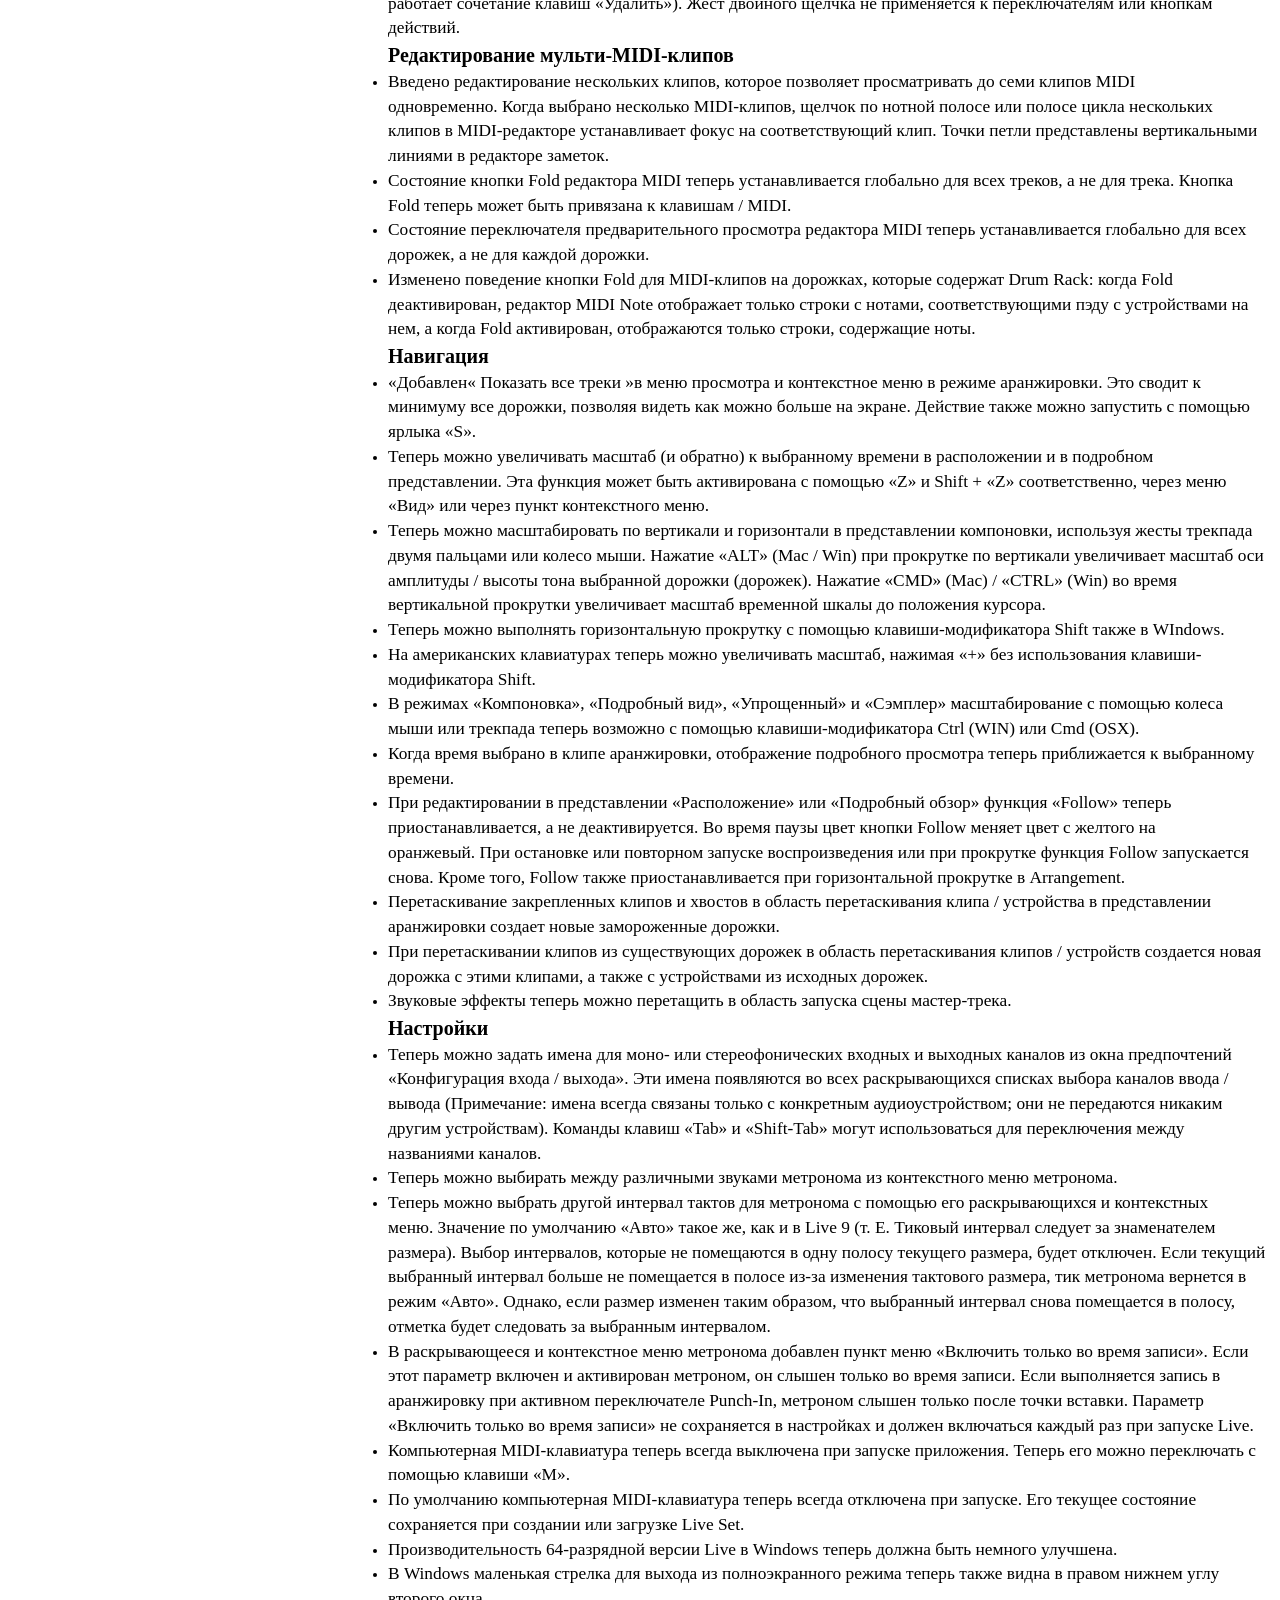
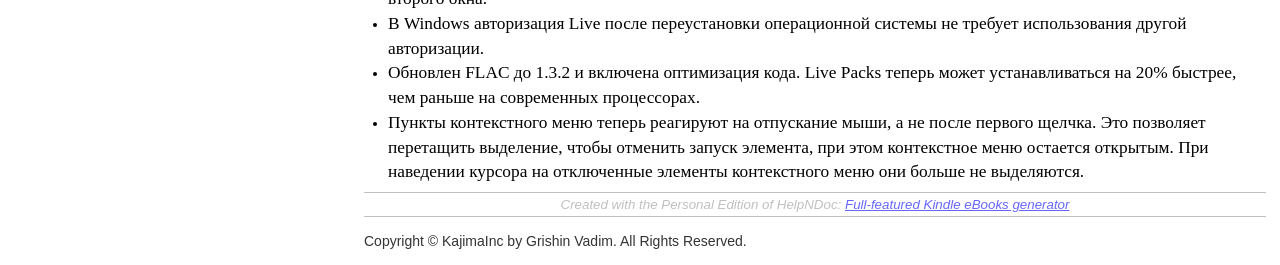
<file: context/2.html>
<!DOCTYPE html>
<html>

<head>
    <title>Redirecting to "What's new"</title>
    <link rel="canonical" href="../Whatsnew.html" />
    <meta name="robots" content="noindex">
    <meta charset="utf-8" />
    <meta http-equiv="refresh" content="0; url=../Whatsnew.html" />
</head>

</html>
</file>
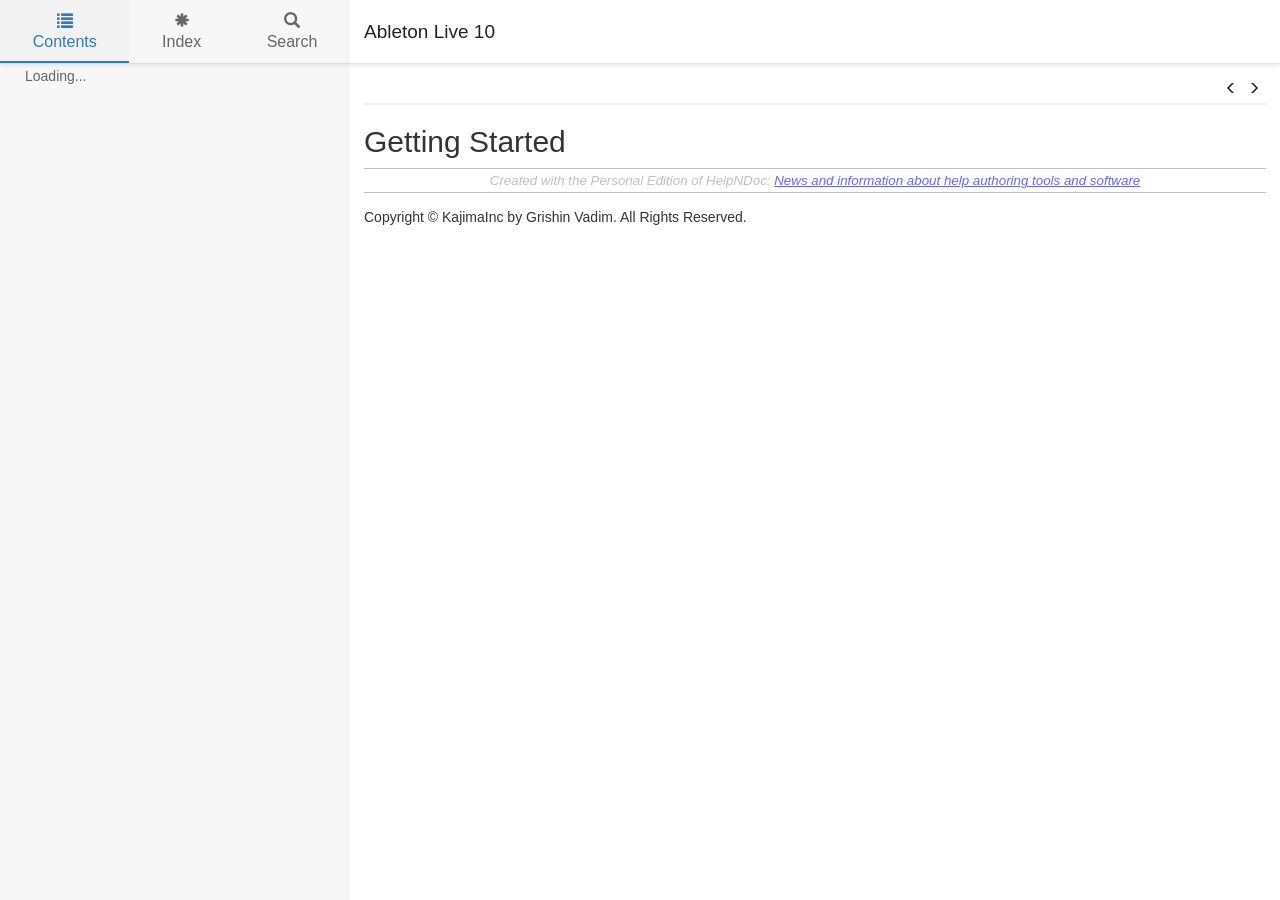
<file: context/3.html>
<!DOCTYPE html>
<html>

<head>
    <title>Redirecting to "Getting Started"</title>
    <link rel="canonical" href="../GettingStarted.html" />
    <meta name="robots" content="noindex">
    <meta charset="utf-8" />
    <meta http-equiv="refresh" content="0; url=../GettingStarted.html" />
</head>

</html>
</file>
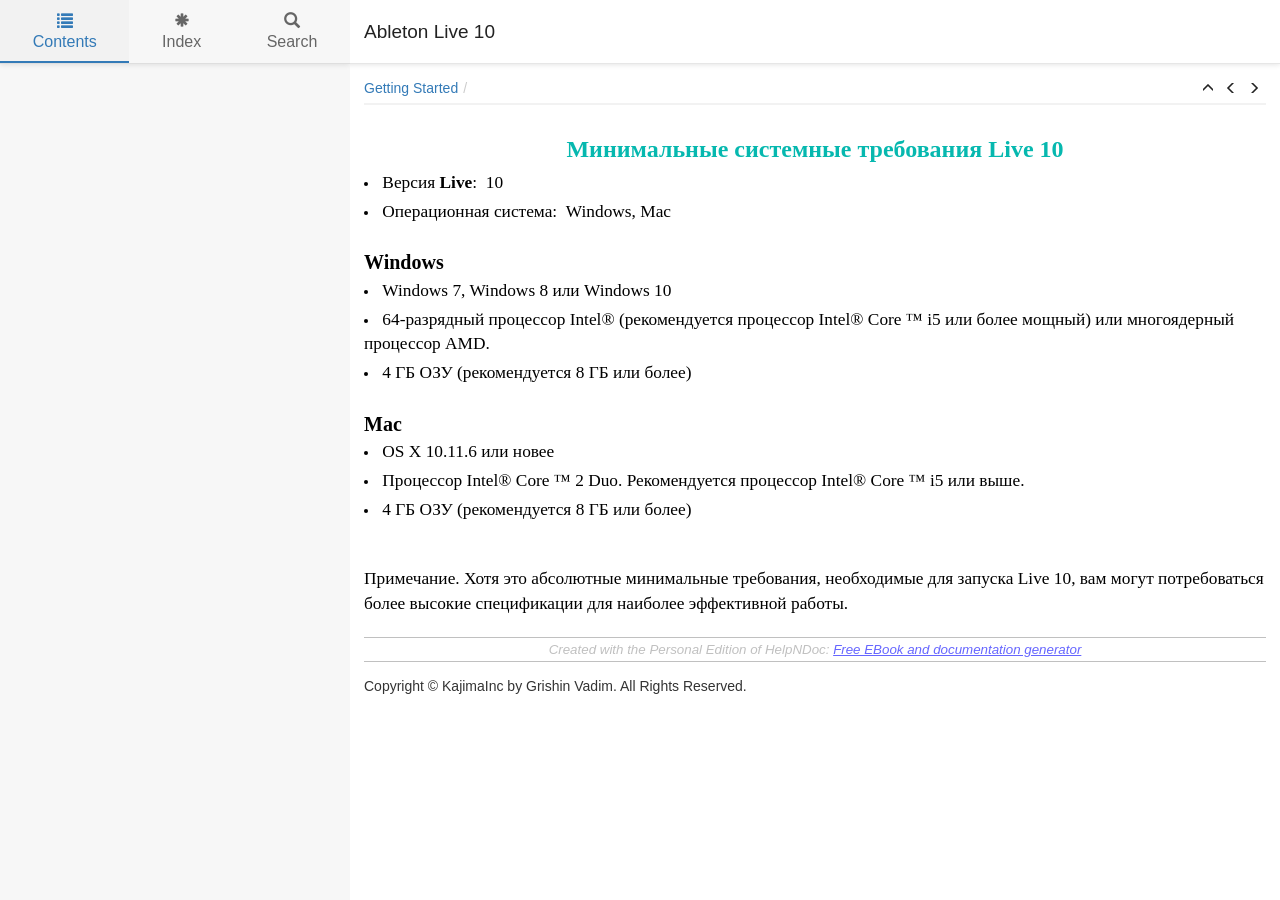
<file: context/4.html>
<!DOCTYPE html>
<html>

<head>
    <title>Redirecting to "System requirements"</title>
    <link rel="canonical" href="../Systemrequirements.html" />
    <meta name="robots" content="noindex">
    <meta charset="utf-8" />
    <meta http-equiv="refresh" content="0; url=../Systemrequirements.html" />
</head>

</html>
</file>
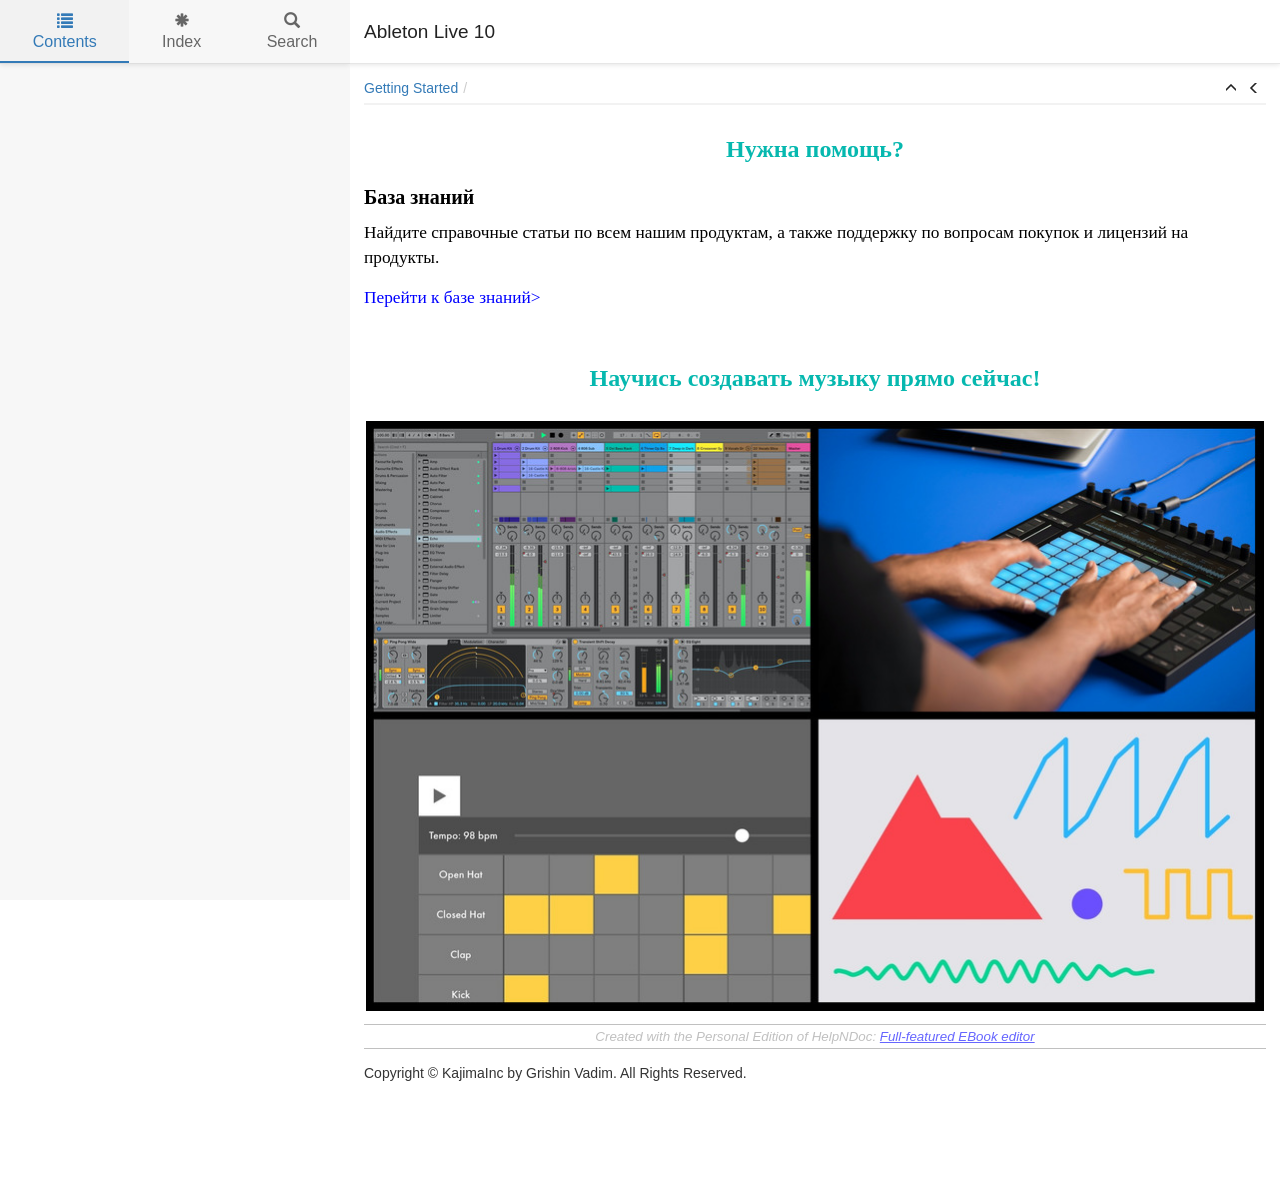
<file: context/5.html>
<!DOCTYPE html>
<html>

<head>
    <title>Redirecting to "Getting help"</title>
    <link rel="canonical" href="../Gettinghelp.html" />
    <meta name="robots" content="noindex">
    <meta charset="utf-8" />
    <meta http-equiv="refresh" content="0; url=../Gettinghelp.html" />
</head>

</html>
</file>
<file: css/hnd.content.css>
/* ========== Text Styles ========== */
hr { color: #000000}
.main-content, .main-content table span.rvts0 /* Normal text */
{
 font-size: 10pt;
 font-family: 'Arial', 'Helvetica', sans-serif;
 font-style: normal;
 font-weight: normal;
 color: #000000;
 text-decoration: none;
}
span.rvts1 /* Heading */
{
 font-weight: bold;
 color: #0000ff;
}
span.rvts2 /* Subheading */
{
 font-weight: bold;
 color: #000080;
}
span.rvts3 /* Keywords */
{
 font-style: italic;
 color: #800000;
}
a.rvts4, span.rvts4 /* Jump 1 */
{
 color: #008000;
 text-decoration: underline;
}
a.rvts5, span.rvts5 /* Jump 2 */
{
 color: #008000;
 text-decoration: underline;
}
span.rvts6 /* Font Style */
{
 font-family: 'Tahoma', 'Geneva', sans-serif;
 font-style: italic;
 color: #c0c0c0;
}
a.rvts7, span.rvts7 /* Font Style */
{
 font-family: 'Tahoma', 'Geneva', sans-serif;
 font-style: italic;
 color: #6666ff;
 text-decoration: underline;
}
span.rvts8
{
}
span.rvts9
{
 font-weight: bold;
 color: #0000ff;
}
span.rvts10
{
 font-weight: bold;
 color: #000080;
}
span.rvts11
{
 font-style: italic;
 color: #800000;
}
a.rvts12, span.rvts12
{
 color: #008000;
 text-decoration: underline;
}
span.rvts13
{
 font-size: 12pt;
 font-family: 'segoe ui';
 font-weight: bold;
 color: #000000;
}
span.rvts14
{
 font-size: 13pt;
 font-family: 'Segoe UI Light';
 color: #000000;
}
span.rvts15
{
 font-size: 13pt;
 font-family: 'Segoe UI Light';
 font-weight: bold;
 color: #000000;
}
span.rvts16
{
 font-size: 14pt;
 font-family: 'Segoe UI Light';
 color: #000000;
}
span.rvts17
{
 font-size: 15pt;
 font-family: 'Segoe UI Light';
 font-weight: bold;
 color: #000000;
}
span.rvts18
{
 font-size: 18pt;
 font-family: 'Segoe UI Light';
 font-weight: bold;
 color: #06b8af;
}
a.rvts19, span.rvts19
{
 font-size: 13pt;
 font-family: 'Segoe UI Light';
 color: #000000;
 text-decoration: underline;
}
span.rvts20
{
 font-size: 18pt;
 font-family: 'Segoe UI Light';
 font-weight: bold;
 color: #06b8af;
}
a.rvts21, span.rvts21
{
 font-size: 13pt;
 font-family: 'Segoe UI Light';
 color: #0000ff;
 text-decoration: none;
}
span.rvts22
{
 font-size: 13pt;
 font-family: 'Segoe UI Light';
}
/* ========== Para Styles ========== */
p,ul,ol /* Paragraph Style */
{
 text-align: left;
 text-indent: 0px;
 padding: 0px 0px 0px 0px;
 margin: 0px 0px 0px 0px;
}
.rvps1 /* Centered */
{
 text-align: center;
}
.rvps2 /* Paragraph Style */
{
 text-align: center;
 border-color: #c0c0c0;
 border-style: solid;
 border-width: 1px;
 border-right: none;
 border-left: none;
 padding: 2px 0px 2px 0px;
 margin: 7px 0px 7px 0px;
}
.rvps3
{
}
.rvps4
{
 text-align: center;
}
.rvps5
{
 text-align: left;
 text-indent: 0px;
 background: #ffffff;
 padding: 0px 0px 0px 0px;
 margin: 0px 0px 8px 0px;
}
.rvps6
{
 background: #ffffff;
 margin: 0px 500px 0px 0px;
}
.rvps7
{
 text-align: right;
 background: #ffffff;
}
.rvps8
{
 text-align: center;
 text-indent: 0px;
 background: #ffffff;
 padding: 0px 0px 0px 0px;
 margin: 0px 650px 8px 40px;
}
.rvps9
{
 text-align: justify;
 text-justify: inter-word;
 text-align-last: auto;
 background: #ffffff;
 margin: 0px 650px 0px 40px;
}
.rvps10
{
 text-align: center;
 text-indent: 0px;
 background: #ffffff;
 padding: 0px 0px 0px 0px;
 margin: 0px 40px 8px 650px;
}
.rvps11
{
 text-align: justify;
 text-justify: inter-word;
 text-align-last: auto;
 background: #ffffff;
 margin: 0px 40px 0px 650px;
}
.rvps12
{
 text-align: left;
 text-indent: 0px;
 background: #ffffff;
 padding: 0px 0px 0px 0px;
 margin: 0px 0px 11px 0px;
}
.rvps13
{
 background: #ffffff;
 margin: 0px 0px 0px 11px;
}
.rvps14
{
 text-align: left;
 text-indent: 0px;
 background: #ffffff;
 padding: 0px 0px 0px 0px;
 margin: 32px 0px 8px 0px;
}
.rvps15
{
 background: #ffffff;
 margin: 0px 0px 20px 0px;
}
.rvps16
{
 background: #ffffff;
 margin: 0px 0px 4px 11px;
}
.rvps17
{
 text-align: left;
 text-indent: 0px;
 background: #ffffff;
 padding: 0px 0px 0px 0px;
 margin: 24px 0px 4px 0px;
}
.rvps18
{
 text-align: center;
 text-indent: 0px;
 background: #ffffff;
 padding: 0px 0px 0px 0px;
 margin: 0px 0px 6px 0px;
}
.rvps19
{
 text-align: center;
 text-indent: 0px;
 padding: 0px 0px 0px 0px;
 margin: 0px 0px 12px 0px;
}
.rvps20
{
 text-align: left;
 text-indent: 0px;
 padding: 0px 0px 0px 0px;
 margin: 0px 0px 11px 0px;
}
.rvps21
{
 margin: 0px 0px 16px 0px;
}
.rvps22
{
}
.rvps23
{
 text-align: center;
}
/* ========== Lists ========== */
.list0 {text-indent: 0px; padding: 0; margin: 0 0 0 0px; list-style-position: inside;}
.list1 {text-indent: 0px; padding: 0; margin: 0 0 0 0px; list-style-position: inside; list-style-type: circle;}
.list2 {text-indent: 0px; padding: 0; margin: 0 0 0 0px; list-style-position: inside; list-style-type: square;}
.list3 {text-indent: 0px; padding: 0; margin: 0 0 0 24px; list-style-position: outside; list-style-type: disc;}
.list4 {text-indent: 0px; padding: 0; margin: 0 0 0 48px; list-style-position: outside; list-style-type: circle;}
.list5 {text-indent: 0px; padding: 0; margin: 0 0 0 48px; list-style-position: outside; list-style-type: square;}
.list6 {text-indent: 0px; padding: 0; margin: 0 0 0 48px; list-style-position: outside; list-style-type: disc;}
</file>
<file: vendors/bootstrap-3.4.1/css/ie10-viewport-bug-workaround.css>
/*!
 * IE10 viewport hack for Surface/desktop Windows 8 bug
 * Copyright 2014-2015 Twitter, Inc.
 * Licensed under MIT (https://github.com/twbs/bootstrap/blob/master/LICENSE)
 */

/*
 * See the Getting Started docs for more information:
 * http://getbootstrap.com/getting-started/#support-ie10-width
 */
@-webkit-viewport { width: device-width; }
@-moz-viewport    { width: device-width; }
@-ms-viewport     { width: device-width; }
@-o-viewport      { width: device-width; }
@viewport         { width: device-width; }
</file>
<file: vendors/jstree-3.3.7/themes/default/style.min.css>
.jstree-node,.jstree-children,.jstree-container-ul{display:block;margin:0;padding:0;list-style-type:none;list-style-image:none}.jstree-node{white-space:nowrap}.jstree-anchor{display:inline-block;color:black;white-space:nowrap;padding:0 4px 0 1px;margin:0;vertical-align:top}.jstree-anchor:focus{outline:0}.jstree-anchor,.jstree-anchor:link,.jstree-anchor:visited,.jstree-anchor:hover,.jstree-anchor:active{text-decoration:none;color:inherit}.jstree-icon{display:inline-block;text-decoration:none;margin:0;padding:0;vertical-align:top;text-align:center}.jstree-icon:empty{display:inline-block;text-decoration:none;margin:0;padding:0;vertical-align:top;text-align:center}.jstree-ocl{cursor:pointer}.jstree-leaf>.jstree-ocl{cursor:default}.jstree .jstree-open>.jstree-children{display:block}.jstree .jstree-closed>.jstree-children,.jstree .jstree-leaf>.jstree-children{display:none}.jstree-anchor>.jstree-themeicon{margin-right:2px}.jstree-no-icons .jstree-themeicon,.jstree-anchor>.jstree-themeicon-hidden{display:none}.jstree-hidden,.jstree-node.jstree-hidden{display:none}.jstree-rtl .jstree-anchor{padding:0 1px 0 4px}.jstree-rtl .jstree-anchor>.jstree-themeicon{margin-left:2px;margin-right:0}.jstree-rtl .jstree-node{margin-left:0}.jstree-rtl .jstree-container-ul>.jstree-node{margin-right:0}.jstree-wholerow-ul{position:relative;display:inline-block;min-width:100%}.jstree-wholerow-ul .jstree-leaf>.jstree-ocl{cursor:pointer}.jstree-wholerow-ul .jstree-anchor,.jstree-wholerow-ul .jstree-icon{position:relative}.jstree-wholerow-ul .jstree-wholerow{width:100%;cursor:pointer;position:absolute;left:0;-webkit-user-select:none;-moz-user-select:none;-ms-user-select:none;user-select:none}.jstree-contextmenu .jstree-anchor{-webkit-user-select:none;-webkit-touch-callout:none}.vakata-context{display:none}.vakata-context,.vakata-context ul{margin:0;padding:2px;position:absolute;background:#f5f5f5;border:1px solid #979797;box-shadow:2px 2px 2px #999999}.vakata-context ul{list-style:none;left:100%;margin-top:-2.7em;margin-left:-4px}.vakata-context .vakata-context-right ul{left:auto;right:100%;margin-left:auto;margin-right:-4px}.vakata-context li{list-style:none}.vakata-context li>a{display:block;padding:0 2em 0 2em;text-decoration:none;width:auto;color:black;white-space:nowrap;line-height:2.4em;text-shadow:1px 1px 0 white;border-radius:1px}.vakata-context li>a:hover{position:relative;background-color:#e8eff7;box-shadow:0 0 2px #0a6aa1}.vakata-context li>a.vakata-context-parent{background-image:url("[data-uri]");background-position:right center;background-repeat:no-repeat}.vakata-context li>a:focus{outline:0}.vakata-context .vakata-context-hover>a{position:relative;background-color:#e8eff7;box-shadow:0 0 2px #0a6aa1}.vakata-context .vakata-context-separator>a,.vakata-context .vakata-context-separator>a:hover{background:white;border:0;border-top:1px solid #e2e3e3;height:1px;min-height:1px;max-height:1px;padding:0;margin:0 0 0 2.4em;border-left:1px solid #e0e0e0;text-shadow:0 0 0 transparent;box-shadow:0 0 0 transparent;border-radius:0}.vakata-context .vakata-contextmenu-disabled a,.vakata-context .vakata-contextmenu-disabled a:hover{color:silver;background-color:transparent;border:0;box-shadow:0 0 0}.vakata-context .vakata-contextmenu-disabled>a>i{filter:grayscale(100%)}.vakata-context li>a>i{text-decoration:none;display:inline-block;width:2.4em;height:2.4em;background:transparent;margin:0 0 0 -2em;vertical-align:top;text-align:center;line-height:2.4em}.vakata-context li>a>i:empty{width:2.4em;line-height:2.4em}.vakata-context li>a .vakata-contextmenu-sep{display:inline-block;width:1px;height:2.4em;background:white;margin:0 .5em 0 0;border-left:1px solid #e2e3e3}.vakata-context .vakata-contextmenu-shortcut{font-size:.8em;color:silver;opacity:.5;display:none}.vakata-context-rtl ul{left:auto;right:100%;margin-left:auto;margin-right:-4px}.vakata-context-rtl li>a.vakata-context-parent{background-image:url("[data-uri]");background-position:left center;background-repeat:no-repeat}.vakata-context-rtl .vakata-context-separator>a{margin:0 2.4em 0 0;border-left:0;border-right:1px solid #e2e3e3}.vakata-context-rtl .vakata-context-left ul{right:auto;left:100%;margin-left:-4px;margin-right:auto}.vakata-context-rtl li>a>i{margin:0 -2em 0 0}.vakata-context-rtl li>a .vakata-contextmenu-sep{margin:0 0 0 .5em;border-left-color:white;background:#e2e3e3}#jstree-marker{position:absolute;top:0;left:0;margin:-5px 0 0 0;padding:0;border-right:0;border-top:5px solid transparent;border-bottom:5px solid transparent;border-left:5px solid;width:0;height:0;font-size:0;line-height:0}#jstree-dnd{line-height:16px;margin:0;padding:4px}#jstree-dnd .jstree-icon,#jstree-dnd .jstree-copy{display:inline-block;text-decoration:none;margin:0 2px 0 0;padding:0;width:16px;height:16px}#jstree-dnd .jstree-ok{background:green}#jstree-dnd .jstree-er{background:red}#jstree-dnd .jstree-copy{margin:0 2px 0 2px}.jstree-default .jstree-node,.jstree-default .jstree-icon{background-repeat:no-repeat;background-color:transparent}.jstree-default .jstree-anchor,.jstree-default .jstree-animated,.jstree-default .jstree-wholerow{transition:background-color .15s,box-shadow .15s}.jstree-default .jstree-hovered{background:#e7f4f9;border-radius:2px;box-shadow:inset 0 0 1px #cccccc}.jstree-default .jstree-context{background:#e7f4f9;border-radius:2px;box-shadow:inset 0 0 1px #cccccc}.jstree-default .jstree-clicked{background:#beebff;border-radius:2px;box-shadow:inset 0 0 1px #999999}.jstree-default .jstree-no-icons .jstree-anchor>.jstree-themeicon{display:none}.jstree-default .jstree-disabled{background:transparent;color:#666666}.jstree-default .jstree-disabled.jstree-hovered{background:transparent;box-shadow:none}.jstree-default .jstree-disabled.jstree-clicked{background:#efefef}.jstree-default .jstree-disabled>.jstree-icon{opacity:.8;filter:url("data:image/svg+xml;utf8,<svg xmlns=\'http://www.w3.org/2000/svg\'><filter id=\'jstree-grayscale\'><feColorMatrix type=\'matrix\' values=\'0.3333 0.3333 0.3333 0 0 0.3333 0.3333 0.3333 0 0 0.3333 0.3333 0.3333 0 0 0 0 0 1 0\'/></filter></svg>#jstree-grayscale");filter:gray;-webkit-filter:grayscale(100%)}.jstree-default .jstree-search{font-style:italic;color:#8b0000;font-weight:bold}.jstree-default .jstree-no-checkboxes .jstree-checkbox{display:none !important}.jstree-default.jstree-checkbox-no-clicked .jstree-clicked{background:transparent;box-shadow:none}.jstree-default.jstree-checkbox-no-clicked .jstree-clicked.jstree-hovered{background:#e7f4f9}.jstree-default.jstree-checkbox-no-clicked>.jstree-wholerow-ul .jstree-wholerow-clicked{background:transparent}.jstree-default.jstree-checkbox-no-clicked>.jstree-wholerow-ul .jstree-wholerow-clicked.jstree-wholerow-hovered{background:#e7f4f9}.jstree-default>.jstree-striped{min-width:100%;display:inline-block;background:url("[data-uri]") left top repeat}.jstree-default>.jstree-wholerow-ul .jstree-hovered,.jstree-default>.jstree-wholerow-ul .jstree-clicked{background:transparent;box-shadow:none;border-radius:0}.jstree-default .jstree-wholerow{-moz-box-sizing:border-box;-webkit-box-sizing:border-box;box-sizing:border-box}.jstree-default .jstree-wholerow-hovered{background:#e7f4f9}.jstree-default .jstree-wholerow-clicked{background:#beebff;background:-webkit-linear-gradient(top, #beebff 0, #a8e4ff 100%);background:linear-gradient(to bottom, #beebff 0, #a8e4ff 100%)}.jstree-default .jstree-node{min-height:24px;line-height:24px;margin-left:24px;min-width:24px}.jstree-default .jstree-anchor{line-height:24px;height:24px}.jstree-default .jstree-icon{width:24px;height:24px;line-height:24px}.jstree-default .jstree-icon:empty{width:24px;height:24px;line-height:24px}.jstree-default.jstree-rtl .jstree-node{margin-right:24px}.jstree-default .jstree-wholerow{height:24px}.jstree-default .jstree-node,.jstree-default .jstree-icon{background-image:url("32px.png")}.jstree-default .jstree-node{background-position:-292px -4px;background-repeat:repeat-y}.jstree-default .jstree-last{background:transparent}.jstree-default .jstree-open>.jstree-ocl{background-position:-132px -4px}.jstree-default .jstree-closed>.jstree-ocl{background-position:-100px -4px}.jstree-default .jstree-leaf>.jstree-ocl{background-position:-68px -4px}.jstree-default .jstree-themeicon{background-position:-260px -4px}.jstree-default>.jstree-no-dots .jstree-node,.jstree-default>.jstree-no-dots .jstree-leaf>.jstree-ocl{background:transparent}.jstree-default>.jstree-no-dots .jstree-open>.jstree-ocl{background-position:-36px -4px}.jstree-default>.jstree-no-dots .jstree-closed>.jstree-ocl{background-position:-4px -4px}.jstree-default .jstree-disabled{background:transparent}.jstree-default .jstree-disabled.jstree-hovered{background:transparent}.jstree-default .jstree-disabled.jstree-clicked{background:#efefef}.jstree-default .jstree-checkbox{background-position:-164px -4px}.jstree-default .jstree-checkbox:hover{background-position:-164px -36px}.jstree-default.jstree-checkbox-selection .jstree-clicked>.jstree-checkbox,.jstree-default .jstree-checked>.jstree-checkbox{background-position:-228px -4px}.jstree-default.jstree-checkbox-selection .jstree-clicked>.jstree-checkbox:hover,.jstree-default .jstree-checked>.jstree-checkbox:hover{background-position:-228px -36px}.jstree-default .jstree-anchor>.jstree-undetermined{background-position:-196px -4px}.jstree-default .jstree-anchor>.jstree-undetermined:hover{background-position:-196px -36px}.jstree-default .jstree-checkbox-disabled{opacity:.8;filter:url("data:image/svg+xml;utf8,<svg xmlns=\'http://www.w3.org/2000/svg\'><filter id=\'jstree-grayscale\'><feColorMatrix type=\'matrix\' values=\'0.3333 0.3333 0.3333 0 0 0.3333 0.3333 0.3333 0 0 0.3333 0.3333 0.3333 0 0 0 0 0 1 0\'/></filter></svg>#jstree-grayscale");filter:gray;-webkit-filter:grayscale(100%)}.jstree-default>.jstree-striped{background-size:auto 48px}.jstree-default.jstree-rtl .jstree-node{background-image:url("[data-uri]");background-position:100% 1px;background-repeat:repeat-y}.jstree-default.jstree-rtl .jstree-last{background:transparent}.jstree-default.jstree-rtl .jstree-open>.jstree-ocl{background-position:-132px -36px}.jstree-default.jstree-rtl .jstree-closed>.jstree-ocl{background-position:-100px -36px}.jstree-default.jstree-rtl .jstree-leaf>.jstree-ocl{background-position:-68px -36px}.jstree-default.jstree-rtl>.jstree-no-dots .jstree-node,.jstree-default.jstree-rtl>.jstree-no-dots .jstree-leaf>.jstree-ocl{background:transparent}.jstree-default.jstree-rtl>.jstree-no-dots .jstree-open>.jstree-ocl{background-position:-36px -36px}.jstree-default.jstree-rtl>.jstree-no-dots .jstree-closed>.jstree-ocl{background-position:-4px -36px}.jstree-default .jstree-themeicon-custom{background-color:transparent;background-image:none;background-position:0 0}.jstree-default>.jstree-container-ul .jstree-loading>.jstree-ocl{background:url("throbber.gif") center center no-repeat}.jstree-default .jstree-file{background:url("32px.png") -100px -68px no-repeat}.jstree-default .jstree-folder{background:url("32px.png") -260px -4px no-repeat}.jstree-default>.jstree-container-ul>.jstree-node{margin-left:0;margin-right:0}#jstree-dnd.jstree-default{line-height:24px;padding:0 4px}#jstree-dnd.jstree-default .jstree-ok,#jstree-dnd.jstree-default .jstree-er{background-image:url("32px.png");background-repeat:no-repeat;background-color:transparent}#jstree-dnd.jstree-default i{background:transparent;width:24px;height:24px;line-height:24px}#jstree-dnd.jstree-default .jstree-ok{background-position:-4px -68px}#jstree-dnd.jstree-default .jstree-er{background-position:-36px -68px}.jstree-default .jstree-ellipsis{overflow:hidden}.jstree-default .jstree-ellipsis .jstree-anchor{width:calc(100% - 29px);text-overflow:ellipsis;overflow:hidden}.jstree-default.jstree-rtl .jstree-node{background-image:url("[data-uri]")}.jstree-default.jstree-rtl .jstree-last{background:transparent}.jstree-default-small .jstree-node{min-height:18px;line-height:18px;margin-left:18px;min-width:18px}.jstree-default-small .jstree-anchor{line-height:18px;height:18px}.jstree-default-small .jstree-icon{width:18px;height:18px;line-height:18px}.jstree-default-small .jstree-icon:empty{width:18px;height:18px;line-height:18px}.jstree-default-small.jstree-rtl .jstree-node{margin-right:18px}.jstree-default-small .jstree-wholerow{height:18px}.jstree-default-small .jstree-node,.jstree-default-small .jstree-icon{background-image:url("32px.png")}.jstree-default-small .jstree-node{background-position:-295px -7px;background-repeat:repeat-y}.jstree-default-small .jstree-last{background:transparent}.jstree-default-small .jstree-open>.jstree-ocl{background-position:-135px -7px}.jstree-default-small .jstree-closed>.jstree-ocl{background-position:-103px -7px}.jstree-default-small .jstree-leaf>.jstree-ocl{background-position:-71px -7px}.jstree-default-small .jstree-themeicon{background-position:-263px -7px}.jstree-default-small>.jstree-no-dots .jstree-node,.jstree-default-small>.jstree-no-dots .jstree-leaf>.jstree-ocl{background:transparent}.jstree-default-small>.jstree-no-dots .jstree-open>.jstree-ocl{background-position:-39px -7px}.jstree-default-small>.jstree-no-dots .jstree-closed>.jstree-ocl{background-position:-7px -7px}.jstree-default-small .jstree-disabled{background:transparent}.jstree-default-small .jstree-disabled.jstree-hovered{background:transparent}.jstree-default-small .jstree-disabled.jstree-clicked{background:#efefef}.jstree-default-small .jstree-checkbox{background-position:-167px -7px}.jstree-default-small .jstree-checkbox:hover{background-position:-167px -39px}.jstree-default-small.jstree-checkbox-selection .jstree-clicked>.jstree-checkbox,.jstree-default-small .jstree-checked>.jstree-checkbox{background-position:-231px -7px}.jstree-default-small.jstree-checkbox-selection .jstree-clicked>.jstree-checkbox:hover,.jstree-default-small .jstree-checked>.jstree-checkbox:hover{background-position:-231px -39px}.jstree-default-small .jstree-anchor>.jstree-undetermined{background-position:-199px -7px}.jstree-default-small .jstree-anchor>.jstree-undetermined:hover{background-position:-199px -39px}.jstree-default-small .jstree-checkbox-disabled{opacity:.8;filter:url("data:image/svg+xml;utf8,<svg xmlns=\'http://www.w3.org/2000/svg\'><filter id=\'jstree-grayscale\'><feColorMatrix type=\'matrix\' values=\'0.3333 0.3333 0.3333 0 0 0.3333 0.3333 0.3333 0 0 0.3333 0.3333 0.3333 0 0 0 0 0 1 0\'/></filter></svg>#jstree-grayscale");filter:gray;-webkit-filter:grayscale(100%)}.jstree-default-small>.jstree-striped{background-size:auto 36px}.jstree-default-small.jstree-rtl .jstree-node{background-image:url("[data-uri]");background-position:100% 1px;background-repeat:repeat-y}.jstree-default-small.jstree-rtl .jstree-last{background:transparent}.jstree-default-small.jstree-rtl .jstree-open>.jstree-ocl{background-position:-135px -39px}.jstree-default-small.jstree-rtl .jstree-closed>.jstree-ocl{background-position:-103px -39px}.jstree-default-small.jstree-rtl .jstree-leaf>.jstree-ocl{background-position:-71px -39px}.jstree-default-small.jstree-rtl>.jstree-no-dots .jstree-node,.jstree-default-small.jstree-rtl>.jstree-no-dots .jstree-leaf>.jstree-ocl{background:transparent}.jstree-default-small.jstree-rtl>.jstree-no-dots .jstree-open>.jstree-ocl{background-position:-39px -39px}.jstree-default-small.jstree-rtl>.jstree-no-dots .jstree-closed>.jstree-ocl{background-position:-7px -39px}.jstree-default-small .jstree-themeicon-custom{background-color:transparent;background-image:none;background-position:0 0}.jstree-default-small>.jstree-container-ul .jstree-loading>.jstree-ocl{background:url("throbber.gif") center center no-repeat}.jstree-default-small .jstree-file{background:url("32px.png") -103px -71px no-repeat}.jstree-default-small .jstree-folder{background:url("32px.png") -263px -7px no-repeat}.jstree-default-small>.jstree-container-ul>.jstree-node{margin-left:0;margin-right:0}#jstree-dnd.jstree-default-small{line-height:18px;padding:0 4px}#jstree-dnd.jstree-default-small .jstree-ok,#jstree-dnd.jstree-default-small .jstree-er{background-image:url("32px.png");background-repeat:no-repeat;background-color:transparent}#jstree-dnd.jstree-default-small i{background:transparent;width:18px;height:18px;line-height:18px}#jstree-dnd.jstree-default-small .jstree-ok{background-position:-7px -71px}#jstree-dnd.jstree-default-small .jstree-er{background-position:-39px -71px}.jstree-default-small .jstree-ellipsis{overflow:hidden}.jstree-default-small .jstree-ellipsis .jstree-anchor{width:calc(100% - 23px);text-overflow:ellipsis;overflow:hidden}.jstree-default-small.jstree-rtl .jstree-node{background-image:url("[data-uri]")}.jstree-default-small.jstree-rtl .jstree-last{background:transparent}.jstree-default-large .jstree-node{min-height:32px;line-height:32px;margin-left:32px;min-width:32px}.jstree-default-large .jstree-anchor{line-height:32px;height:32px}.jstree-default-large .jstree-icon{width:32px;height:32px;line-height:32px}.jstree-default-large .jstree-icon:empty{width:32px;height:32px;line-height:32px}.jstree-default-large.jstree-rtl .jstree-node{margin-right:32px}.jstree-default-large .jstree-wholerow{height:32px}.jstree-default-large .jstree-node,.jstree-default-large .jstree-icon{background-image:url("32px.png")}.jstree-default-large .jstree-node{background-position:-288px 0;background-repeat:repeat-y}.jstree-default-large .jstree-last{background:transparent}.jstree-default-large .jstree-open>.jstree-ocl{background-position:-128px 0}.jstree-default-large .jstree-closed>.jstree-ocl{background-position:-96px 0}.jstree-default-large .jstree-leaf>.jstree-ocl{background-position:-64px 0}.jstree-default-large .jstree-themeicon{background-position:-256px 0}.jstree-default-large>.jstree-no-dots .jstree-node,.jstree-default-large>.jstree-no-dots .jstree-leaf>.jstree-ocl{background:transparent}.jstree-default-large>.jstree-no-dots .jstree-open>.jstree-ocl{background-position:-32px 0}.jstree-default-large>.jstree-no-dots .jstree-closed>.jstree-ocl{background-position:0 0}.jstree-default-large .jstree-disabled{background:transparent}.jstree-default-large .jstree-disabled.jstree-hovered{background:transparent}.jstree-default-large .jstree-disabled.jstree-clicked{background:#efefef}.jstree-default-large .jstree-checkbox{background-position:-160px 0}.jstree-default-large .jstree-checkbox:hover{background-position:-160px -32px}.jstree-default-large.jstree-checkbox-selection .jstree-clicked>.jstree-checkbox,.jstree-default-large .jstree-checked>.jstree-checkbox{background-position:-224px 0}.jstree-default-large.jstree-checkbox-selection .jstree-clicked>.jstree-checkbox:hover,.jstree-default-large .jstree-checked>.jstree-checkbox:hover{background-position:-224px -32px}.jstree-default-large .jstree-anchor>.jstree-undetermined{background-position:-192px 0}.jstree-default-large .jstree-anchor>.jstree-undetermined:hover{background-position:-192px -32px}.jstree-default-large .jstree-checkbox-disabled{opacity:.8;filter:url("data:image/svg+xml;utf8,<svg xmlns=\'http://www.w3.org/2000/svg\'><filter id=\'jstree-grayscale\'><feColorMatrix type=\'matrix\' values=\'0.3333 0.3333 0.3333 0 0 0.3333 0.3333 0.3333 0 0 0.3333 0.3333 0.3333 0 0 0 0 0 1 0\'/></filter></svg>#jstree-grayscale");filter:gray;-webkit-filter:grayscale(100%)}.jstree-default-large>.jstree-striped{background-size:auto 64px}.jstree-default-large.jstree-rtl .jstree-node{background-image:url("[data-uri]");background-position:100% 1px;background-repeat:repeat-y}.jstree-default-large.jstree-rtl .jstree-last{background:transparent}.jstree-default-large.jstree-rtl .jstree-open>.jstree-ocl{background-position:-128px -32px}.jstree-default-large.jstree-rtl .jstree-closed>.jstree-ocl{background-position:-96px -32px}.jstree-default-large.jstree-rtl .jstree-leaf>.jstree-ocl{background-position:-64px -32px}.jstree-default-large.jstree-rtl>.jstree-no-dots .jstree-node,.jstree-default-large.jstree-rtl>.jstree-no-dots .jstree-leaf>.jstree-ocl{background:transparent}.jstree-default-large.jstree-rtl>.jstree-no-dots .jstree-open>.jstree-ocl{background-position:-32px -32px}.jstree-default-large.jstree-rtl>.jstree-no-dots .jstree-closed>.jstree-ocl{background-position:0 -32px}.jstree-default-large .jstree-themeicon-custom{background-color:transparent;background-image:none;background-position:0 0}.jstree-default-large>.jstree-container-ul .jstree-loading>.jstree-ocl{background:url("throbber.gif") center center no-repeat}.jstree-default-large .jstree-file{background:url("32px.png") -96px -64px no-repeat}.jstree-default-large .jstree-folder{background:url("32px.png") -256px 0 no-repeat}.jstree-default-large>.jstree-container-ul>.jstree-node{margin-left:0;margin-right:0}#jstree-dnd.jstree-default-large{line-height:32px;padding:0 4px}#jstree-dnd.jstree-default-large .jstree-ok,#jstree-dnd.jstree-default-large .jstree-er{background-image:url("32px.png");background-repeat:no-repeat;background-color:transparent}#jstree-dnd.jstree-default-large i{background:transparent;width:32px;height:32px;line-height:32px}#jstree-dnd.jstree-default-large .jstree-ok{background-position:0 -64px}#jstree-dnd.jstree-default-large .jstree-er{background-position:-32px -64px}.jstree-default-large .jstree-ellipsis{overflow:hidden}.jstree-default-large .jstree-ellipsis .jstree-anchor{width:calc(100% - 37px);text-overflow:ellipsis;overflow:hidden}.jstree-default-large.jstree-rtl .jstree-node{background-image:url("[data-uri]")}.jstree-default-large.jstree-rtl .jstree-last{background:transparent}@media (max-width:768px){#jstree-dnd.jstree-dnd-responsive{line-height:40px;font-weight:bold;font-size:1.1em;text-shadow:1px 1px white}#jstree-dnd.jstree-dnd-responsive>i{background:transparent;width:40px;height:40px}#jstree-dnd.jstree-dnd-responsive>.jstree-ok{background-image:url("40px.png");background-position:0 -200px;background-size:120px 240px}#jstree-dnd.jstree-dnd-responsive>.jstree-er{background-image:url("40px.png");background-position:-40px -200px;background-size:120px 240px}#jstree-marker.jstree-dnd-responsive{border-left-width:10px;border-top-width:10px;border-bottom-width:10px;margin-top:-10px}}@media (max-width:768px){.jstree-default-responsive .jstree-icon{background-image:url("40px.png")}.jstree-default-responsive .jstree-node,.jstree-default-responsive .jstree-leaf>.jstree-ocl{background:transparent}.jstree-default-responsive .jstree-node{min-height:40px;line-height:40px;margin-left:40px;min-width:40px;white-space:nowrap}.jstree-default-responsive .jstree-anchor{line-height:40px;height:40px}.jstree-default-responsive .jstree-icon,.jstree-default-responsive .jstree-icon:empty{width:40px;height:40px;line-height:40px}.jstree-default-responsive>.jstree-container-ul>.jstree-node{margin-left:0}.jstree-default-responsive.jstree-rtl .jstree-node{margin-left:0;margin-right:40px;background:transparent}.jstree-default-responsive.jstree-rtl .jstree-container-ul>.jstree-node{margin-right:0}.jstree-default-responsive .jstree-ocl,.jstree-default-responsive .jstree-themeicon,.jstree-default-responsive .jstree-checkbox{background-size:120px 240px}.jstree-default-responsive .jstree-leaf>.jstree-ocl,.jstree-default-responsive.jstree-rtl .jstree-leaf>.jstree-ocl{background:transparent}.jstree-default-responsive .jstree-open>.jstree-ocl{background-position:0 0 !important}.jstree-default-responsive .jstree-closed>.jstree-ocl{background-position:0 -40px !important}.jstree-default-responsive.jstree-rtl .jstree-closed>.jstree-ocl{background-position:-40px 0 !important}.jstree-default-responsive .jstree-themeicon{background-position:-40px -40px}.jstree-default-responsive .jstree-checkbox,.jstree-default-responsive .jstree-checkbox:hover{background-position:-40px -80px}.jstree-default-responsive.jstree-checkbox-selection .jstree-clicked>.jstree-checkbox,.jstree-default-responsive.jstree-checkbox-selection .jstree-clicked>.jstree-checkbox:hover,.jstree-default-responsive .jstree-checked>.jstree-checkbox,.jstree-default-responsive .jstree-checked>.jstree-checkbox:hover{background-position:0 -80px}.jstree-default-responsive .jstree-anchor>.jstree-undetermined,.jstree-default-responsive .jstree-anchor>.jstree-undetermined:hover{background-position:0 -120px}.jstree-default-responsive .jstree-anchor{font-weight:bold;font-size:1.1em;text-shadow:1px 1px white}.jstree-default-responsive>.jstree-striped{background:transparent}.jstree-default-responsive .jstree-wholerow{border-top:1px solid rgba(255,255,255,0.7);border-bottom:1px solid rgba(64,64,64,0.2);background:#ebebeb;height:40px}.jstree-default-responsive .jstree-wholerow-hovered{background:#e7f4f9}.jstree-default-responsive .jstree-wholerow-clicked{background:#beebff}.jstree-default-responsive .jstree-children .jstree-last>.jstree-wholerow{box-shadow:inset 0 -6px 3px -5px #666666}.jstree-default-responsive .jstree-children .jstree-open>.jstree-wholerow{box-shadow:inset 0 6px 3px -5px #666666;border-top:0}.jstree-default-responsive .jstree-children .jstree-open+.jstree-open{box-shadow:none}.jstree-default-responsive .jstree-node,.jstree-default-responsive .jstree-icon,.jstree-default-responsive .jstree-node>.jstree-ocl,.jstree-default-responsive .jstree-themeicon,.jstree-default-responsive .jstree-checkbox{background-image:url("40px.png");background-size:120px 240px}.jstree-default-responsive .jstree-node{background-position:-80px 0;background-repeat:repeat-y}.jstree-default-responsive .jstree-last{background:transparent}.jstree-default-responsive .jstree-leaf>.jstree-ocl{background-position:-40px -120px}.jstree-default-responsive .jstree-last>.jstree-ocl{background-position:-40px -160px}.jstree-default-responsive .jstree-themeicon-custom{background-color:transparent;background-image:none;background-position:0 0}.jstree-default-responsive .jstree-file{background:url("40px.png") 0 -160px no-repeat;background-size:120px 240px}.jstree-default-responsive .jstree-folder{background:url("40px.png") -40px -40px no-repeat;background-size:120px 240px}.jstree-default-responsive>.jstree-container-ul>.jstree-node{margin-left:0;margin-right:0}}
</file>
<file: css/layout.min.css>
/*!
 * HelpNDoc HTML template
 * Copyright (C) IBE Software - All rights reserved.
 * Can only be used in documentation generated by HelpNDoc: http://www.helpndoc.com
 */.unselectable{-moz-user-select:-moz-none;-khtml-user-select:none;-webkit-user-select:none;-ms-user-select:none;user-select:none}.element-invisible{position:absolute !important;clip:rect(1px, 1px, 1px, 1px);overflow:hidden;height:1px}body{background-color:#fff}@media screen and (max-width: 768px){body.sm-nav-expanded{overflow:hidden}}@media screen and (max-width: 768px){body.sm-nav-expanded nav{left:0;opacity:1}}@media screen and (max-width: 768px){body.sm-nav-expanded .mask{visibility:visible;opacity:0.5}}@media screen and (max-width: 768px){body.sm-nav-expanded .header-up nav{margin-top:0}}@media screen and (min-width: 769px){body.md-nav-expanded div#main{margin-left:350px}}@media screen and (min-width: 769px){body.md-nav-expanded header{padding-left:364px}}@media screen and (min-width: 769px){body.md-nav-expanded nav{left:0;opacity:1}}a{color:#337ab7;text-decoration:none}a:focus,a:hover{color:#285f8f;text-decoration:underline}header{background-color:#fff;border-bottom:1px solid #d9d9d9;box-shadow:0 1px 5px rgba(0,0,0,0.1);padding:10px 14px;position:fixed;top:0;left:0;right:0;height:64px;min-height:64px;z-index:2;display:flex;flex-wrap:nowrap;align-content:flex-start;align-items:center}@media screen and (max-width: 768px){header.slideUp.headroom--not-bottom{box-shadow:none;top:-64px}}header .hnd-toggle{background-color:transparent;border-color:transparent;margin-right:10px;padding:9px}@media screen and (min-width: 769px){header .hnd-toggle{display:none}}header .hnd-toggle .icon-bar{background-color:#666;display:block;width:22px;height:2px;border-radius:1px}header .hnd-toggle .icon-bar+.icon-bar{margin-top:4px}header h1{margin:0;flex-grow:1;font-size:19px;font-weight:500;line-height:normal;overflow:hidden;text-overflow:ellipsis;white-space:nowrap}header .logo{margin-left:10px;max-height:44px}nav{background-color:#f7f7f7;border:0;opacity:0;position:fixed;top:0;left:-350px;bottom:0;width:350px;z-index:3;overflow:hidden;display:flex;flex-direction:column;flex-wrap:nowrap}@media screen and (max-width: 768px){nav{box-shadow:1px 0 5px rgba(0,0,0,0.1);left:-90%;width:90% !important;margin-top:0;z-index:5}}nav .tab-tabs{border-bottom:1px solid #d9d9d9;box-shadow:0 1px 5px rgba(0,0,0,0.1);display:flex;justify-content:space-around;align-items:stretch;height:64px;min-height:64px;margin:0;padding:0}nav .tab-tabs .hnd-toggle{background-color:#eaeaea;margin:0 16px 0 14px;padding:6px 13px}nav .tab-tabs .hnd-toggle:hover{background-color:#f7f7f7}@media screen and (min-width: 769px){nav .tab-tabs .hnd-toggle{display:none}}nav .tab-tabs li{font-size:16px;height:100%;list-style:none;overflow:hidden;position:relative;text-align:center;float:none;margin-bottom:0}nav .tab-tabs li a{min-height:100%;display:flex;flex-direction:column;justify-content:center;align-items:center;align-content:stretch;text-overflow:ellipsis;cursor:pointer !important;border:0 !important;border-color:transparent !important;border-radius:0 !important;margin:0 !important;padding:0 !important;line-height:initial !important}nav .tab-tabs li .glyphicon{margin-bottom:5px}nav .tab-tabs li#nav-close{align-self:center;height:auto;min-width:70px}@media screen and (min-width: 769px){nav .tab-tabs li#nav-close{min-width:0}}nav .tab-tabs li+li{flex-grow:1}nav .tab-tabs>li>a,nav .tab-tabs>li.active>a,nav .tab-tabs>li.active>a:focus,nav .tab-tabs>li.active>a:hover{color:#666}nav .tab-tabs>li.active>a{background-color:#ddd;color:#337ab7}nav .tab-tabs>li>a:focus,nav .tab-tabs>li>a:hover,nav .tab-tabs>li.active>a:focus,nav .tab-tabs>li.active>a:hover{background-color:#eaeaea;color:#337ab7}nav .tab-tabs>li.tab::after{content:"";background:#337ab7;height:2px;position:absolute;width:100%;left:0;bottom:0;transform:scale(0)}nav .tab-tabs>li.tab.active::after,nav .tab-tabs>li.tab:hover::after{transform:scale(1)}nav .tab-tabs>li.active>a{background-color:#f2f2f2}nav .tab-content{flex-grow:1;overflow:auto}nav .search-input{margin:7px}@media screen and (max-width: 768px){nav .search-input #input-search{font-size:16px}}nav #search-info{border-left:2px solid #ddd;display:none;margin:7px;padding:5px}@media screen and (max-width: 768px){nav #search-info{font-size:16px}}.mask{background-color:#000;visibility:hidden;opacity:0;position:fixed;top:0;left:0;right:0;bottom:0;z-index:4}div#main{margin:64px 0 0 0;z-index:1}div#main>article{padding:14px}div#main>article mark{background-color:#ffff7b;padding:0}div#main>article .navigation{border-bottom:2px solid #f2f2f2;display:flex;margin-bottom:20px}div#main>article .navigation:empty{border:0}div#main>article .navigation .breadcrumb{background-color:transparent;border-radius:0;flex-grow:1;margin-bottom:0;padding:0 0 5px 0}div#main>article .navigation .breadcrumb>li::after{padding:0 5px;color:#d9d9d9;content:"/"}div#main>article .navigation .breadcrumb>li+li::before{content:none;padding:0}div#main>article .navigation .nav-arrows{flex-shrink:0;margin-bottom:4px}div#main>article .navigation .nav-arrows a{border:0;background-color:transparent;color:#333;padding:1px 6px}div#main>article .navigation .nav-arrows a:hover,div#main>article .navigation .nav-arrows a:focus:hover{color:#337ab7}div#main>article #topic_footer{margin-top:14px}#topic-content{padding:0}#topic-content table{border-collapse:separate}#topic-content img{max-width:100%;height:auto;vertical-align:baseline}.jstree .jstree-anchor{text-shadow:inherit}.jstree .jstree-node .jstree-clicked{background:#ddd;border-color:#aaa}.jstree .jstree-node .jstree-hovered{background:#eaeaea;border-color:#b7b7b7}.jstree .jstree-node.jstree-closed>.jstree-icon.jstree-ocl,.jstree .jstree-node.jstree-open>.jstree-icon.jstree-ocl{background-color:transparent;background-image:none;background-position:0 0}.jstree .jstree-node.jstree-closed>.jstree-icon.jstree-ocl:before,.jstree .jstree-node.jstree-open>.jstree-icon.jstree-ocl:before{content:"\e250";color:#666;font-family:'Glyphicons Halflings';font-style:normal;font-size:10px}@media screen and (max-width: 768px){.jstree .jstree-node.jstree-closed>.jstree-icon.jstree-ocl:before,.jstree .jstree-node.jstree-open>.jstree-icon.jstree-ocl:before{font-size:16px}}.jstree .jstree-node.jstree-closed>.jstree-icon.jstree-ocl:hover:before,.jstree .jstree-node.jstree-open>.jstree-icon.jstree-ocl:hover:before{color:#337ab7}.jstree .jstree-node.jstree-open>.jstree-icon.jstree-ocl:before{content:"\e252"}.jstree .jstree-node.jstree-open>.jstree-anchor>.icon-default{background:transparent url(../vendors/helpndoc-5/icons/1.png) no-repeat center center !important}.jstree .jstree-node.jstree-closed>.jstree-anchor>.icon-default{background:transparent url(../vendors/helpndoc-5/icons/0.png) no-repeat center center !important}.jstree .jstree-node .icon-default{background:transparent url(../vendors/helpndoc-5/icons/8.png) no-repeat center center !important}.jstree .jstree-node .icon-0{background:transparent url(../vendors/helpndoc-5/icons/0.png) no-repeat center center !important}.jstree .jstree-node .icon-1{background:transparent url(../vendors/helpndoc-5/icons/1.png) no-repeat center center !important}.jstree .jstree-node .icon-2{background:transparent url(../vendors/helpndoc-5/icons/2.png) no-repeat center center !important}.jstree .jstree-node .icon-3{background:transparent url(../vendors/helpndoc-5/icons/3.png) no-repeat center center !important}.jstree .jstree-node .icon-4{background:transparent url(../vendors/helpndoc-5/icons/4.png) no-repeat center center !important}.jstree .jstree-node .icon-5{background:transparent url(../vendors/helpndoc-5/icons/5.png) no-repeat center center !important}.jstree .jstree-node .icon-6{background:transparent url(../vendors/helpndoc-5/icons/6.png) no-repeat center center !important}.jstree .jstree-node .icon-7{background:transparent url(../vendors/helpndoc-5/icons/7.png) no-repeat center center !important}.jstree .jstree-node .icon-8{background:transparent url(../vendors/helpndoc-5/icons/8.png) no-repeat center center !important}.jstree .jstree-node .icon-9{background:transparent url(../vendors/helpndoc-5/icons/9.png) no-repeat center center !important}.jstree .jstree-node .icon-10{background:transparent url(../vendors/helpndoc-5/icons/10.png) no-repeat center center !important}.jstree .jstree-node .icon-11{background:transparent url(../vendors/helpndoc-5/icons/11.png) no-repeat center center !important}.jstree .jstree-node .icon-12{background:transparent url(../vendors/helpndoc-5/icons/12.png) no-repeat center center !important}.jstree .jstree-node .icon-13{background:transparent url(../vendors/helpndoc-5/icons/13.png) no-repeat center center !important}.jstree .jstree-node .icon-14{background:transparent url(../vendors/helpndoc-5/icons/14.png) no-repeat center center !important}.jstree .jstree-node .icon-15{background:transparent url(../vendors/helpndoc-5/icons/15.png) no-repeat center center !important}.jstree .jstree-node .icon-16{background:transparent url(../vendors/helpndoc-5/icons/16.png) no-repeat center center !important}.jstree .jstree-node .icon-17{background:transparent url(../vendors/helpndoc-5/icons/17.png) no-repeat center center !important}.jstree .jstree-node .icon-18{background:transparent url(../vendors/helpndoc-5/icons/18.png) no-repeat center center !important}.jstree .jstree-node .icon-19{background:transparent url(../vendors/helpndoc-5/icons/19.png) no-repeat center center !important}.jstree .jstree-node .icon-20{background:transparent url(../vendors/helpndoc-5/icons/20.png) no-repeat center center !important}.jstree .jstree-node .icon-21{background:transparent url(../vendors/helpndoc-5/icons/21.png) no-repeat center center !important}.jstree .jstree-node .icon-22{background:transparent url(../vendors/helpndoc-5/icons/22.png) no-repeat center center !important}.jstree .jstree-node .icon-23{background:transparent url(../vendors/helpndoc-5/icons/23.png) no-repeat center center !important}.jstree .jstree-node .icon-24{background:transparent url(../vendors/helpndoc-5/icons/24.png) no-repeat center center !important}.jstree .jstree-node .icon-25{background:transparent url(../vendors/helpndoc-5/icons/25.png) no-repeat center center !important}.jstree .jstree-node .icon-26{background:transparent url(../vendors/helpndoc-5/icons/26.png) no-repeat center center !important}.jstree .jstree-node .icon-27{background:transparent url(../vendors/helpndoc-5/icons/27.png) no-repeat center center !important}.jstree .jstree-node .icon-28{background:transparent url(../vendors/helpndoc-5/icons/28.png) no-repeat center center !important}.jstree .jstree-node .icon-29{background:transparent url(../vendors/helpndoc-5/icons/29.png) no-repeat center center !important}.jstree .jstree-node .icon-30{background:transparent url(../vendors/helpndoc-5/icons/30.png) no-repeat center center !important}.jstree .jstree-node .icon-31{background:transparent url(../vendors/helpndoc-5/icons/31.png) no-repeat center center !important}.jstree .jstree-node .icon-32{background:transparent url(../vendors/helpndoc-5/icons/32.png) no-repeat center center !important}.jstree .jstree-node .icon-33{background:transparent url(../vendors/helpndoc-5/icons/33.png) no-repeat center center !important}.jstree .jstree-node .icon-34{background:transparent url(../vendors/helpndoc-5/icons/34.png) no-repeat center center !important}.jstree .jstree-node .icon-35{background:transparent url(../vendors/helpndoc-5/icons/35.png) no-repeat center center !important}.jstree .jstree-node .icon-36{background:transparent url(../vendors/helpndoc-5/icons/36.png) no-repeat center center !important}.jstree .jstree-node .icon-37{background:transparent url(../vendors/helpndoc-5/icons/37.png) no-repeat center center !important}.jstree .jstree-node .icon-38{background:transparent url(../vendors/helpndoc-5/icons/38.png) no-repeat center center !important}.jstree .jstree-node .icon-39{background:transparent url(../vendors/helpndoc-5/icons/39.png) no-repeat center center !important}.jstree .jstree-node .icon-40{background:transparent url(../vendors/helpndoc-5/icons/40.png) no-repeat center center !important}.jstree .jstree-node .icon-41{background:transparent url(../vendors/helpndoc-5/icons/41.png) no-repeat center center !important}.modal-body .relative-list{margin:0;padding:5px}.modal-body .relative-list li{list-style:none;margin:0;padding:0}@media screen and (max-width: 768px){.modal-body .relative-list li{font-size:1.1em;font-weight:700}}.modal-body .relative-list li a{color:#333;display:block;padding:5px}@media screen and (max-width: 768px){.modal-body .relative-list li a{padding:10px}}.modal-body .relative-list li a:hover{background-color:#f2f2f2;text-decoration:none}
</file>
<file: css/effects.min.css>
/*!
 * HelpNDoc HTML template
 * Copyright (C) IBE Software - All rights reserved.
 * Can only be used in documentation generated by HelpNDoc: http://www.helpndoc.com
 */header{transition:top 0.3s ease, padding-left 0.3s ease}div#main{transition:margin-left 0.3s ease}nav{transition:left 0.3s ease, margin-top 0.3s ease, opacity 0.3s ease}.mask{transition:visibility 0s, opacity 0.3s ease}.tab-tabs>li::after{transition:transform 250ms ease 0s}
</file>
<file: css/theme-light-blue.min.css>
/*!
 * HelpNDoc HTML template
 * Copyright (C) IBE Software - All rights reserved.
 * Can only be used in documentation generated by HelpNDoc: http://www.helpndoc.com
 */a{color:#337ab7}a:focus,a:hover{color:#22527b}header{background-color:#fff;border-bottom-color:#e6e6e6;color:#222}header .hnd-toggle .icon-bar{background-color:#6f6f6f}header .hnd-toggle.active,header .hnd-toggle:active,header .hnd-toggle.focus,header .hnd-toggle:focus,header .hnd-toggle:active:focus,header .hnd-toggle:hover{background-color:#f5f5f5;border-color:#dbdbdb}header .hnd-toggle.active .icon-bar,header .hnd-toggle:active .icon-bar,header .hnd-toggle.focus .icon-bar,header .hnd-toggle:focus .icon-bar,header .hnd-toggle:active:focus .icon-bar,header .hnd-toggle:hover .icon-bar{background-color:#337ab7}nav{background-color:#f7f7f7}nav .tab-tabs{border-bottom-color:#dedede}nav .tab-tabs .hnd-toggle{background-color:#f2f2f2;border-color:#dedede;color:#666}nav .tab-tabs .hnd-toggle.active,nav .tab-tabs .hnd-toggle:active,nav .tab-tabs .hnd-toggle.focus,nav .tab-tabs .hnd-toggle:focus,nav .tab-tabs .hnd-toggle:active:focus,nav .tab-tabs .hnd-toggle:hover{background-color:#ededed;border-color:#d3d3d3;color:#337ab7}nav .tab-tabs>li>a,nav .tab-tabs>li.active>a,nav .tab-tabs>li.active>a:focus,nav .tab-tabs>li.active>a:hover{color:#666}nav .tab-tabs>li.active>a{background-color:#f2f2f2;color:#337ab7}nav .tab-tabs>li>a:focus,nav .tab-tabs>li>a:hover,nav .tab-tabs>li.active>a:focus,nav .tab-tabs>li.active>a:hover{background-color:#ededed;color:#337ab7}nav .tab-tabs>li.tab::after{background:#337ab7}nav #search-info{border-left-color:#666;color:#666}.jstree .jstree-anchor{color:#666}.jstree .jstree-node .jstree-clicked{background-color:#e3e3e3;border-color:#d6d6d6}.jstree .jstree-node .jstree-hovered{background-color:#d8d8d8;border-color:#ccc}.jstree .jstree-node.jstree-closed>.jstree-icon.jstree-ocl:before,.jstree .jstree-node.jstree-open>.jstree-icon.jstree-ocl:before{color:#666}.jstree .jstree-node.jstree-closed>.jstree-icon.jstree-ocl:hover:before,.jstree .jstree-node.jstree-open>.jstree-icon.jstree-ocl:hover:before{color:#337ab7}div#main>article .navigation{border-bottom-color:#f2f2f2}div#main>article .navigation .breadcrumb>li::after{color:#ccc}div#main>article .navigation .nav-arrows a{color:#222}div#main>article .navigation .nav-arrows a:hover,div#main>article .navigation .nav-arrows a:focus:hover{color:#337ab7}
</file>
<file: css/print.min.css>
/*!
 * HelpNDoc HTML template
 * Copyright (C) IBE Software - All rights reserved.
 * Can only be used in documentation generated by HelpNDoc: http://www.helpndoc.com
 */header,nav,footer{display:none}div#main{margin:0}div#main>article .navigation{border-bottom:1px solid #aaa}div#main>article .navigation .nav-arrows{display:none}
</file>
